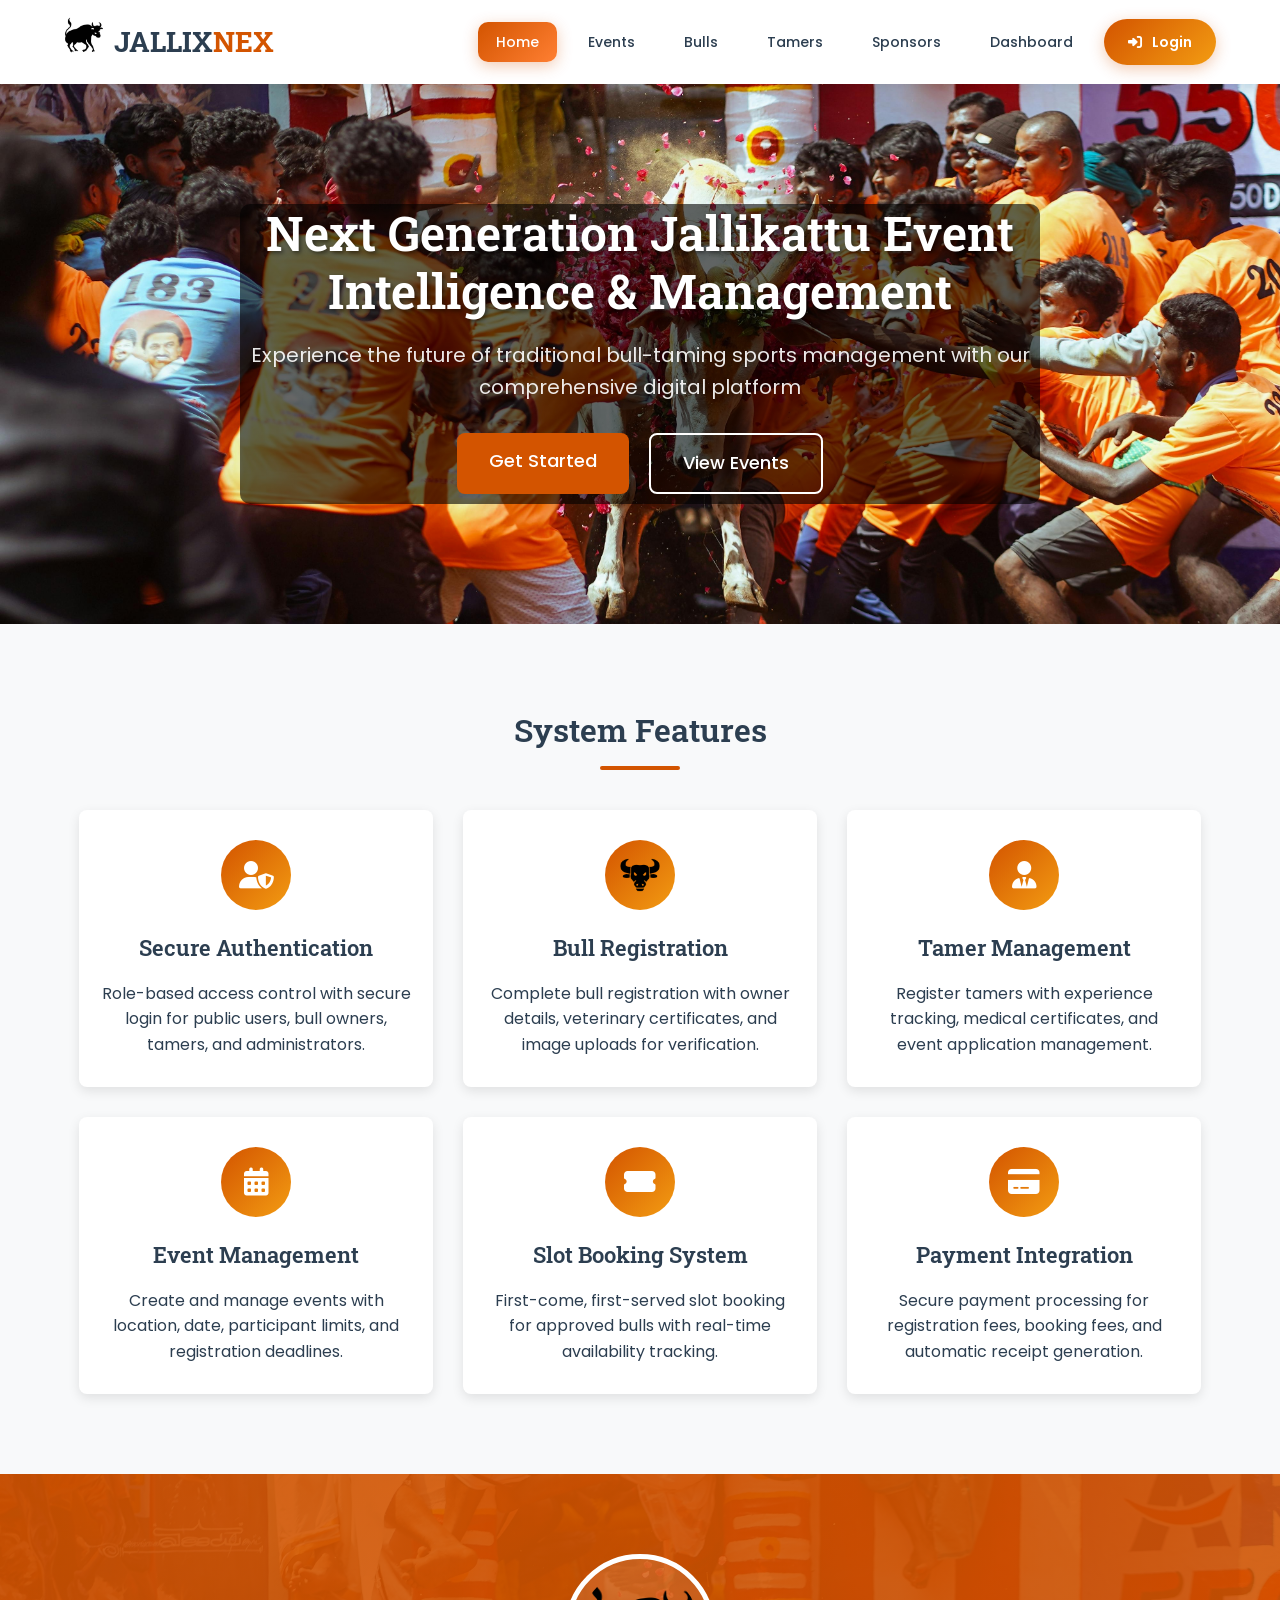
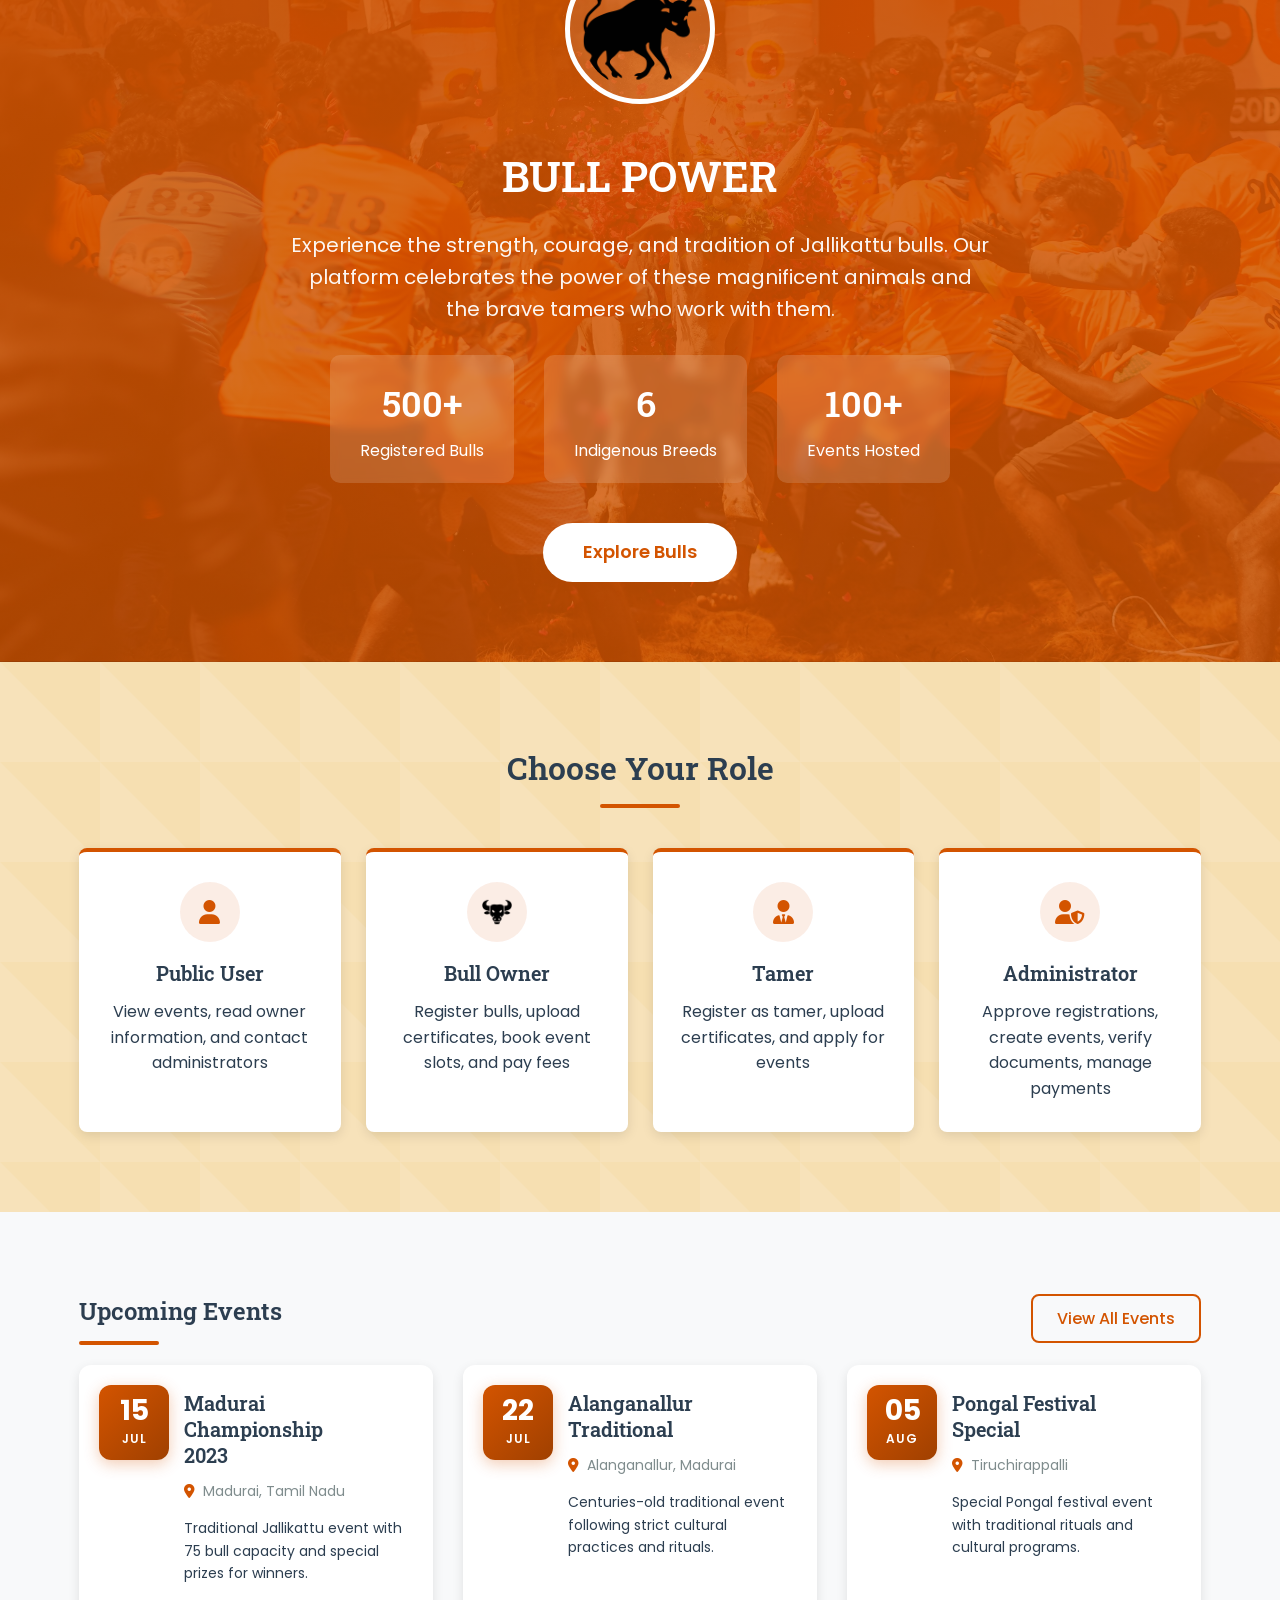
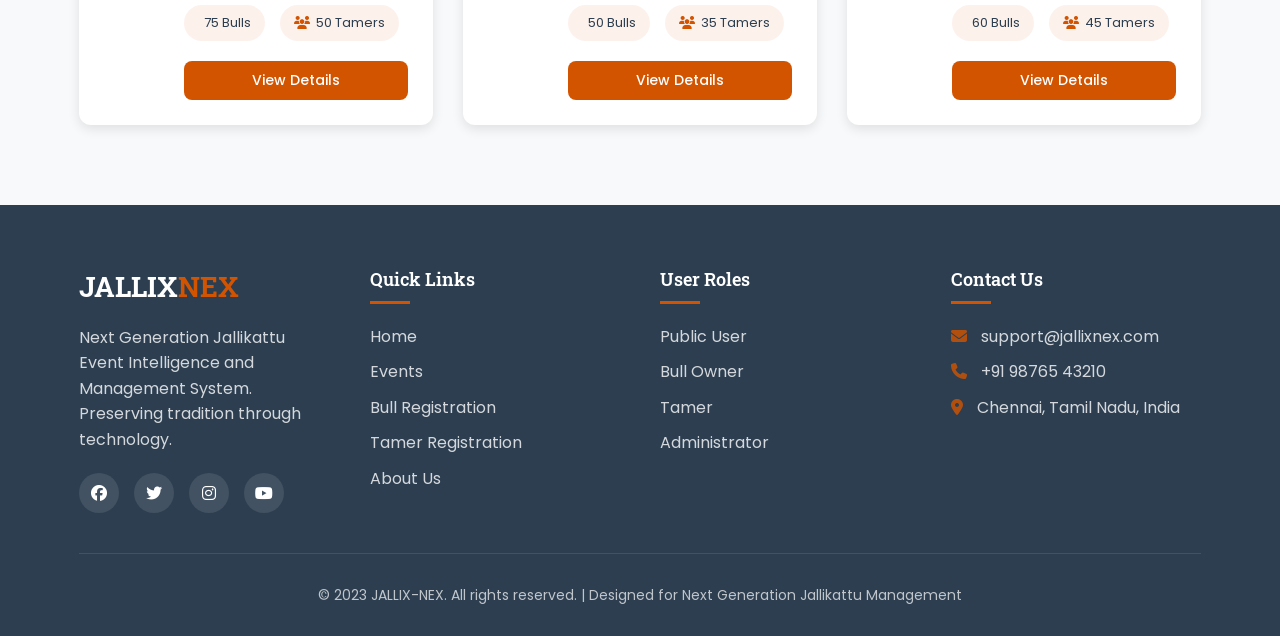
<file: index.html>
<!DOCTYPE html>
<html lang="en">
<head>
    <meta charset="UTF-8">
    <meta name="viewport" content="width=device-width, initial-scale=1.0">
    <title>JALLIX-NEX | Next Generation Jallikattu Management</title>
    <link rel="stylesheet" href="https://cdnjs.cloudflare.com/ajax/libs/font-awesome/6.4.0/css/all.min.css">
    <link href="https://fonts.googleapis.com/css2?family=Poppins:wght@300;400;500;600;700&family=Roboto+Slab:wght@400;500;700&display=swap" rel="stylesheet">
<link rel="stylesheet" href="css/style.css">
    <link rel="stylesheet" href="css/dashboard.css">
    <link rel="stylesheet" href="css/auth.css">
    <style>
        .event-content {
            padding: 25px 5px 25px 55px;
            flex: 1;
            display: flex;
            flex-direction: column;
            margin-left: 23px;
}

.events-grid .event-content {
    padding: 25px;
    flex: 1;
    display: flex;
    flex-direction: column;
    margin-left: 80px;
}

.events-grid .event-card .event-date {
    position: absolute;
    top: 20px;
    right: 20px;
    background: linear-gradient(135deg, var(--primary), var(--primary-dark));
    color: white;
    padding: 12px 18px;
    border-radius: 12px;
    text-align: center;
    font-weight: 600;
    z-index: 2;
    min-width: -13px;
    box-shadow: 0 4px 15px rgba(211, 84, 0, 0.3);
    width: 20px;
}

.hero-content {
    background:  linear-gradient(rgba(0,0,0,0.6), rgba(0,0,0,0.6));
    border-radius: 10px;
}

.hero-content {
    max-width: 800px;
    height: 300px;
    margin: 0 auto;
}
    </style>
</head>
<body class="home-page">
    <!-- Header -->
    <header class="header">
        <div class="container header-container">
            <div class="logo">
                <div class="logo-icon">
                    <img src="images/bullicon.png" alt="Bull Icon" style="width: 40px; height: 40px;">
                </div>
                <div class="logo-text">JALLIX<span>NEX</span></div>
            </div>
            
            <div class="mobile-menu-btn" id="mobileMenuBtn">
                <i class="fas fa-bars"></i>
            </div>
            
            <nav class="nav">
                <ul class="nav-links" id="navLinks">
                    <li><a href="index.html" class="nav-link active">Home</a></li>
                    <li><a href="events.html" class="nav-link">Events</a></li>
                    <li><a href="bulls.html" class="nav-link">Bulls</a></li>
                    <li><a href="tamers.html" class="nav-link">Tamers</a></li>
                    <li><a href="sponsors.html" class="nav-link">Sponsors</a></li>
                    <!-- <li><a href="participants.html" class="nav-link">Register</a></li> -->
                    <li><a href="dashboard.html" class="nav-link">Dashboard</a></li>
                    <li>
                        <a href="login.html" class="nav-login-btn">
                            <i class="fas fa-sign-in-alt"></i>
                            <span>Login</span>
                            <span class="btn-shine"></span>
                        </a>
                    </li>
                </ul>
            </nav>
        </div>
    </header>

    <!-- Hero Section with Bull Image Background -->
    <section class="hero-section" style="background-image: url('images/home.jpg');">
        <div class="container">
            <div class="hero-content">
                <h1 class="hero-title">Next Generation Jallikattu Event Intelligence & Management</h1>
                <p class="hero-subtitle">Experience the future of traditional bull-taming sports management with our comprehensive digital platform</p>
                <div class="hero-buttons">
                    <a href="participants.html" class="btn btn-primary btn-lg">Get Started</a>
                    <a href="events.html" class="btn btn-outline-light btn-lg">View Events</a>
                </div>
            </div>
        </div>
    </section>

    <!-- Features Section -->
    <section class="features-section bg-light">
        <div class="container">
            <h2 class="section-title text-center">System Features</h2>
            <div class="features-grid">
                <div class="feature-card">
                    <div class="feature-icon">
                        <i class="fas fa-user-shield"></i>
                    </div>
                    <h3>Secure Authentication</h3>
                    <p>Role-based access control with secure login for public users, bull owners, tamers, and administrators.</p>
                </div>
                
                <div class="feature-card">
                    <div class="feature-icon">
                        <img src="images/bull.png" alt="Bull" style="width: 40px; height: 40px;">
                    </div>
                    <h3>Bull Registration</h3>
                    <p>Complete bull registration with owner details, veterinary certificates, and image uploads for verification.</p>
                </div>
                
                <div class="feature-card">
                    <div class="feature-icon">
                        <i class="fas fa-user-tie"></i>
                    </div>
                    <h3>Tamer Management</h3>
                    <p>Register tamers with experience tracking, medical certificates, and event application management.</p>
                </div>
                
                <div class="feature-card">
                    <div class="feature-icon">
                        <i class="fas fa-calendar-alt"></i>
                    </div>
                    <h3>Event Management</h3>
                    <p>Create and manage events with location, date, participant limits, and registration deadlines.</p>
                </div>
                
                <div class="feature-card">
                    <div class="feature-icon">
                        <i class="fas fa-ticket-alt"></i>
                    </div>
                    <h3>Slot Booking System</h3>
                    <p>First-come, first-served slot booking for approved bulls with real-time availability tracking.</p>
                </div>
                
                <div class="feature-card">
                    <div class="feature-icon">
                        <i class="fas fa-credit-card"></i>
                    </div>
                    <h3>Payment Integration</h3>
                    <p>Secure payment processing for registration fees, booking fees, and automatic receipt generation.</p>
                </div>
            </div>
        </div>
    </section>

    <!-- Bull Power Section -->
    <section class="bull-power-section" style="background: linear-gradient(rgba(211, 84, 0, 0.9), rgba(211, 84, 0, 0.8)), url('images/home.jpg'); background-size: cover; background-position: center; padding: 80px 0; text-align: center; color: white;">
        <div class="container">
            <div class="bull-power-icon" style="margin-bottom: 30px;">
                <img src="images/bullicon.png" alt="Bull Power" style="width: 150px; height: 150px; border-radius: 50%; border: 5px solid white; padding: 10px; background: rgba(255,255,255,0.1);">
            </div>
            <h2 style="font-size: 42px; margin-bottom: 20px; font-family: 'Roboto Slab', serif;">BULL POWER</h2>
            <p style="font-size: 20px; max-width: 700px; margin: 0 auto 30px; opacity: 0.95;">Experience the strength, courage, and tradition of Jallikattu bulls. Our platform celebrates the power of these magnificent animals and the brave tamers who work with them.</p>
            <div style="display: flex; justify-content: center; gap: 30px; flex-wrap: wrap; margin-bottom: 40px;">
                <div style="background: rgba(255,255,255,0.15); padding: 20px 30px; border-radius: 10px; backdrop-filter: blur(5px);">
                    <h3 style="font-size: 36px; margin-bottom: 5px;">500+</h3>
                    <p>Registered Bulls</p>
                </div>
                <div style="background: rgba(255,255,255,0.15); padding: 20px 30px; border-radius: 10px; backdrop-filter: blur(5px);">
                    <h3 style="font-size: 36px; margin-bottom: 5px;">6</h3>
                    <p>Indigenous Breeds</p>
                </div>
                <div style="background: rgba(255,255,255,0.15); padding: 20px 30px; border-radius: 10px; backdrop-filter: blur(5px);">
                    <h3 style="font-size: 36px; margin-bottom: 5px;">100+</h3>
                    <p>Events Hosted</p>
                </div>
            </div>
            <a href="bulls.html" class="btn btn-lg" style="background: white; color: #d35400; padding: 15px 40px; font-weight: 600; border-radius: 50px;">Explore Bulls</a>
        </div>
    </section>

    <!-- User Roles Section -->
    <section class="roles-section">
        <div class="container">
            <h2 class="section-title text-center">Choose Your Role</h2>
            <div class="roles-grid">
                <a href="participants.html?role=public" class="role-card">
                    <div class="role-icon">
                        <i class="fas fa-user"></i>
                    </div>
                    <h3>Public User</h3>
                    <p>View events, read owner information, and contact administrators</p>
                </a>
                
                <a href="participants.html?role=owner" class="role-card">
                    <div class="role-icon">
                        <img src="images/bull.png" alt="Bull" style="width: 30px; height: 30px;">
                    </div>
                    <h3>Bull Owner</h3>
                    <p>Register bulls, upload certificates, book event slots, and pay fees</p>
                </a>
                
                <a href="participants.html?role=tamer" class="role-card">
                    <div class="role-icon">
                        <i class="fas fa-user-tie"></i>
                    </div>
                    <h3>Tamer</h3>
                    <p>Register as tamer, upload certificates, and apply for events</p>
                </a>
                
                <a href="login.html?role=admin" class="role-card">
                    <div class="role-icon">
                        <i class="fas fa-user-shield"></i>
                    </div>
                    <h3>Administrator</h3>
                    <p>Approve registrations, create events, verify documents, manage payments</p>
                </a>
            </div>
        </div>
    </section>

    <!-- Upcoming Events Preview -->
    <section class="events-preview bg-light">
        <div class="container">
            <div class="section-header">
                <h2 class="section-title">Upcoming Events</h2>
                <a href="events.html" class="btn btn-outline">View All Events</a>
            </div>
            <div class="events-grid">
                <div class="event-card">
                    <div class="event-date">
                        <span class="date-day">15</span>
                        <span class="date-month">JUL</span>
                    </div>
                    <div class="event-content">
                        <h3>Madurai Championship 2023</h3>
                        <p class="event-location"><i class="fas fa-map-marker-alt"></i> Madurai, Tamil Nadu</p>
                        <p class="event-desc">Traditional Jallikattu event with 75 bull capacity and special prizes for winners.</p>
                        <div class="event-meta">
                            <span><i class="fas fa-bull"></i> 75 Bulls</span>
                            <span><i class="fas fa-users"></i> 50 Tamers</span>
                        </div>
                        <a href="events.html" class="btn btn-primary btn-sm">View Details</a>
                    </div>
                </div>
                
                <div class="event-card">
                    <div class="event-date">
                        <span class="date-day">22</span>
                        <span class="date-month">JUL</span>
                    </div>
                    <div class="event-content">
                        <h3>Alanganallur Traditional</h3>
                        <p class="event-location"><i class="fas fa-map-marker-alt"></i> Alanganallur, Madurai</p>
                        <p class="event-desc">Centuries-old traditional event following strict cultural practices and rituals.</p>
                        <div class="event-meta">
                            <span><i class="fas fa-bull"></i> 50 Bulls</span>
                            <span><i class="fas fa-users"></i> 35 Tamers</span>
                        </div>
                        <a href="events.html" class="btn btn-primary btn-sm">View Details</a>
                    </div>
                </div>
                
                <div class="event-card">
                    <div class="event-date">
                        <span class="date-day">05</span>
                        <span class="date-month">AUG</span>
                    </div>
                    <div class="event-content">
                        <h3>Pongal Festival Special</h3>
                        <p class="event-location"><i class="fas fa-map-marker-alt"></i> Tiruchirappalli</p>
                        <p class="event-desc">Special Pongal festival event with traditional rituals and cultural programs.</p>
                        <div class="event-meta">
                            <span><i class="fas fa-bull"></i> 60 Bulls</span>
                            <span><i class="fas fa-users"></i> 45 Tamers</span>
                        </div>
                        <a href="events.html" class="btn btn-primary btn-sm">View Details</a>
                    </div>
                </div>
            </div>
        </div>
    </section>

    <!-- Footer -->
    <footer class="footer">
        <div class="container">
            <div class="footer-content">
                <div class="footer-about">
                    <div class="footer-logo">JALLIX<span>NEX</span></div>
                    <p>Next Generation Jallikattu Event Intelligence and Management System. Preserving tradition through technology.</p>
                    <div class="social-links">
                        <a href="#"><i class="fab fa-facebook"></i></a>
                        <a href="#"><i class="fab fa-twitter"></i></a>
                        <a href="#"><i class="fab fa-instagram"></i></a>
                        <a href="#"><i class="fab fa-youtube"></i></a>
                    </div>
                </div>
                
                <div class="footer-links">
                    <h4>Quick Links</h4>
                    <ul>
                        <li><a href="index.html">Home</a></li>
                        <li><a href="events.html">Events</a></li>
                        <li><a href="bulls.html">Bull Registration</a></li>
                        <li><a href="tamers.html">Tamer Registration</a></li>
                        <li><a href="about.html">About Us</a></li>
                    </ul>
                </div>
                
                <div class="footer-links">
                    <h4>User Roles</h4>
                    <ul>
                        <li><a href="participants.html?role=public">Public User</a></li>
                        <li><a href="participants.html?role=owner">Bull Owner</a></li>
                        <li><a href="participants.html?role=tamer">Tamer</a></li>
                        <li><a href="login.html?role=admin">Administrator</a></li>
                    </ul>
                </div>
                
                <div class="footer-contact">
                    <h4>Contact Us</h4>
                    <ul>
                        <li><i class="fas fa-envelope"></i> support@jallixnex.com</li>
                        <li><i class="fas fa-phone"></i> +91 98765 43210</li>
                        <li><i class="fas fa-map-marker-alt"></i> Chennai, Tamil Nadu, India</li>
                    </ul>
                </div>
            </div>
            
            <div class="footer-bottom">
                <p>&copy; 2023 JALLIX-NEX. All rights reserved. | Designed for Next Generation Jallikattu Management</p>
            </div>
        </div>
    </footer>

    <!-- <script src="js/main.js"></script> -->
</body>
</html>
</file>
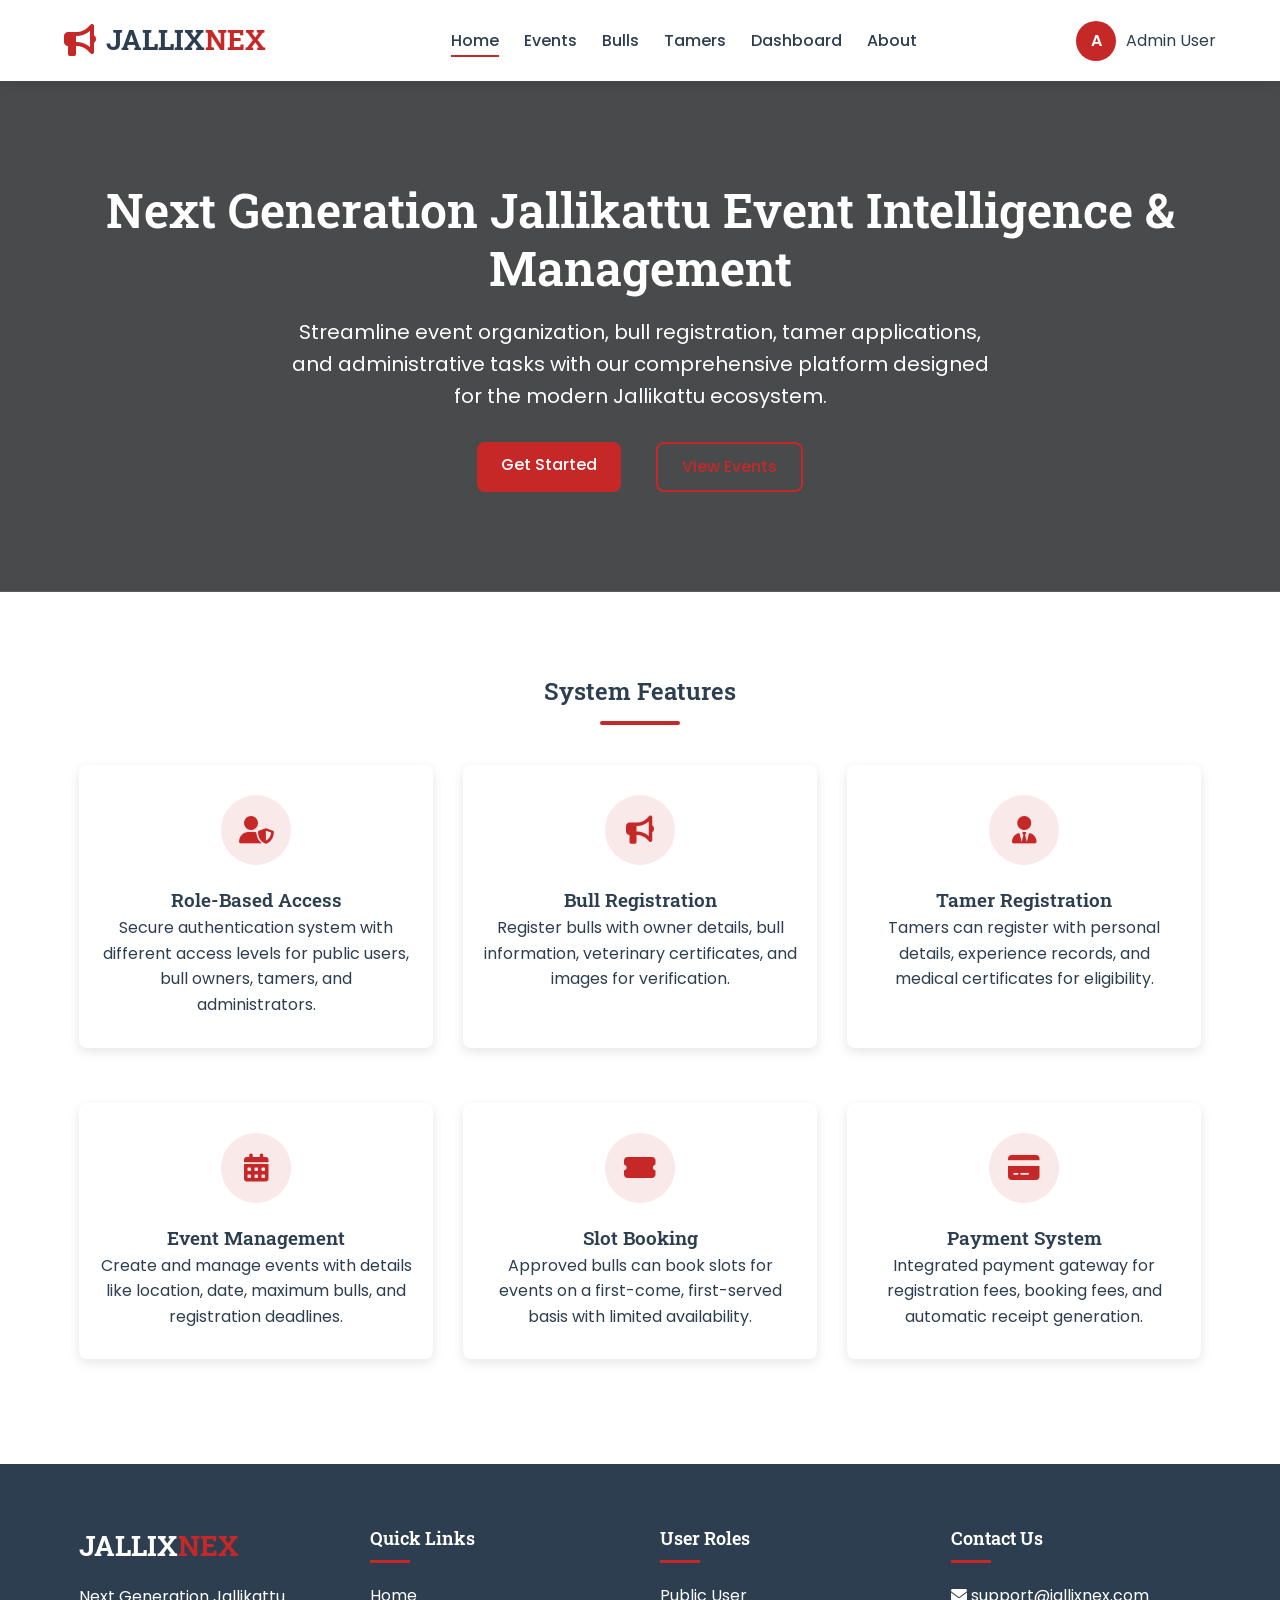
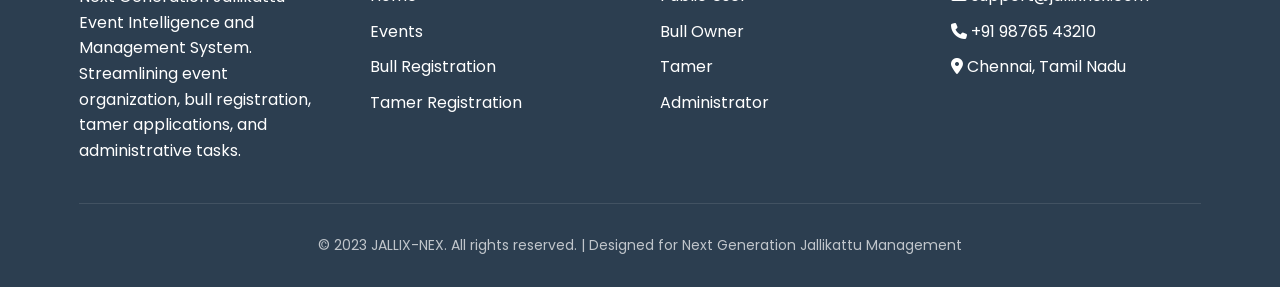
<file: Demo.html>
<!DOCTYPE html>
<html lang="en">
<head>
    <meta charset="UTF-8">
    <meta name="viewport" content="width=device-width, initial-scale=1.0">
    <title>JALLIX-NEX | Next Generation Jallikattu Management</title>
    <link rel="stylesheet" href="https://cdnjs.cloudflare.com/ajax/libs/font-awesome/6.4.0/css/all.min.css">
    <link href="https://fonts.googleapis.com/css2?family=Poppins:wght@300;400;500;600;700&family=Roboto+Slab:wght@400;500;700&display=swap" rel="stylesheet">
    <style>
        /* CSS Variables */
        :root {
            --primary: #c62828;
            --primary-dark: #8e0000;
            --primary-light: #ff5f52;
            --secondary: #f9a825;
            --secondary-dark: #c17900;
            --dark: #2c3e50;
            --light: #f8f9fa;
            --gray: #6c757d;
            --success: #28a745;
            --warning: #ffc107;
            --danger: #dc3545;
            --info: #17a2b8;
            --shadow: 0 4px 12px rgba(0, 0, 0, 0.1);
            --radius: 8px;
            --transition: all 0.3s ease;
        }
        
        /* Reset & Base Styles */
        * {
            margin: 0;
            padding: 0;
            box-sizing: border-box;
        }
        
        body {
            font-family: 'Poppins', sans-serif;
            color: var(--dark);
            background-color: #f5f7fa;
            line-height: 1.6;
        }
        
        h1, h2, h3, h4 {
            font-family: 'Roboto Slab', serif;
            font-weight: 600;
        }
        
        a {
            text-decoration: none;
            color: inherit;
        }
        
        ul {
            list-style: none;
        }
        
        .container {
            width: 90%;
            max-width: 1200px;
            margin: 0 auto;
            padding: 0 15px;
        }
        
        .btn {
            display: inline-block;
            padding: 10px 24px;
            border-radius: var(--radius);
            font-weight: 500;
            cursor: pointer;
            transition: var(--transition);
            border: none;
            font-size: 16px;
        }
        
        .btn-primary {
            background-color: var(--primary);
            color: white;
        }
        
        .btn-primary:hover {
            background-color: var(--primary-dark);
            transform: translateY(-2px);
            box-shadow: var(--shadow);
        }
        
        .btn-secondary {
            background-color: var(--secondary);
            color: var(--dark);
        }
        
        .btn-secondary:hover {
            background-color: var(--secondary-dark);
            transform: translateY(-2px);
            box-shadow: var(--shadow);
        }
        
        .btn-outline {
            background-color: transparent;
            border: 2px solid var(--primary);
            color: var(--primary);
        }
        
        .btn-outline:hover {
            background-color: var(--primary);
            color: white;
        }
        
        .section-title {
            text-align: center;
            margin-bottom: 40px;
            position: relative;
            padding-bottom: 15px;
        }
        
        .section-title::after {
            content: '';
            position: absolute;
            width: 80px;
            height: 4px;
            background-color: var(--primary);
            bottom: 0;
            left: 50%;
            transform: translateX(-50%);
            border-radius: 2px;
        }
        
        .card {
            background-color: white;
            border-radius: var(--radius);
            box-shadow: var(--shadow);
            padding: 25px;
            margin-bottom: 25px;
            transition: var(--transition);
        }
        
        .card:hover {
            transform: translateY(-5px);
            box-shadow: 0 8px 20px rgba(0, 0, 0, 0.15);
        }
        
        /* Header & Navigation */
        header {
            background-color: white;
            box-shadow: 0 2px 15px rgba(0, 0, 0, 0.1);
            position: sticky;
            top: 0;
            z-index: 1000;
        }
        
        .header-container {
            display: flex;
            justify-content: space-between;
            align-items: center;
            padding: 15px 0;
        }
        
        .logo {
            display: flex;
            align-items: center;
        }
        
        .logo-icon {
            color: var(--primary);
            font-size: 32px;
            margin-right: 10px;
        }
        
        .logo-text {
            font-family: 'Roboto Slab', serif;
            font-size: 28px;
            font-weight: 700;
            color: var(--dark);
        }
        
        .logo-text span {
            color: var(--primary);
        }
        
        .nav-links {
            display: flex;
        }
        
        .nav-links li {
            margin-left: 25px;
        }
        
        .nav-links a {
            font-weight: 500;
            padding: 5px 0;
            position: relative;
        }
        
        .nav-links a::after {
            content: '';
            position: absolute;
            width: 0;
            height: 2px;
            background-color: var(--primary);
            bottom: 0;
            left: 0;
            transition: var(--transition);
        }
        
        .nav-links a:hover::after,
        .nav-links a.active::after {
            width: 100%;
        }
        
        .user-profile {
            display: flex;
            align-items: center;
            cursor: pointer;
            position: relative;
        }
        
        .user-avatar {
            width: 40px;
            height: 40px;
            border-radius: 50%;
            background-color: var(--primary);
            color: white;
            display: flex;
            align-items: center;
            justify-content: center;
            font-weight: 600;
            margin-right: 10px;
        }
        
        .user-dropdown {
            position: absolute;
            top: 100%;
            right: 0;
            background-color: white;
            box-shadow: var(--shadow);
            border-radius: var(--radius);
            min-width: 200px;
            padding: 10px 0;
            display: none;
            z-index: 100;
        }
        
        .user-profile:hover .user-dropdown {
            display: block;
        }
        
        .user-dropdown li {
            padding: 10px 20px;
            transition: var(--transition);
        }
        
        .user-dropdown li:hover {
            background-color: rgba(198, 40, 40, 0.1);
        }
        
        .mobile-menu-btn {
            display: none;
            font-size: 24px;
            cursor: pointer;
        }
        
        /* Hero Section */
        .hero {
            background: linear-gradient(rgba(0, 0, 0, 0.7), rgba(0, 0, 0, 0.7)), url('https://images.unsplash.com/photo-1546182993-4d2c3a28b76f?ixlib=rb-4.0.3&ixid=M3wxMjA3fDB8MHxwaG90by1wYWdlfHx8fGVufDB8fHx8fA%3D%3D&auto=format&fit=crop&w=2070&q=80');
            background-size: cover;
            background-position: center;
            color: white;
            padding: 100px 0;
            text-align: center;
        }
        
        .hero h1 {
            font-size: 48px;
            margin-bottom: 20px;
            line-height: 1.2;
        }
        
        .hero p {
            font-size: 20px;
            max-width: 700px;
            margin: 0 auto 30px;
        }
        
        /* Features Section */
        .features {
            padding: 80px 0;
            background-color: white;
        }
        
        .features-grid {
            display: grid;
            grid-template-columns: repeat(auto-fit, minmax(280px, 1fr));
            gap: 30px;
        }
        
        .feature-card {
            text-align: center;
            padding: 30px 20px;
        }
        
        .feature-icon {
            width: 70px;
            height: 70px;
            background-color: rgba(198, 40, 40, 0.1);
            border-radius: 50%;
            display: flex;
            align-items: center;
            justify-content: center;
            margin: 0 auto 20px;
            color: var(--primary);
            font-size: 28px;
        }
        
        /* Dashboard */
        .dashboard {
            padding: 50px 0;
        }
        
        .dashboard-header {
            display: flex;
            justify-content: space-between;
            align-items: center;
            margin-bottom: 30px;
        }
        
        .stats-grid {
            display: grid;
            grid-template-columns: repeat(auto-fit, minmax(240px, 1fr));
            gap: 20px;
            margin-bottom: 40px;
        }
        
        .stat-card {
            text-align: center;
            padding: 25px;
        }
        
        .stat-number {
            font-size: 36px;
            font-weight: 700;
            color: var(--primary);
            margin-bottom: 5px;
        }
        
        .stat-label {
            font-size: 16px;
            color: var(--gray);
        }
        
        /* Forms */
        .form-container {
            max-width: 800px;
            margin: 40px auto;
            padding: 40px;
        }
        
        .form-title {
            margin-bottom: 30px;
            text-align: center;
            color: var(--dark);
        }
        
        .form-group {
            margin-bottom: 20px;
        }
        
        .form-group label {
            display: block;
            margin-bottom: 8px;
            font-weight: 500;
        }
        
        .form-control {
            width: 100%;
            padding: 12px 15px;
            border: 1px solid #ddd;
            border-radius: var(--radius);
            font-size: 16px;
            transition: var(--transition);
        }
        
        .form-control:focus {
            border-color: var(--primary);
            outline: none;
            box-shadow: 0 0 0 3px rgba(198, 40, 40, 0.2);
        }
        
        .form-row {
            display: flex;
            gap: 20px;
        }
        
        .form-row .form-group {
            flex: 1;
        }
        
        .file-upload {
            border: 2px dashed #ddd;
            border-radius: var(--radius);
            padding: 30px;
            text-align: center;
            cursor: pointer;
            transition: var(--transition);
        }
        
        .file-upload:hover {
            border-color: var(--primary);
        }
        
        .file-upload i {
            font-size: 40px;
            color: var(--gray);
            margin-bottom: 15px;
        }
        
        /* Tables */
        .table-container {
            overflow-x: auto;
            margin-bottom: 30px;
        }
        
        .data-table {
            width: 100%;
            border-collapse: collapse;
            background-color: white;
            box-shadow: var(--shadow);
            border-radius: var(--radius);
            overflow: hidden;
        }
        
        .data-table th {
            background-color: var(--primary);
            color: white;
            text-align: left;
            padding: 15px;
            font-weight: 600;
        }
        
        .data-table td {
            padding: 15px;
            border-bottom: 1px solid #eee;
        }
        
        .data-table tr:hover {
            background-color: rgba(0, 0, 0, 0.02);
        }
        
        .status-badge {
            display: inline-block;
            padding: 5px 12px;
            border-radius: 20px;
            font-size: 14px;
            font-weight: 500;
        }
        
        .status-pending {
            background-color: rgba(255, 193, 7, 0.2);
            color: var(--warning);
        }
        
        .status-approved {
            background-color: rgba(40, 167, 69, 0.2);
            color: var(--success);
        }
        
        .status-rejected {
            background-color: rgba(220, 53, 69, 0.2);
            color: var(--danger);
        }
        
        /* Event Cards */
        .events-grid {
            display: grid;
            grid-template-columns: repeat(auto-fill, minmax(350px, 1fr));
            gap: 25px;
        }
        
        .event-card {
            position: relative;
        }
        
        .event-date {
            position: absolute;
            top: 20px;
            left: 20px;
            background-color: var(--primary);
            color: white;
            padding: 10px 15px;
            border-radius: var(--radius);
            text-align: center;
            font-weight: 600;
        }
        
        .event-date .day {
            font-size: 24px;
            line-height: 1;
        }
        
        .event-date .month {
            font-size: 14px;
        }
        
        .event-info {
            margin-top: 15px;
        }
        
        .event-info h3 {
            margin-bottom: 10px;
            font-size: 20px;
        }
        
        .event-meta {
            display: flex;
            margin-bottom: 15px;
            color: var(--gray);
        }
        
        .event-meta span {
            margin-right: 15px;
            display: flex;
            align-items: center;
        }
        
        .event-meta i {
            margin-right: 5px;
        }
        
        /* Footer */
        footer {
            background-color: var(--dark);
            color: white;
            padding: 60px 0 30px;
        }
        
        .footer-content {
            display: grid;
            grid-template-columns: repeat(auto-fit, minmax(250px, 1fr));
            gap: 40px;
            margin-bottom: 40px;
        }
        
        .footer-logo {
            font-family: 'Roboto Slab', serif;
            font-size: 28px;
            font-weight: 700;
            margin-bottom: 15px;
        }
        
        .footer-logo span {
            color: var(--primary);
        }
        
        .footer-links h4 {
            margin-bottom: 20px;
            font-size: 18px;
            position: relative;
            padding-bottom: 10px;
        }
        
        .footer-links h4::after {
            content: '';
            position: absolute;
            width: 40px;
            height: 3px;
            background-color: var(--primary);
            bottom: 0;
            left: 0;
        }
        
        .footer-links li {
            margin-bottom: 10px;
        }
        
        .footer-links a:hover {
            color: var(--primary-light);
        }
        
        .copyright {
            text-align: center;
            padding-top: 30px;
            border-top: 1px solid rgba(255, 255, 255, 0.1);
            color: rgba(255, 255, 255, 0.7);
            font-size: 14px;
        }
        
        /* Page-specific styles */
        .page-header {
            background-color: var(--primary);
            color: white;
            padding: 60px 0;
            text-align: center;
        }
        
        .role-selector {
            display: flex;
            justify-content: center;
            flex-wrap: wrap;
            gap: 20px;
            margin-top: 30px;
        }
        
        .role-card {
            width: 180px;
            padding: 30px 20px;
            text-align: center;
            border-radius: var(--radius);
            cursor: pointer;
            transition: var(--transition);
            background-color: white;
            color: var(--dark);
        }
        
        .role-card:hover {
            transform: translateY(-10px);
            box-shadow: var(--shadow);
        }
        
        .role-card.active {
            background-color: var(--primary);
            color: white;
        }
        
        .role-icon {
            font-size: 40px;
            margin-bottom: 15px;
        }
        
        /* Responsive Design */
        @media (max-width: 992px) {
            .hero h1 {
                font-size: 40px;
            }
            
            .form-row {
                flex-direction: column;
                gap: 0;
            }
        }
        
        @media (max-width: 768px) {
            .mobile-menu-btn {
                display: block;
            }
            
            .nav-links {
                position: fixed;
                top: 80px;
                left: 0;
                width: 100%;
                background-color: white;
                flex-direction: column;
                padding: 20px;
                box-shadow: 0 10px 15px rgba(0, 0, 0, 0.1);
                transform: translateY(-100%);
                opacity: 0;
                transition: var(--transition);
                z-index: 999;
            }
            
            .nav-links.active {
                transform: translateY(0);
                opacity: 1;
            }
            
            .nav-links li {
                margin: 0 0 15px 0;
            }
            
            .hero h1 {
                font-size: 32px;
            }
            
            .hero p {
                font-size: 18px;
            }
            
            .form-container {
                padding: 25px;
            }
        }
        
        @media (max-width: 576px) {
            .hero {
                padding: 70px 0;
            }
            
            .stats-grid {
                grid-template-columns: 1fr;
            }
            
            .events-grid {
                grid-template-columns: 1fr;
            }
        }
        
        /* Utility Classes */
        .text-center {
            text-align: center;
        }
        
        .mt-20 {
            margin-top: 20px;
        }
        
        .mt-30 {
            margin-top: 30px;
        }
        
        .mb-20 {
            margin-bottom: 20px;
        }
        
        .mb-30 {
            margin-bottom: 30px;
        }
        
        .hidden {
            display: none !important;
        }
        
        .page {
            display: none;
        }
        
        .page.active {
            display: block;
        }
    </style>
</head>
<body>
    <!-- Header -->
    <header>
        <div class="container header-container">
            <div class="logo">
                <div class="logo-icon">
                    <i class="fas fa-bullhorn"></i>
                </div>
                <div class="logo-text">JALLIX<span>NEX</span></div>
            </div>
            
            <div class="mobile-menu-btn" id="mobileMenuBtn">
                <i class="fas fa-bars"></i>
            </div>
            
            <nav>
                <ul class="nav-links" id="navLinks">
                    <li><a href="#home" class="nav-link active" data-page="home">Home</a></li>
                    <li><a href="#events" class="nav-link" data-page="events">Events</a></li>
                    <li><a href="#bulls" class="nav-link" data-page="bulls">Bulls</a></li>
                    <li><a href="#tamers" class="nav-link" data-page="tamers">Tamers</a></li>
                    <li><a href="#dashboard" class="nav-link" data-page="dashboard">Dashboard</a></li>
                    <li><a href="#about" class="nav-link" data-page="about">About</a></li>
                </ul>
            </nav>
            
            <div class="user-profile">
                <div class="user-avatar">A</div>
                <span>Admin User</span>
                <ul class="user-dropdown">
                    <li><a href="#profile"><i class="fas fa-user-circle"></i> Profile</a></li>
                    <li><a href="#settings"><i class="fas fa-cog"></i> Settings</a></li>
                    <li><a href="#logout"><i class="fas fa-sign-out-alt"></i> Logout</a></li>
                </ul>
            </div>
        </div>
    </header>

    <!-- Home Page -->
    <section id="home" class="page active">
        <div class="hero">
            <div class="container">
                <h1>Next Generation Jallikattu Event Intelligence & Management</h1>
                <p>Streamline event organization, bull registration, tamer applications, and administrative tasks with our comprehensive platform designed for the modern Jallikattu ecosystem.</p>
                <div class="role-selector">
                    <a href="#register" class="btn btn-primary" style="margin-right: 15px;">Get Started</a>
                    <a href="#events" class="btn btn-outline">View Events</a>
                </div>
            </div>
        </div>
        
        <section class="features">
            <div class="container">
                <h2 class="section-title">System Features</h2>
                <div class="features-grid">
                    <div class="feature-card card">
                        <div class="feature-icon">
                            <i class="fas fa-user-shield"></i>
                        </div>
                        <h3>Role-Based Access</h3>
                        <p>Secure authentication system with different access levels for public users, bull owners, tamers, and administrators.</p>
                    </div>
                    
                    <div class="feature-card card">
                        <div class="feature-icon">
                            <i class="fas fa-bullhorn"></i>
                        </div>
                        <h3>Bull Registration</h3>
                        <p>Register bulls with owner details, bull information, veterinary certificates, and images for verification.</p>
                    </div>
                    
                    <div class="feature-card card">
                        <div class="feature-icon">
                            <i class="fas fa-user-tie"></i>
                        </div>
                        <h3>Tamer Registration</h3>
                        <p>Tamers can register with personal details, experience records, and medical certificates for eligibility.</p>
                    </div>
                    
                    <div class="feature-card card">
                        <div class="feature-icon">
                            <i class="fas fa-calendar-alt"></i>
                        </div>
                        <h3>Event Management</h3>
                        <p>Create and manage events with details like location, date, maximum bulls, and registration deadlines.</p>
                    </div>
                    
                    <div class="feature-card card">
                        <div class="feature-icon">
                            <i class="fas fa-ticket-alt"></i>
                        </div>
                        <h3>Slot Booking</h3>
                        <p>Approved bulls can book slots for events on a first-come, first-served basis with limited availability.</p>
                    </div>
                    
                    <div class="feature-card card">
                        <div class="feature-icon">
                            <i class="fas fa-credit-card"></i>
                        </div>
                        <h3>Payment System</h3>
                        <p>Integrated payment gateway for registration fees, booking fees, and automatic receipt generation.</p>
                    </div>
                </div>
            </div>
        </section>
    </section>

    <!-- Events Page -->
    <section id="events" class="page">
        <div class="page-header">
            <div class="container">
                <h2>Upcoming Jallikattu Events</h2>
                <p>Browse and apply for upcoming events in your region</p>
            </div>
        </div>
        
        <div class="dashboard">
            <div class="container">
                <div class="dashboard-header">
                    <h2>Events</h2>
                    <div>
                        <button class="btn btn-primary" id="createEventBtn"><i class="fas fa-plus"></i> Create New Event</button>
                    </div>
                </div>
                
                <div class="events-grid">
                    <div class="event-card card">
                        <div class="event-date">
                            <div class="day">15</div>
                            <div class="month">JUL</div>
                        </div>
                        <div class="event-info">
                            <h3>Madurai Jallikattu Championship 2023</h3>
                            <div class="event-meta">
                                <span><i class="fas fa-map-marker-alt"></i> Madurai, Tamil Nadu</span>
                                <span><i class="fas fa-bull"></i> Max: 75 Bulls</span>
                            </div>
                            <p>The biggest Jallikattu event in the region with participation from top bulls and tamers across the state.</p>
                            <div class="event-meta">
                                <span><i class="fas fa-calendar"></i> Deadline: 10 Jul 2023</span>
                                <span class="status-badge status-approved">Open</span>
                            </div>
                            <button class="btn btn-primary mt-20">View Details</button>
                        </div>
                    </div>
                    
                    <div class="event-card card">
                        <div class="event-date">
                            <div class="day">22</div>
                            <div class="month">JUL</div>
                        </div>
                        <div class="event-info">
                            <h3>Alanganallur Traditional Jallikattu</h3>
                            <div class="event-meta">
                                <span><i class="fas fa-map-marker-alt"></i> Alanganallur, Madurai</span>
                                <span><i class="fas fa-bull"></i> Max: 50 Bulls</span>
                            </div>
                            <p>Traditional event following centuries-old practices with strict adherence to cultural norms.</p>
                            <div class="event-meta">
                                <span><i class="fas fa-calendar"></i> Deadline: 18 Jul 2023</span>
                                <span class="status-badge status-approved">Open</span>
                            </div>
                            <button class="btn btn-primary mt-20">View Details</button>
                        </div>
                    </div>
                    
                    <div class="event-card card">
                        <div class="event-date">
                            <div class="day">05</div>
                            <div class="month">AUG</div>
                        </div>
                        <div class="event-info">
                            <h3>Pongal Special Jallikattu Festival</h3>
                            <div class="event-meta">
                                <span><i class="fas fa-map-marker-alt"></i> Tiruchirappalli</span>
                                <span><i class="fas fa-bull"></i> Max: 60 Bulls</span>
                            </div>
                            <p>Special event celebrating Pongal festival with traditional rituals and ceremonies.</p>
                            <div class="event-meta">
                                <span><i class="fas fa-calendar"></i> Deadline: 30 Jul 2023</span>
                                <span class="status-badge status-pending">Upcoming</span>
                            </div>
                            <button class="btn btn-primary mt-20">View Details</button>
                        </div>
                    </div>
                </div>
            </div>
        </div>
    </section>

    <!-- Bulls Page -->
    <section id="bulls" class="page">
        <div class="page-header">
            <div class="container">
                <h2>Bull Registration & Management</h2>
                <p>Register your bulls, upload certificates, and manage bookings</p>
            </div>
        </div>
        
        <div class="dashboard">
            <div class="container">
                <div class="dashboard-header">
                    <h2>Registered Bulls</h2>
                    <div>
                        <button class="btn btn-primary" id="registerBullBtn"><i class="fas fa-plus"></i> Register New Bull</button>
                    </div>
                </div>
                
                <div class="table-container">
                    <table class="data-table">
                        <thead>
                            <tr>
                                <th>Bull Name</th>
                                <th>Owner</th>
                                <th>Breed</th>
                                <th>Age</th>
                                <th>Certification</th>
                                <th>Status</th>
                                <th>Actions</th>
                            </tr>
                        </thead>
                        <tbody>
                            <tr>
                                <td>Vira</td>
                                <td>Raja Kumar</td>
                                <td>Kangayam</td>
                                <td>4 years</td>
                                <td><span class="status-badge status-approved">Verified</span></td>
                                <td><span class="status-badge status-approved">Active</span></td>
                                <td>
                                    <button class="btn btn-secondary" style="padding: 5px 10px; font-size: 14px;">View</button>
                                    <button class="btn btn-outline" style="padding: 5px 10px; font-size: 14px;">Edit</button>
                                </td>
                            </tr>
                            <tr>
                                <td>Simha</td>
                                <td>Muthu Vel</td>
                                <td>Pulikulam</td>
                                <td>5 years</td>
                                <td><span class="status-badge status-approved">Verified</span></td>
                                <td><span class="status-badge status-approved">Active</span></td>
                                <td>
                                    <button class="btn btn-secondary" style="padding: 5px 10px; font-size: 14px;">View</button>
                                    <button class="btn btn-outline" style="padding: 5px 10px; font-size: 14px;">Edit</button>
                                </td>
                            </tr>
                            <tr>
                                <td>Rana</td>
                                <td>Karthik Subramanian</td>
                                <td>Bargur</td>
                                <td>3.5 years</td>
                                <td><span class="status-badge status-pending">Pending</span></td>
                                <td><span class="status-badge status-pending">In Review</span></td>
                                <td>
                                    <button class="btn btn-secondary" style="padding: 5px 10px; font-size: 14px;">View</button>
                                    <button class="btn btn-outline" style="padding: 5px 10px; font-size: 14px;">Edit</button>
                                </td>
                            </tr>
                            <tr>
                                <td>Bheema</td>
                                <td>Siva Prakash</td>
                                <td>Umblachery</td>
                                <td>6 years</td>
                                <td><span class="status-badge status-approved">Verified</span></td>
                                <td><span class="status-badge status-approved">Active</span></td>
                                <td>
                                    <button class="btn btn-secondary" style="padding: 5px 10px; font-size: 14px;">View</button>
                                    <button class="btn btn-outline" style="padding: 5px 10px; font-size: 14px;">Edit</button>
                                </td>
                            </tr>
                        </tbody>
                    </table>
                </div>
                
                <!-- Bull Registration Form (Hidden by default) -->
                <div id="bullRegistrationForm" class="form-container card hidden">
                    <h2 class="form-title">Register New Bull</h2>
                    <form id="bullForm">
                        <div class="form-row">
                            <div class="form-group">
                                <label for="bullName">Bull Name *</label>
                                <input type="text" id="bullName" class="form-control" required>
                            </div>
                            <div class="form-group">
                                <label for="bullBreed">Breed *</label>
                                <select id="bullBreed" class="form-control" required>
                                    <option value="">Select Breed</option>
                                    <option value="kangayam">Kangayam</option>
                                    <option value="pulikulam">Pulikulam</option>
                                    <option value="bargur">Bargur</option>
                                    <option value="umblachery">Umblachery</option>
                                    <option value="other">Other</option>
                                </select>
                            </div>
                        </div>
                        
                        <div class="form-row">
                            <div class="form-group">
                                <label for="bullAge">Age (years) *</label>
                                <input type="number" id="bullAge" class="form-control" min="1" max="15" required>
                            </div>
                            <div class="form-group">
                                <label for="bullColor">Color/Markings</label>
                                <input type="text" id="bullColor" class="form-control">
                            </div>
                        </div>
                        
                        <div class="form-group">
                            <label for="ownerName">Owner Name *</label>
                            <input type="text" id="ownerName" class="form-control" required>
                        </div>
                        
                        <div class="form-row">
                            <div class="form-group">
                                <label for="ownerPhone">Owner Phone *</label>
                                <input type="tel" id="ownerPhone" class="form-control" required>
                            </div>
                            <div class="form-group">
                                <label for="ownerEmail">Owner Email *</label>
                                <input type="email" id="ownerEmail" class="form-control" required>
                            </div>
                        </div>
                        
                        <div class="form-group">
                            <label>Veterinary Fitness Certificate *</label>
                            <div class="file-upload">
                                <i class="fas fa-file-upload"></i>
                                <p>Click to upload certificate (PDF, JPG, PNG)</p>
                                <input type="file" id="vetCertificate" style="display: none;">
                            </div>
                        </div>
                        
                        <div class="form-group">
                            <label>Bull Image *</label>
                            <div class="file-upload">
                                <i class="fas fa-camera"></i>
                                <p>Click to upload bull image (JPG, PNG)</p>
                                <input type="file" id="bullImage" style="display: none;">
                            </div>
                        </div>
                        
                        <div class="text-center mt-30">
                            <button type="submit" class="btn btn-primary" style="padding: 12px 40px;">Register Bull</button>
                            <button type="button" class="btn btn-outline" id="cancelBullForm" style="margin-left: 15px;">Cancel</button>
                        </div>
                    </form>
                </div>
            </div>
        </div>
    </section>

    <!-- Tamers Page -->
    <section id="tamers" class="page">
        <div class="page-header">
            <div class="container">
                <h2>Tamer Registration & Management</h2>
                <p>Register as a tamer, upload certificates, and apply for events</p>
            </div>
        </div>
        
        <div class="dashboard">
            <div class="container">
                <div class="dashboard-header">
                    <h2>Registered Tamers</h2>
                    <div>
                        <button class="btn btn-primary" id="registerTamerBtn"><i class="fas fa-plus"></i> Register New Tamer</button>
                    </div>
                </div>
                
                <div class="stats-grid">
                    <div class="stat-card card">
                        <div class="stat-number">127</div>
                        <div class="stat-label">Total Tamers</div>
                    </div>
                    <div class="stat-card card">
                        <div class="stat-number">89</div>
                        <div class="stat-label">Active Tamers</div>
                    </div>
                    <div class="stat-card card">
                        <div class="stat-number">23</div>
                        <div class="stat-label">Pending Approvals</div>
                    </div>
                    <div class="stat-card card">
                        <div class="stat-number">15</div>
                        <div class="stat-label">Applications This Month</div>
                    </div>
                </div>
                
                <div class="table-container">
                    <table class="data-table">
                        <thead>
                            <tr>
                                <th>Tamer Name</th>
                                <th>Experience</th>
                                <th>Location</th>
                                <th>Medical Certificate</th>
                                <th>Status</th>
                                <th>Actions</th>
                            </tr>
                        </thead>
                        <tbody>
                            <tr>
                                <td>Kumaravel Murugan</td>
                                <td>8 years</td>
                                <td>Madurai</td>
                                <td><span class="status-badge status-approved">Valid</span></td>
                                <td><span class="status-badge status-approved">Approved</span></td>
                                <td>
                                    <button class="btn btn-secondary" style="padding: 5px 10px; font-size: 14px;">View</button>
                                    <button class="btn btn-outline" style="padding: 5px 10px; font-size: 14px;">Verify</button>
                                </td>
                            </tr>
                            <tr>
                                <td>Arunachalam Siva</td>
                                <td>5 years</td>
                                <td>Trichy</td>
                                <td><span class="status-badge status-approved">Valid</span></td>
                                <td><span class="status-badge status-approved">Approved</span></td>
                                <td>
                                    <button class="btn btn-secondary" style="padding: 5px 10px; font-size: 14px;">View</button>
                                    <button class="btn btn-outline" style="padding: 5px 10px; font-size: 14px;">Verify</button>
                                </td>
                            </tr>
                            <tr>
                                <td>Mohan Raj</td>
                                <td>2 years</td>
                                <td>Coimbatore</td>
                                <td><span class="status-badge status-pending">Expiring Soon</span></td>
                                <td><span class="status-badge status-pending">Under Review</span></td>
                                <td>
                                    <button class="btn btn-secondary" style="padding: 5px 10px; font-size: 14px;">View</button>
                                    <button class="btn btn-outline" style="padding: 5px 10px; font-size: 14px;">Verify</button>
                                </td>
                            </tr>
                            <tr>
                                <td>Prakash Venkatesh</td>
                                <td>12 years</td>
                                <td>Salem</td>
                                <td><span class="status-badge status-approved">Valid</span></td>
                                <td><span class="status-badge status-approved">Approved</span></td>
                                <td>
                                    <button class="btn btn-secondary" style="padding: 5px 10px; font-size: 14px;">View</button>
                                    <button class="btn btn-outline" style="padding: 5px 10px; font-size: 14px;">Verify</button>
                                </td>
                            </tr>
                        </tbody>
                    </table>
                </div>
            </div>
        </div>
    </section>

    <!-- Dashboard Page -->
    <section id="dashboard" class="page">
        <div class="page-header">
            <div class="container">
                <h2>Admin Dashboard</h2>
                <p>Comprehensive overview and management tools for administrators</p>
            </div>
        </div>
        
        <div class="dashboard">
            <div class="container">
                <div class="stats-grid">
                    <div class="stat-card card">
                        <div class="stat-number">14</div>
                        <div class="stat-label">Upcoming Events</div>
                    </div>
                    <div class="stat-card card">
                        <div class="stat-number">236</div>
                        <div class="stat-label">Registered Bulls</div>
                    </div>
                    <div class="stat-card card">
                        <div class="stat-number">127</div>
                        <div class="stat-label">Registered Tamers</div>
                    </div>
                    <div class="stat-card card">
                        <div class="stat-number">₹2,84,500</div>
                        <div class="stat-label">Total Revenue</div>
                    </div>
                </div>
                
                <div class="dashboard-header">
                    <h2>Pending Approvals</h2>
                </div>
                
                <div class="table-container">
                    <table class="data-table">
                        <thead>
                            <tr>
                                <th>Type</th>
                                <th>Name</th>
                                <th>Submitted On</th>
                                <th>Details</th>
                                <th>Status</th>
                                <th>Actions</th>
                            </tr>
                        </thead>
                        <tbody>
                            <tr>
                                <td><i class="fas fa-bull"></i> Bull Registration</td>
                                <td>Rana (Bargur Breed)</td>
                                <td>25 Jun 2023</td>
                                <td>Age: 3.5 years, Owner: Karthik Subramanian</td>
                                <td><span class="status-badge status-pending">Pending</span></td>
                                <td>
                                    <button class="btn btn-secondary" style="padding: 5px 10px; font-size: 14px;">Review</button>
                                </td>
                            </tr>
                            <tr>
                                <td><i class="fas fa-user-tie"></i> Tamer Registration</td>
                                <td>Mohan Raj</td>
                                <td>24 Jun 2023</td>
                                <td>Experience: 2 years, Location: Coimbatore</td>
                                <td><span class="status-badge status-pending">Pending</span></td>
                                <td>
                                    <button class="btn btn-secondary" style="padding: 5px 10px; font-size: 14px;">Review</button>
                                </td>
                            </tr>
                            <tr>
                                <td><i class="fas fa-ticket-alt"></i> Event Slot Booking</td>
                                <td>Madurai Championship Slot #45</td>
                                <td>23 Jun 2023</td>
                                <td>Bull: Vira, Owner: Raja Kumar</td>
                                <td><span class="status-badge status-pending">Pending</span></td>
                                <td>
                                    <button class="btn btn-secondary" style="padding: 5px 10px; font-size: 14px;">Review</button>
                                </td>
                            </tr>
                            <tr>
                                <td><i class="fas fa-file-certificate"></i> Certificate Renewal</td>
                                <td>Veterinary Certificate - Simha</td>
                                <td>22 Jun 2023</td>
                                <td>Bull: Simha, Expires: 30 Jun 2023</td>
                                <td><span class="status-badge status-pending">Pending</span></td>
                                <td>
                                    <button class="btn btn-secondary" style="padding: 5px 10px; font-size: 14px;">Review</button>
                                </td>
                            </tr>
                        </tbody>
                    </table>
                </div>
                
                <div class="dashboard-header mt-30">
                    <h2>Recent Payments</h2>
                </div>
                
                <div class="table-container">
                    <table class="data-table">
                        <thead>
                            <tr>
                                <th>Payment ID</th>
                                <th>User</th>
                                <th>Description</th>
                                <th>Amount</th>
                                <th>Date</th>
                                <th>Status</th>
                            </tr>
                        </thead>
                        <tbody>
                            <tr>
                                <td>PMT-7832</td>
                                <td>Raja Kumar</td>
                                <td>Bull Registration Fee - Vira</td>
                                <td>₹2,500</td>
                                <td>28 Jun 2023</td>
                                <td><span class="status-badge status-approved">Completed</span></td>
                            </tr>
                            <tr>
                                <td>PMT-7831</td>
                                <td>Muthu Vel</td>
                                <td>Event Slot Booking - Alanganallur</td>
                                <td>₹5,000</td>
                                <td>27 Jun 2023</td>
                                <td><span class="status-badge status-approved">Completed</span></td>
                            </tr>
                            <tr>
                                <td>PMT-7830</td>
                                <td>Karthik Subramanian</td>
                                <td>Bull Registration Fee - Rana</td>
                                <td>₹2,500</td>
                                <td>25 Jun 2023</td>
                                <td><span class="status-badge status-pending">Processing</span></td>
                            </tr>
                            <tr>
                                <td>PMT-7829</td>
                                <td>Arunachalam Siva</td>
                                <td>Tamer Registration Renewal</td>
                                <td>₹1,000</td>
                                <td>24 Jun 2023</td>
                                <td><span class="status-badge status-approved">Completed</span></td>
                            </tr>
                        </tbody>
                    </table>
                </div>
            </div>
        </div>
    </section>

    <!-- About Page -->
    <section id="about" class="page">
        <div class="page-header">
            <div class="container">
                <h2>About JALLIX-NEX</h2>
                <p>Revolutionizing Jallikattu event management through technology</p>
            </div>
        </div>
        
        <div class="dashboard">
            <div class="container">
                <div class="card">
                    <h2 class="mb-20">Our Mission</h2>
                    <p>JALLIX-NEX aims to modernize and streamline the organization, registration, and management of Jallikattu events while preserving the cultural significance and traditional values of this ancient sport. Our platform brings transparency, efficiency, and accessibility to all stakeholders involved.</p>
                </div>
                
                <div class="card mt-20">
                    <h2 class="mb-20">Key Features</h2>
                    <div class="features-grid">
                        <div class="feature-card">
                            <h3><i class="fas fa-shield-alt"></i> Secure Authentication</h3>
                            <p>Role-based access control with secure login for all user types.</p>
                        </div>
                        <div class="feature-card">
                            <h3><i class="fas fa-bullhorn"></i> Bull Management</h3>
                            <p>Complete registration and certificate management for bulls.</p>
                        </div>
                        <div class="feature-card">
                            <h3><i class="fas fa-user-tie"></i> Tamer Portal</h3>
                            <p>Registration, certification, and event application for tamers.</p>
                        </div>
                        <div class="feature-card">
                            <h3><i class="fas fa-calendar-check"></i> Event Coordination</h3>
                            <p>End-to-end event creation, management, and slot booking.</p>
                        </div>
                    </div>
                </div>
                
                <div class="card mt-20">
                    <h2 class="mb-20">Contact Information</h2>
                    <div class="form-row">
                        <div class="form-group">
                            <h3><i class="fas fa-envelope"></i> Email</h3>
                            <p>admin@jallixnex.com</p>
                        </div>
                        <div class="form-group">
                            <h3><i class="fas fa-phone"></i> Phone</h3>
                            <p>+91 98765 43210</p>
                        </div>
                        <div class="form-group">
                            <h3><i class="fas fa-map-marker-alt"></i> Address</h3>
                            <p>Chennai, Tamil Nadu, India</p>
                        </div>
                    </div>
                </div>
            </div>
        </div>
    </section>

    <!-- Footer -->
    <footer>
        <div class="container">
            <div class="footer-content">
                <div class="footer-about">
                    <div class="footer-logo">JALLIX<span>NEX</span></div>
                    <p>Next Generation Jallikattu Event Intelligence and Management System. Streamlining event organization, bull registration, tamer applications, and administrative tasks.</p>
                </div>
                
                <div class="footer-links">
                    <h4>Quick Links</h4>
                    <ul>
                        <li><a href="#home">Home</a></li>
                        <li><a href="#events">Events</a></li>
                        <li><a href="#bulls">Bull Registration</a></li>
                        <li><a href="#tamers">Tamer Registration</a></li>
                    </ul>
                </div>
                
                <div class="footer-links">
                    <h4>User Roles</h4>
                    <ul>
                        <li><a href="#public">Public User</a></li>
                        <li><a href="#owner">Bull Owner</a></li>
                        <li><a href="#tamer">Tamer</a></li>
                        <li><a href="#admin">Administrator</a></li>
                    </ul>
                </div>
                
                <div class="footer-links">
                    <h4>Contact Us</h4>
                    <ul>
                        <li><i class="fas fa-envelope"></i> support@jallixnex.com</li>
                        <li><i class="fas fa-phone"></i> +91 98765 43210</li>
                        <li><i class="fas fa-map-marker-alt"></i> Chennai, Tamil Nadu</li>
                    </ul>
                </div>
            </div>
            
            <div class="copyright">
                <p>&copy; 2023 JALLIX-NEX. All rights reserved. | Designed for Next Generation Jallikattu Management</p>
            </div>
        </div>
    </footer>

    <script>
        // DOM Elements
        const mobileMenuBtn = document.getElementById('mobileMenuBtn');
        const navLinks = document.getElementById('navLinks');
        const navLinksItems = document.querySelectorAll('.nav-link');
        const pages = document.querySelectorAll('.page');
        const registerBullBtn = document.getElementById('registerBullBtn');
        const bullRegistrationForm = document.getElementById('bullRegistrationForm');
        const cancelBullForm = document.getElementById('cancelBullForm');
        const bullForm = document.getElementById('bullForm');
        const createEventBtn = document.getElementById('createEventBtn');
        const registerTamerBtn = document.getElementById('registerTamerBtn');
        const fileUploads = document.querySelectorAll('.file-upload');
        
        // Toggle mobile menu
        mobileMenuBtn.addEventListener('click', () => {
            navLinks.classList.toggle('active');
            mobileMenuBtn.querySelector('i').classList.toggle('fa-bars');
            mobileMenuBtn.querySelector('i').classList.toggle('fa-times');
        });
        
        // Navigation between pages
        navLinksItems.forEach(link => {
            link.addEventListener('click', (e) => {
                e.preventDefault();
                
                // Get target page
                const targetPage = link.getAttribute('data-page');
                
                // Update active nav link
                navLinksItems.forEach(item => item.classList.remove('active'));
                link.classList.add('active');
                
                // Show target page
                pages.forEach(page => {
                    page.classList.remove('active');
                    if (page.id === targetPage) {
                        page.classList.add('active');
                    }
                });
                
                // Close mobile menu if open
                if (navLinks.classList.contains('active')) {
                    navLinks.classList.remove('active');
                    mobileMenuBtn.querySelector('i').classList.remove('fa-times');
                    mobileMenuBtn.querySelector('i').classList.add('fa-bars');
                }
            });
        });
        
        // Show bull registration form
        if (registerBullBtn) {
            registerBullBtn.addEventListener('click', () => {
                bullRegistrationForm.classList.remove('hidden');
                window.scrollTo({
                    top: bullRegistrationForm.offsetTop - 100,
                    behavior: 'smooth'
                });
            });
        }
        
        // Hide bull registration form
        if (cancelBullForm) {
            cancelBullForm.addEventListener('click', () => {
                bullRegistrationForm.classList.add('hidden');
            });
        }
        
        // Handle bull form submission
        if (bullForm) {
            bullForm.addEventListener('submit', (e) => {
                e.preventDefault();
                
                // Get form data
                const bullName = document.getElementById('bullName').value;
                const bullBreed = document.getElementById('bullBreed').value;
                
                // Show success message
                alert(`Bull "${bullName}" (${bullBreed}) has been registered successfully! The application is now pending approval.`);
                
                // Reset form and hide
                bullForm.reset();
                bullRegistrationForm.classList.add('hidden');
            });
        }
        
        // Handle create event button
        if (createEventBtn) {
            createEventBtn.addEventListener('click', () => {
                alert('Event creation form would open here with fields for event name, location, date, max bulls, registration deadline, etc.');
            });
        }
        
        // Handle tamer registration button
        if (registerTamerBtn) {
            registerTamerBtn.addEventListener('click', () => {
                alert('Tamer registration form would open here with fields for personal details, experience, medical certificate upload, etc.');
            });
        }
        
        // File upload interactions
        fileUploads.forEach(upload => {
            upload.addEventListener('click', () => {
                const fileInput = upload.querySelector('input[type="file"]');
                fileInput.click();
            });
        });
        
        // Simulate login/register functionality
        const simulateLogin = () => {
            // This would normally connect to a backend
            console.log('Login/Register system would connect to Flask backend with password hashing');
        };
        
        // Simulate role-based access
        const checkUserRole = () => {
            // This would check user role from session/token
            const userRole = 'admin'; // Can be 'public', 'owner', 'tamer', 'admin'
            console.log(`Current user role: ${userRole}`);
            return userRole;
        };
        
        // Initialize the application
        document.addEventListener('DOMContentLoaded', () => {
            simulateLogin();
            checkUserRole();
            
            // Set up file upload change events
            document.querySelectorAll('input[type="file"]').forEach(input => {
                input.addEventListener('change', function() {
                    const fileName = this.files[0] ? this.files[0].name : 'No file chosen';
                    const uploadArea = this.closest('.file-upload');
                    const icon = uploadArea.querySelector('i');
                    const text = uploadArea.querySelector('p');
                    
                    if (this.files[0]) {
                        icon.className = 'fas fa-file-check';
                        icon.style.color = 'var(--success)';
                        text.textContent = fileName;
                        uploadArea.style.borderColor = 'var(--success)';
                    }
                });
            });
        });
    </script>
</body>
</html>
</file>
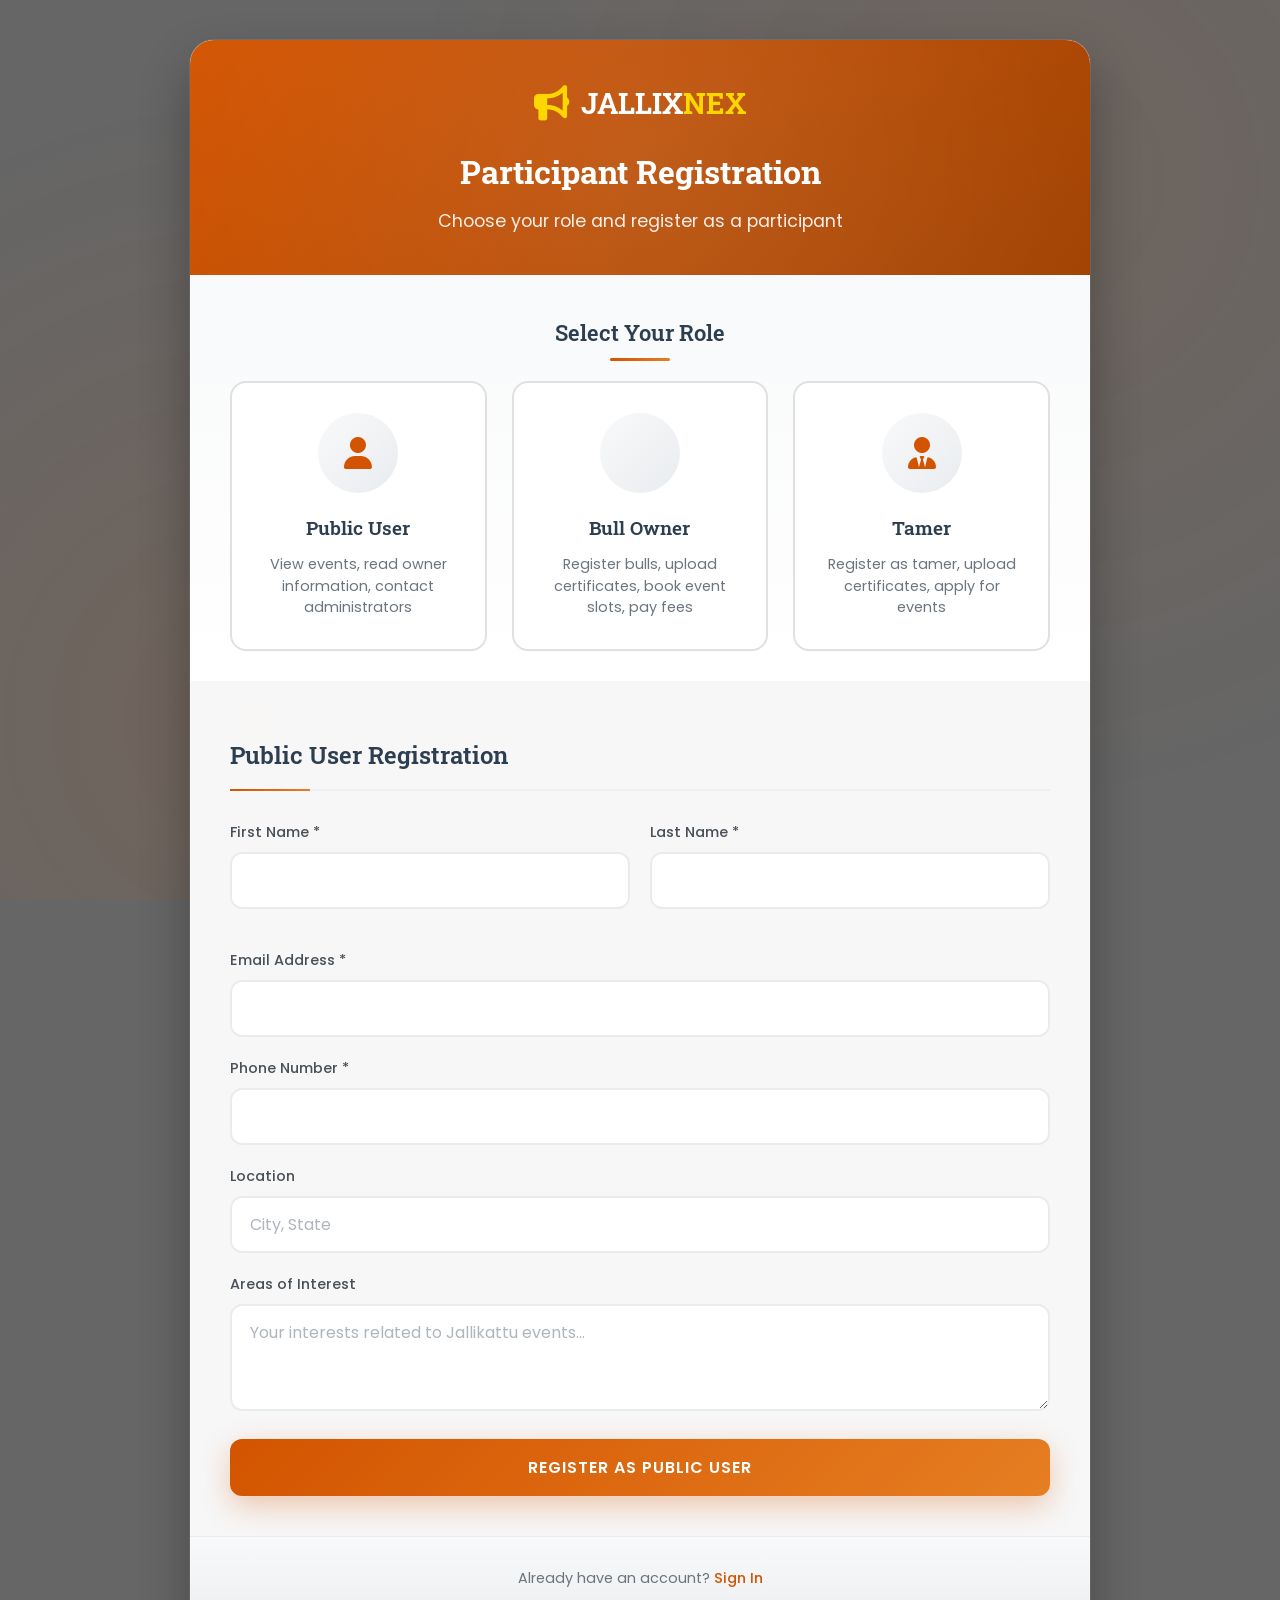
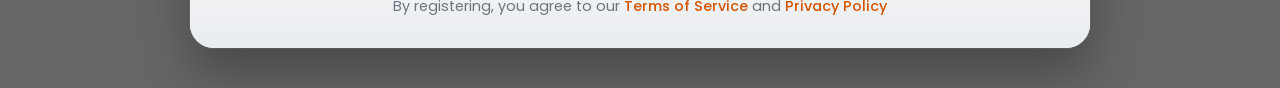
<file: participants.html>
<!DOCTYPE html>
<html lang="en">
<head>
    <meta charset="UTF-8">
    <meta name="viewport" content="width=device-width, initial-scale=1.0">
    <title>Participant Registration | JALLIX-NEX</title>
    <link rel="stylesheet" href="https://cdnjs.cloudflare.com/ajax/libs/font-awesome/6.4.0/css/all.min.css">
    <link href="https://fonts.googleapis.com/css2?family=Poppins:wght@300;400;500;600;700&family=Roboto+Slab:wght@400;500;700&display=swap" rel="stylesheet">
    <link rel="stylesheet" href="css/style.css">
    <link rel="stylesheet" href="css/auth.css">
    <link rel="stylesheet" href="css/participants.css">
</head>
<body class="registration-page" style="background-image: linear-gradient(rgba(0,0,0,0.6), rgba(0,0,0,0.6)), url('https://images.unsplash.com/photo-1586975323491-6d3e56d3f3d4?ixlib=rb-4.0.3&auto=format&fit=crop&w=2070&q=80');">
    <div class="registration-container">
        <div class="registration-card">
            <div class="registration-header">
                <a href="index.html" class="registration-logo">
                    <i class="fas fa-bullhorn"></i>
                    <span>JALLIX<span>NEX</span></span>
                </a>
                <h2>Participant Registration</h2>
                <p>Choose your role and register as a participant</p>
            </div>
            
            <!-- Role Selection -->
            <div class="role-selection">
                <h3>Select Your Role</h3>
                <div class="role-options">
                    <div class="role-option" data-role="public">
                        <div class="role-icon">
                            <i class="fas fa-user"></i>
                        </div>
                        <h4>Public User</h4>
                        <p>View events, read owner information, contact administrators</p>
                    </div>
                    
                    <div class="role-option" data-role="owner">
                        <div class="role-icon">
                            <i class="fas fa-bull"></i>
                        </div>
                        <h4>Bull Owner</h4>
                        <p>Register bulls, upload certificates, book event slots, pay fees</p>
                    </div>
                    
                    <div class="role-option" data-role="tamer">
                        <div class="role-icon">
                            <i class="fas fa-user-tie"></i>
                        </div>
                        <h4>Tamer</h4>
                        <p>Register as tamer, upload certificates, apply for events</p>
                    </div>
                </div>
            </div>
            
            <!-- Registration Forms -->
            <div class="registration-forms">
                <!-- Public User Form -->
                <form id="publicForm" class="registration-form active">
                    <h3>Public User Registration</h3>
                    <div class="form-row">
                        <div class="form-group">
                            <label for="pubFirstName">First Name *</label>
                            <input type="text" id="pubFirstName" class="form-control" required>
                        </div>
                        <div class="form-group">
                            <label for="pubLastName">Last Name *</label>
                            <input type="text" id="pubLastName" class="form-control" required>
                        </div>
                    </div>
                    
                    <div class="form-group">
                        <label for="pubEmail">Email Address *</label>
                        <input type="email" id="pubEmail" class="form-control" required>
                    </div>
                    
                    <div class="form-group">
                        <label for="pubPhone">Phone Number *</label>
                        <input type="tel" id="pubPhone" class="form-control" required>
                    </div>
                    
                    <div class="form-group">
                        <label for="pubLocation">Location</label>
                        <input type="text" id="pubLocation" class="form-control" placeholder="City, State">
                    </div>
                    
                    <div class="form-group">
                        <label for="pubInterests">Areas of Interest</label>
                        <textarea id="pubInterests" class="form-control" rows="3" placeholder="Your interests related to Jallikattu events..."></textarea>
                    </div>
                    
                    <button type="submit" class="btn btn-primary btn-block">Register as Public User</button>
                </form>
                
                <!-- Bull Owner Form -->
                <form id="ownerForm" class="registration-form">
                    <h3>Bull Owner Registration</h3>
                    
                    <div class="form-section">
                        <h4>Owner Information</h4>
                        <div class="form-row">
                            <div class="form-group">
                                <label for="ownerFirstName">First Name *</label>
                                <input type="text" id="ownerFirstName" class="form-control" required>
                            </div>
                            <div class="form-group">
                                <label for="ownerLastName">Last Name *</label>
                                <input type="text" id="ownerLastName" class="form-control" required>
                            </div>
                        </div>
                        
                        <div class="form-group">
                            <label for="ownerEmail">Email Address *</label>
                            <input type="email" id="ownerEmail" class="form-control" required>
                        </div>
                        
                        <div class="form-row">
                            <div class="form-group">
                                <label for="ownerPhone">Phone Number *</label>
                                <input type="tel" id="ownerPhone" class="form-control" required>
                            </div>
                            <div class="form-group">
                                <label for="ownerAadhaar">Aadhaar Number *</label>
                                <input type="text" id="ownerAadhaar" class="form-control" required>
                            </div>
                        </div>
                        
                        <div class="form-group">
                            <label for="ownerAddress">Address *</label>
                            <textarea id="ownerAddress" class="form-control" rows="3" required></textarea>
                        </div>
                    </div>
                    
                    <div class="form-section">
                        <h4>Bull Information</h4>
                        <div class="form-group">
                            <label for="bullName">Bull Name *</label>
                            <input type="text" id="bullName" class="form-control" required>
                        </div>
                        
                        <div class="form-row">
                            <div class="form-group">
                                <label for="bullBreed">Breed *</label>
                                <select id="bullBreed" class="form-control" required>
                                    <option value="">Select Breed</option>
                                    <option value="kangayam">Kangayam</option>
                                    <option value="pulikulam">Pulikulam</option>
                                    <option value="bargur">Bargur</option>
                                    <option value="umblachery">Umblachery</option>
                                    <option value="other">Other Indigenous Breed</option>
                                </select>
                            </div>
                            <div class="form-group">
                                <label for="bullAge">Age (years) *</label>
                                <input type="number" id="bullAge" class="form-control" min="1" max="15" required>
                            </div>
                        </div>
                        
                        <div class="form-row">
                            <div class="form-group">
                                <label for="bullColor">Color/Markings</label>
                                <input type="text" id="bullColor" class="form-control">
                            </div>
                            <div class="form-group">
                                <label for="bullWeight">Weight (approx. kg)</label>
                                <input type="number" id="bullWeight" class="form-control" min="100" max="1000">
                            </div>
                        </div>
                        
                        <div class="form-group">
                            <label for="bullHistory">Previous Event Participation</label>
                            <textarea id="bullHistory" class="form-control" rows="3" placeholder="List any previous events participated in"></textarea>
                        </div>
                    </div>
                    
                    <div class="form-section">
                        <h4>Upload Documents</h4>
                        <div class="form-group">
                            <label>Owner ID Proof (Aadhaar, Driving License, etc.) *</label>
                            <div class="file-upload">
                                <i class="fas fa-id-card"></i>
                                <p>Click to upload ID proof (PDF, JPG, PNG)</p>
                                <input type="file" id="ownerIdProof" class="hidden" accept=".pdf,.jpg,.jpeg,.png">
                            </div>
                        </div>
                        
                        <div class="form-group">
                            <label>Veterinary Fitness Certificate *</label>
                            <div class="file-upload">
                                <i class="fas fa-file-medical"></i>
                                <p>Click to upload certificate (PDF, JPG, PNG)</p>
                                <input type="file" id="vetCertificate" class="hidden" accept=".pdf,.jpg,.jpeg,.png">
                            </div>
                        </div>
                        
                        <div class="form-group">
                            <label>Bull Images (Multiple allowed)</label>
                            <div class="file-upload">
                                <i class="fas fa-images"></i>
                                <p>Click to upload bull images (JPG, PNG)</p>
                                <input type="file" id="bullImages" class="hidden" accept=".jpg,.jpeg,.png" multiple>
                            </div>
                        </div>
                    </div>
                    
                    <div class="form-section">
                        <h4>Payment Information</h4>
                        <div class="form-group">
                            <p>Registration Fee: <strong>₹2,500</strong> (per bull)</p>
                            <p>This includes initial registration and certificate verification.</p>
                        </div>
                        
                        <div class="form-group">
                            <label for="paymentMethod">Select Payment Method</label>
                            <select id="paymentMethod" class="form-control">
                                <option value="">Select Method</option>
                                <option value="online">Online Payment</option>
                                <option value="bank">Bank Transfer</option>
                                <option value="upi">UPI Payment</option>
                            </select>
                        </div>
                    </div>
                    
                    <div class="form-group">
                        <label class="checkbox">
                            <input type="checkbox" required>
                            <span>I agree to the terms and conditions and confirm that all information provided is accurate.</span>
                        </label>
                    </div>
                    
                    <button type="submit" class="btn btn-primary btn-block">Submit Registration (₹2,500)</button>
                </form>
                
                <!-- Tamer Form -->
                <form id="tamerForm" class="registration-form">
                    <h3>Tamer Registration</h3>
                    
                    <div class="form-section">
                        <h4>Personal Information</h4>
                        <div class="form-row">
                            <div class="form-group">
                                <label for="tamerFirstName">First Name *</label>
                                <input type="text" id="tamerFirstName" class="form-control" required>
                            </div>
                            <div class="form-group">
                                <label for="tamerLastName">Last Name *</label>
                                <input type="text" id="tamerLastName" class="form-control" required>
                            </div>
                        </div>
                        
                        <div class="form-group">
                            <label for="tamerEmail">Email Address *</label>
                            <input type="email" id="tamerEmail" class="form-control" required>
                        </div>
                        
                        <div class="form-row">
                            <div class="form-group">
                                <label for="tamerPhone">Phone Number *</label>
                                <input type="tel" id="tamerPhone" class="form-control" required>
                            </div>
                            <div class="form-group">
                                <label for="tamerAge">Age *</label>
                                <input type="number" id="tamerAge" class="form-control" min="18" max="60" required>
                            </div>
                        </div>
                        
                        <div class="form-row">
                            <div class="form-group">
                                <label for="tamerHeight">Height (cm)</label>
                                <input type="number" id="tamerHeight" class="form-control" min="140" max="200">
                            </div>
                            <div class="form-group">
                                <label for="tamerWeight">Weight (kg)</label>
                                <input type="number" id="tamerWeight" class="form-control" min="40" max="120">
                            </div>
                        </div>
                        
                        <div class="form-group">
                            <label for="tamerAddress">Address *</label>
                            <textarea id="tamerAddress" class="form-control" rows="3" required></textarea>
                        </div>
                    </div>
                    
                    <div class="form-section">
                        <h4>Experience & Skills</h4>
                        <div class="form-group">
                            <label for="tamerExperience">Years of Experience *</label>
                            <select id="tamerExperience" class="form-control" required>
                                <option value="">Select Experience</option>
                                <option value="0-1">0-1 year (Beginner)</option>
                                <option value="1-3">1-3 years (Intermediate)</option>
                                <option value="3-5">3-5 years (Experienced)</option>
                                <option value="5+">5+ years (Expert)</option>
                            </select>
                        </div>
                        
                        <div class="form-group">
                            <label for="tamerEvents">Previous Events Participated</label>
                            <textarea id="tamerEvents" class="form-control" rows="3" placeholder="List events you've participated in with dates"></textarea>
                        </div>
                        
                        <div class="form-group">
                            <label for="tamerAchievements">Achievements/Awards</label>
                            <textarea id="tamerAchievements" class="form-control" rows="3" placeholder="Any awards or recognitions received"></textarea>
                        </div>
                    </div>
                    
                    <div class="form-section">
                        <h4>Upload Documents</h4>
                        <div class="form-group">
                            <label>Identity Proof *</label>
                            <div class="file-upload">
                                <i class="fas fa-id-card"></i>
                                <p>Click to upload ID proof (PDF, JPG, PNG)</p>
                                <input type="file" id="tamerIdProof" class="hidden" accept=".pdf,.jpg,.jpeg,.png">
                            </div>
                        </div>
                        
                        <div class="form-group">
                            <label>Medical Fitness Certificate *</label>
                            <div class="file-upload">
                                <i class="fas fa-file-medical"></i>
                                <p>Click to upload medical certificate (PDF, JPG, PNG)</p>
                                <input type="file" id="medicalCertificate" class="hidden" accept=".pdf,.jpg,.jpeg,.png">
                            </div>
                        </div>
                        
                        <div class="form-group">
                            <label>Passport Size Photo *</label>
                            <div class="file-upload">
                                <i class="fas fa-user-circle"></i>
                                <p>Click to upload photo (JPG, PNG)</p>
                                <input type="file" id="tamerPhoto" class="hidden" accept=".jpg,.jpeg,.png">
                            </div>
                        </div>
                    </div>
                    
                    <div class="form-section">
                        <h4>Payment Information</h4>
                        <div class="form-group">
                            <p>Registration Fee: <strong>₹1,000</strong></p>
                            <p>This includes registration and medical certificate verification.</p>
                        </div>
                    </div>
                    
                    <div class="form-group">
                        <label class="checkbox">
                            <input type="checkbox" required>
                            <span>I understand the risks involved in Jallikattu and agree to participate at my own risk.</span>
                        </label>
                    </div>
                    
                    <div class="form-group">
                        <label class="checkbox">
                            <input type="checkbox" required>
                            <span>I agree to follow all safety guidelines and rules during events.</span>
                        </label>
                    </div>
                    
                    <button type="submit" class="btn btn-primary btn-block">Submit Registration (₹1,000)</button>
                </form>
            </div>
            
            <div class="registration-footer">
                <p>Already have an account? <a href="login.html">Sign In</a></p>
                <p>By registering, you agree to our <a href="#">Terms of Service</a> and <a href="#">Privacy Policy</a></p>
            </div>
        </div>
    </div>

    <script src="js/main.js"></script>
    <script>
        // Role selection for participant registration
        document.addEventListener('DOMContentLoaded', function() {
            const roleOptions = document.querySelectorAll('.role-option');
            const registrationForms = document.querySelectorAll('.registration-form');
            
            roleOptions.forEach(option => {
                option.addEventListener('click', function() {
                    const selectedRole = this.dataset.role;
                    
                    // Update active role option
                    roleOptions.forEach(opt => opt.classList.remove('active'));
                    this.classList.add('active');
                    
                    // Show corresponding registration form
                    registrationForms.forEach(form => {
                        form.classList.remove('active');
                        if (form.id === `${selectedRole}Form`) {
                            form.classList.add('active');
                        }
                    });
                    
                    // Store selected role
                    localStorage.setItem('selectedRole', selectedRole);
                });
            });
            
            // Check for role parameter in URL
            const urlParams = new URLSearchParams(window.location.search);
            const roleParam = urlParams.get('role');
            if (roleParam) {
                const targetOption = document.querySelector(`.role-option[data-role="${roleParam}"]`);
                if (targetOption) {
                    targetOption.click();
                }
            }
            
            // Handle form submissions
            const forms = document.querySelectorAll('.registration-form');
            forms.forEach(form => {
                form.addEventListener('submit', function(e) {
                    e.preventDefault();
                    
                    // Basic validation
                    const requiredInputs = this.querySelectorAll('input[required], select[required], textarea[required]');
                    let isValid = true;
                    
                    requiredInputs.forEach(input => {
                        if (!input.value.trim()) {
                            input.style.borderColor = 'var(--danger)';
                            isValid = false;
                        } else {
                            input.style.borderColor = '#ddd';
                        }
                    });
                    
                    if (isValid) {
                        // Show success message with role-specific details
                        const role = this.id.replace('Form', '');
                        let roleName = '';
                        let fee = '';
                        
                        switch(role) {
                            case 'public':
                                roleName = 'Public User';
                                fee = 'Free';
                                break;
                            case 'owner':
                                roleName = 'Bull Owner';
                                fee = '₹2,500';
                                break;
                            case 'tamer':
                                roleName = 'Tamer';
                                fee = '₹1,000';
                                break;
                        }
                        
                        alert(`Thank you for registering as a ${roleName}!\n\nYour registration has been submitted for review. You will receive a confirmation email once approved.\n\nRegistration Fee: ${fee}\n\nYour application ID: ${generateId('APP')}`);
                        
                        // Reset form
                        this.reset();
                        
                        // Reset file upload displays
                        const fileUploads = this.querySelectorAll('.file-upload');
                        fileUploads.forEach(upload => {
                            const icon = upload.querySelector('i');
                            const text = upload.querySelector('p');
                            const input = upload.querySelector('input');
                            
                            if (input.id.includes('IdProof') || input.id.includes('Certificate')) {
                                icon.className = 'fas fa-id-card';
                            } else if (input.id.includes('Images')) {
                                icon.className = 'fas fa-images';
                            } else if (input.id.includes('Photo')) {
                                icon.className = 'fas fa-user-circle';
                            } else {
                                icon.className = 'fas fa-file-upload';
                            }
                            
                            icon.style.color = '';
                            text.textContent = 'Click to upload file';
                            upload.style.borderColor = '#ddd';
                        });
                    } else {
                        alert('Please fill in all required fields marked with *.');
                    }
                });
            });
            
            // File upload handling
            const fileUploads = document.querySelectorAll('.file-upload');
            fileUploads.forEach(upload => {
                upload.addEventListener('click', function() {
                    const fileInput = this.querySelector('input[type="file"]');
                    if (fileInput) {
                        fileInput.click();
                    }
                });
                
                const fileInput = upload.querySelector('input[type="file"]');
                if (fileInput) {
                    fileInput.addEventListener('change', function() {
                        const fileName = this.files[0] ? this.files[0].name : 'No file chosen';
                        const uploadArea = this.closest('.file-upload');
                        const icon = uploadArea.querySelector('i');
                        const text = uploadArea.querySelector('p');
                        
                        if (this.files[0]) {
                            icon.className = 'fas fa-file-check';
                            icon.style.color = 'var(--success)';
                            text.textContent = fileName;
                            uploadArea.style.borderColor = 'var(--success)';
                        }
                    });
                }
            });
        });
        
        // Generate application ID
        function generateId(prefix = '') {
            return prefix + Math.random().toString(36).substr(2, 9).toUpperCase();
        }
    </script>
</body>
</html>
</file>
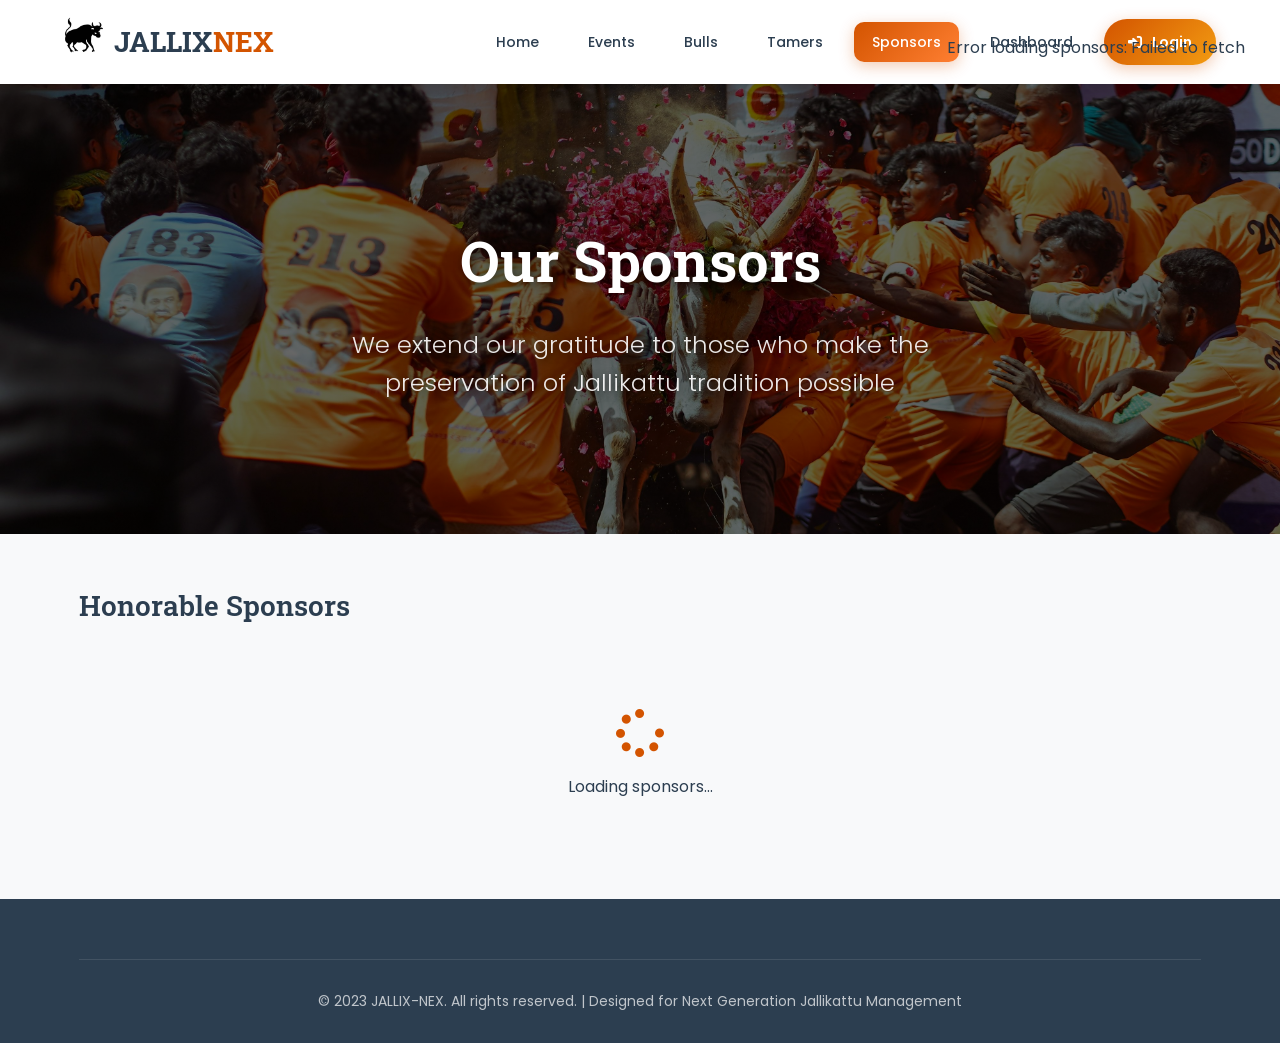
<file: sponsors.html>
<!DOCTYPE html>
<html lang="en">
<head>
    <meta charset="UTF-8">
    <meta name="viewport" content="width=device-width, initial-scale=1.0">
    <title>Sponsors | JALLIX-NEX</title>
    <link rel="stylesheet" href="https://cdnjs.cloudflare.com/ajax/libs/font-awesome/6.4.0/css/all.min.css">
    <link href="https://fonts.googleapis.com/css2?family=Poppins:wght@300;400;500;600;700&family=Roboto+Slab:wght@400;500;700&display=swap" rel="stylesheet">
    <link rel="stylesheet" href="css/style.css">
    <link rel="stylesheet" href="css/dashboard.css">
    <style>
        .page-header {
            min-height: 400px;
            height: 50vh;
            display: flex;
            align-items: center;
            background: linear-gradient(rgba(0,0,0,0.6), rgba(0,0,0,0.6)), url('images/home.jpg');
            background-size: cover;
            background-position: center;
            color: white;
            text-align: center;
        }
        
        .page-header h1 {
            font-size: 3.5rem;
            font-weight: 700;
            margin-bottom: 20px;
            text-shadow: 2px 2px 10px rgba(0,0,0,0.5);
            width: 100%;
        }
        
        .page-header p {
            font-size: 1.5rem;
            font-weight: 300;
            max-width: 600px;
            margin: 0 auto;
            text-shadow: 2px 2px 10px rgba(0,0,0,0.5);
        }

        .sponsors-grid {
            display: grid;
            grid-template-columns: repeat(auto-fill, minmax(300px, 1fr));
            gap: 30px;
            margin-top: 30px;
        }

        .sponsor-card {
            background: white;
            border-radius: 12px;
            box-shadow: 0 5px 20px rgba(0,0,0,0.05);
            padding: 30px;
            text-align: center;
            transition: transform 0.3s ease;
            position: relative;
            overflow: hidden;
            border-top: 5px solid var(--primary);
        }

        .sponsor-card:hover {
            transform: translateY(-5px);
            box-shadow: 0 10px 25px rgba(0,0,0,0.1);
        }

        .sponsor-amount {
            position: absolute;
            top: 15px;
            right: 15px;
            background: rgba(211, 84, 0, 0.1);
            color: var(--primary);
            padding: 5px 12px;
            border-radius: 20px;
            font-weight: 600;
            font-size: 0.9rem;
        }

        .sponsor-icon {
            font-size: 3rem;
            color: var(--primary);
            margin-bottom: 20px;
        }

        .sponsor-name {
            font-size: 1.5rem;
            font-weight: 600;
            color: var(--dark);
            margin-bottom: 5px;
        }

        .sponsor-designation {
            font-size: 1rem;
            color: #7f8c8d;
            margin-bottom: 15px;
            font-style: italic;
        }

        .sponsor-desc {
            font-size: 0.95rem;
            color: #555;
            line-height: 1.6;
            border-top: 1px solid #eee;
            padding-top: 15px;
        }
        
        .admin-controls {
            margin-top: 15px;
            display: none; /* Shown only for admins */
        }
    </style>
</head>
<body class="sponsors-page">
    <!-- Header -->
    <header class="header">
        <div class="container header-container">
            <div class="logo">
                <div class="logo-icon">
                    <img src="images/bullicon.png" alt="Bull Icon" style="width: 40px; height: 40px;">
                </div>
                <div class="logo-text">JALLIX<span>NEX</span></div>
            </div>
            
            <div class="mobile-menu-btn" id="mobileMenuBtn">
                <i class="fas fa-bars"></i>
            </div>
            
            <nav class="nav">
                <ul class="nav-links" id="navLinks">
                    <li><a href="index.html" class="nav-link">Home</a></li>
                    <li><a href="events.html" class="nav-link">Events</a></li>
                    <li><a href="bulls.html" class="nav-link">Bulls</a></li>
                    <li><a href="tamers.html" class="nav-link">Tamers</a></li>
                    <li><a href="sponsors.html" class="nav-link active">Sponsors</a></li>
                    <li><a href="dashboard.html" class="nav-link">Dashboard</a></li>
                    <li>
                        <a href="login.html" class="nav-login-btn">
                            <i class="fas fa-sign-in-alt"></i>
                            <span>Login</span>
                            <span class="btn-shine"></span>
                        </a>
                    </li>
                </ul>
            </nav>
        </div>
    </header>

    <!-- Page Header -->
    <section class="page-header">
        <div class="container text-center">
            <h1>Our Sponsors</h1>
            <p>We extend our gratitude to those who make the preservation of Jallikattu tradition possible</p>
        </div>
    </section>

    <section class="dashboard">
        <div class="container">
            <div class="section-header">
                <h2>Honorable Sponsors</h2>
                <div class="header-actions" id="adminActions" style="display: none;">
                    <button class="btn btn-primary" id="createSponsorBtn">
                        <i class="fas fa-plus"></i> Add Sponsor
                    </button>
                </div>
            </div>

            <!-- Sponsors Grid -->
            <div class="sponsors-grid" id="sponsorsContainer">
                <div style="text-align: center; width: 100%; grid-column: 1 / -1; padding: 50px;">
                    <i class="fas fa-spinner fa-spin fa-3x" style="color: var(--primary);"></i>
                    <p style="margin-top: 15px;">Loading sponsors...</p>
                </div>
            </div>

            <!-- Sponsor Creation Form -->
            <div class="form-container card mb-30" id="sponsorCreationForm" style="display: none; margin-top: 40px;">
                <h3 class="form-title">Add New Sponsor</h3>
                <form id="sponsorForm">
                    <div class="form-section">
                        <h4>Sponsor Details</h4>
                        <div class="form-row">
                            <div class="form-group">
                                <label for="sponsorName">Name / Organization *</label>
                                <input type="text" id="sponsorName" class="form-control" required>
                            </div>
                            <div class="form-group">
                                <label for="sponsorAmount">Contribution Amount (₹) *</label>
                                <input type="number" id="sponsorAmount" class="form-control" required min="1">
                            </div>
                        </div>

                        <div class="form-row">
                            <div class="form-group">
                                <label for="sponsorDesignation">Designation / Title</label>
                                <input type="text" id="sponsorDesignation" class="form-control" placeholder="e.g. Gold Sponsor, Local Leader">
                            </div>
                        </div>

                        <div class="form-group">
                            <label for="sponsorDescription">Description</label>
                            <textarea id="sponsorDescription" class="form-control" rows="3" placeholder="Brief note of gratitude or description of contribution"></textarea>
                        </div>
                    </div>

                    <div class="form-actions">
                        <button type="submit" class="btn btn-primary">Save Sponsor</button>
                        <button type="button" class="btn btn-outline" id="cancelSponsorForm">Cancel</button>
                    </div>
                </form>
            </div>
        </div>
    </section>

    <!-- Footer -->
    <footer class="footer">
        <div class="container">
            <div class="footer-bottom">
                <p>&copy; 2023 JALLIX-NEX. All rights reserved. | Designed for Next Generation Jallikattu Management</p>
            </div>
        </div>
    </footer>

    <script src="js/api-config.js"></script>
    <script src="js/main.js"></script>
    <script src="js/sponsors.js"></script>
</body>
</html>
</file>
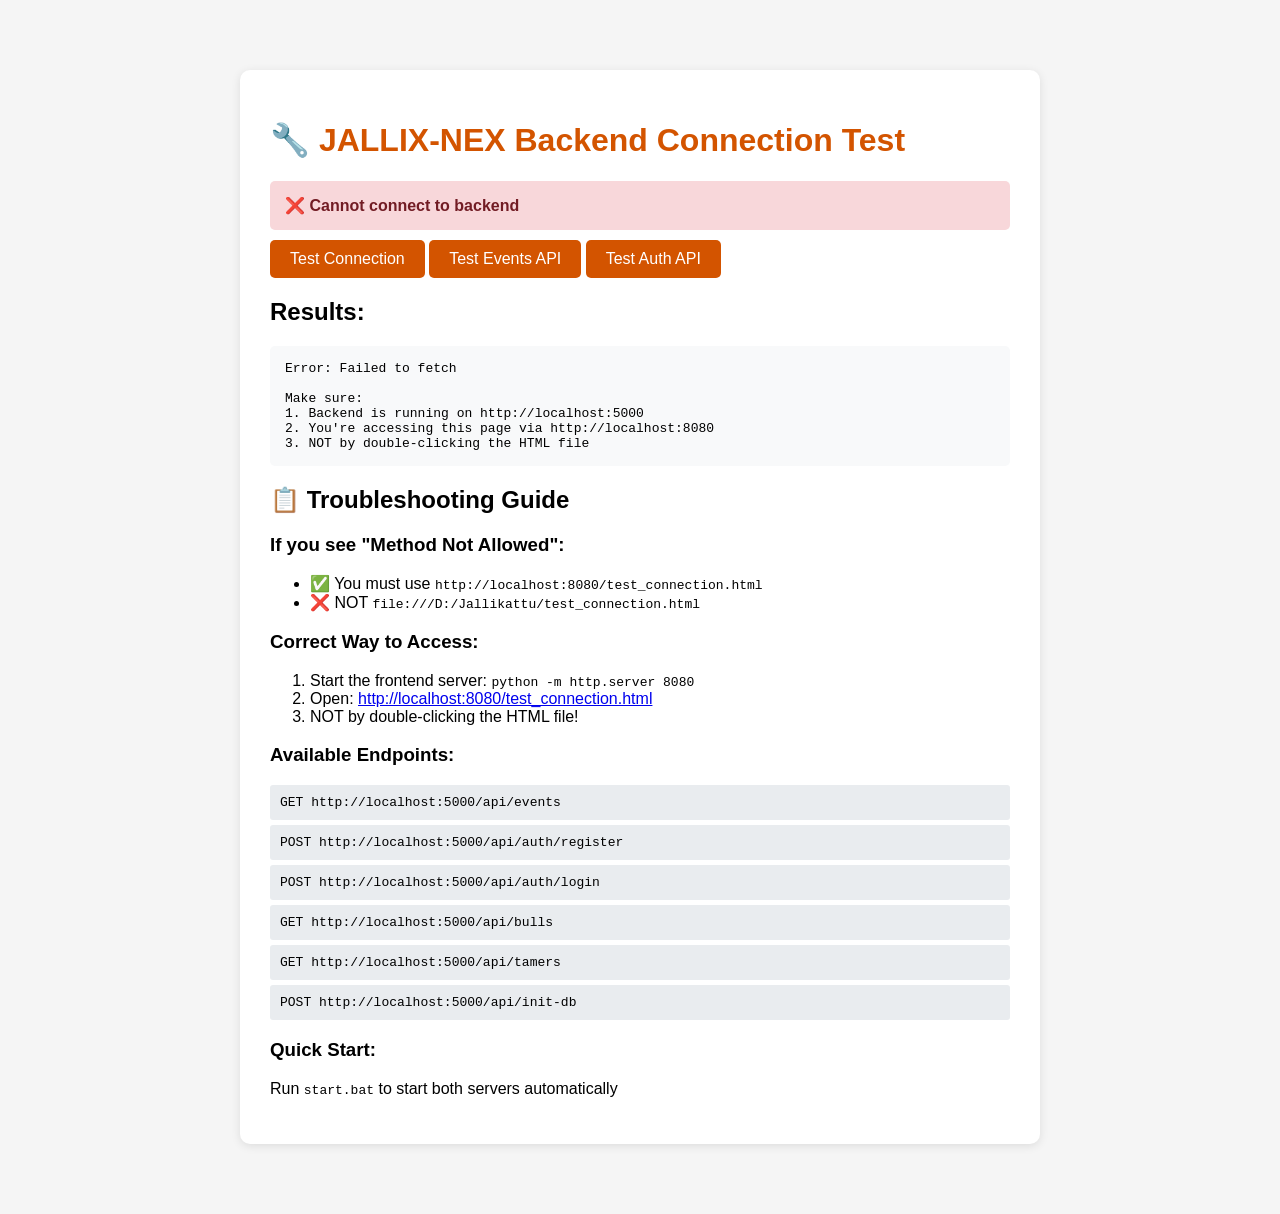
<file: test_connection.html>
<!DOCTYPE html>
<html lang="en">
<head>
    <meta charset="UTF-8">
    <meta name="viewport" content="width=device-width, initial-scale=1.0">
    <title>Backend Connection Test | JALLIX-NEX</title>
    <style>
        body {
            font-family: Arial, sans-serif;
            max-width: 800px;
            margin: 50px auto;
            padding: 20px;
            background: #f5f5f5;
        }
        .container {
            background: white;
            padding: 30px;
            border-radius: 10px;
            box-shadow: 0 2px 10px rgba(0,0,0,0.1);
        }
        h1 { color: #d35400; }
        .status {
            padding: 15px;
            margin: 10px 0;
            border-radius: 5px;
            font-weight: bold;
        }
        .success { background: #d4edda; color: #155724; }
        .error { background: #f8d7da; color: #721c24; }
        .warning { background: #fff3cd; color: #856404; }
        .info { background: #d1ecf1; color: #0c5460; }
        pre {
            background: #f8f9fa;
            padding: 15px;
            border-radius: 5px;
            overflow-x: auto;
        }
        button {
            background: #d35400;
            color: white;
            border: none;
            padding: 10px 20px;
            border-radius: 5px;
            cursor: pointer;
            font-size: 16px;
        }
        button:hover { background: #e67e22; }
        .endpoint {
            background: #e9ecef;
            padding: 10px;
            margin: 5px 0;
            border-radius: 3px;
            font-family: monospace;
        }
    </style>
</head>
<body>
    <div class="container">
        <h1>🔧 JALLIX-NEX Backend Connection Test</h1>
        
        <div id="status" class="status info">
            Click "Test Connection" to check if the backend is accessible
        </div>

        <button onclick="testConnection()">Test Connection</button>
        <button onclick="testEvents()">Test Events API</button>
        <button onclick="testAuth()">Test Auth API</button>

        <h2>Results:</h2>
        <pre id="results">No tests run yet...</pre>

        <h2>📋 Troubleshooting Guide</h2>
        
        <h3>If you see "Method Not Allowed":</h3>
        <ul>
            <li>✅ You must use <code>http://localhost:8080/test_connection.html</code></li>
            <li>❌ NOT <code>file:///D:/Jallikattu/test_connection.html</code></li>
        </ul>

        <h3>Correct Way to Access:</h3>
        <ol>
            <li>Start the frontend server: <code>python -m http.server 8080</code></li>
            <li>Open: <a href="http://localhost:8080/test_connection.html">http://localhost:8080/test_connection.html</a></li>
            <li>NOT by double-clicking the HTML file!</li>
        </ol>

        <h3>Available Endpoints:</h3>
        <div class="endpoint">GET  http://localhost:5000/api/events</div>
        <div class="endpoint">POST http://localhost:5000/api/auth/register</div>
        <div class="endpoint">POST http://localhost:5000/api/auth/login</div>
        <div class="endpoint">GET  http://localhost:5000/api/bulls</div>
        <div class="endpoint">GET  http://localhost:5000/api/tamers</div>
        <div class="endpoint">POST http://localhost:5000/api/init-db</div>

        <h3>Quick Start:</h3>
        <p>Run <code>start.bat</code> to start both servers automatically</p>
    </div>

    <script>
        const API_BASE_URL = 'http://localhost:5000/api';
        const resultsDiv = document.getElementById('results');
        const statusDiv = document.getElementById('status');

        async function testConnection() {
            statusDiv.className = 'status warning';
            statusDiv.textContent = 'Testing connection...';
            resultsDiv.textContent = 'Testing...';

            try {
                const response = await fetch(`${API_BASE_URL}/events`, {
                    method: 'GET',
                    headers: {
                        'Accept': 'application/json'
                    }
                });
                
                const data = await response.json();
                
                if (response.ok) {
                    statusDiv.className = 'status success';
                    statusDiv.textContent = '✅ Backend is running and accessible!';
                    resultsDiv.textContent = JSON.stringify(data, null, 2);
                } else {
                    statusDiv.className = 'status error';
                    statusDiv.textContent = `❌ Error: ${response.status} ${response.statusText}`;
                    resultsDiv.textContent = JSON.stringify(data, null, 2);
                }
            } catch (error) {
                statusDiv.className = 'status error';
                statusDiv.textContent = '❌ Cannot connect to backend';
                resultsDiv.textContent = `Error: ${error.message}\n\nMake sure:\n1. Backend is running on http://localhost:5000\n2. You're accessing this page via http://localhost:8080\n3. NOT by double-clicking the HTML file`;
            }
        }

        async function testEvents() {
            statusDiv.className = 'status warning';
            statusDiv.textContent = 'Testing events endpoint...';
            
            try {
                const response = await fetch(`${API_BASE_URL}/events`);
                const data = await response.json();
                
                statusDiv.className = 'status success';
                statusDiv.textContent = `✅ Events API working! Found ${data.total} events`;
                resultsDiv.textContent = JSON.stringify(data, null, 2);
            } catch (error) {
                statusDiv.className = 'status error';
                statusDiv.textContent = '❌ Events API failed';
                resultsDiv.textContent = error.message;
            }
        }

        async function testAuth() {
            statusDiv.className = 'status warning';
            statusDiv.textContent = 'Testing auth endpoint...';
            
            try {
                // Test registration with dummy data
                const testData = {
                    name: 'Test User',
                    email: 'test' + Date.now() + '@example.com',
                    password: 'testpassword123',
                    role: 'public'
                };
                
                const response = await fetch(`${API_BASE_URL}/auth/register`, {
                    method: 'POST',
                    headers: {
                        'Content-Type': 'application/json'
                    },
                    body: JSON.stringify(testData)
                });
                
                const data = await response.json();
                
                if (response.ok) {
                    statusDiv.className = 'status success';
                    statusDiv.textContent = '✅ Auth API working! User registered';
                } else {
                    statusDiv.className = 'status warning';
                    statusDiv.textContent = `⚠️ Auth returned: ${data.message || response.statusText}`;
                }
                resultsDiv.textContent = JSON.stringify(data, null, 2);
            } catch (error) {
                statusDiv.className = 'status error';
                statusDiv.textContent = '❌ Auth API failed';
                resultsDiv.textContent = error.message;
            }
        }

        // Auto-test on load
        window.onload = testConnection;
    </script>
</body>
</html>
</file>
<file: css/style.css>
/* CSS Variables */
:root {
    --primary: #d35400;
    --primary-dark: #a04000;
    --primary-light: #ff7f32;
    --secondary: #f39c12;
    --secondary-dark: #c87f0a;
    --sand: #f7dc6f;
    --sand-light: #fcf3cf;
    --earth: #8b4513;
    --earth-light: #a0522d;
    --green: #27ae60;
    --green-light: #2ecc71;
    --dark: #2c3e50;
    --light: #f8f9fa;
    --gray: #7f8c8d;
    --gray-light: #ecf0f1;
    --success: #28a745;
    --warning: #f39c12;
    --danger: #e74c3c;
    --info: #3498db;
    --shadow: 0 4px 12px rgba(0, 0, 0, 0.1);
    --shadow-lg: 0 8px 25px rgba(0, 0, 0, 0.15);
    --radius: 8px;
    --radius-sm: 4px;
    --transition: all 0.3s ease;
}

/* Reset & Base Styles */
* {
    margin: 0;
    padding: 0;
    box-sizing: border-box;
}

body {
    font-family: 'Poppins', sans-serif;
    color: var(--dark);
    background-color: var(--light);
    line-height: 1.6;
}

h1, h2, h3, h4 {
    font-family: 'Roboto Slab', serif;
    font-weight: 600;
}

a {
    text-decoration: none;
    color: inherit;
}

ul {
    list-style: none;
}

.container {
    width: 90%;
    max-width: 1200px;
    margin: 0 auto;
    padding: 0 15px;
}

/* Typography */
.text-center { text-align: center; }
.text-right { text-align: right; }
.text-left { text-align: left; }

/* Spacing */
.mt-20 { margin-top: 20px; }
.mt-30 { margin-top: 30px; }
.mt-50 { margin-top: 50px; }
.mb-20 { margin-bottom: 20px; }
.mb-30 { margin-bottom: 30px; }
.mb-50 { margin-bottom: 50px; }
.p-20 { padding: 20px; }
.p-30 { padding: 30px; }

/* Buttons */
.btn {
    display: inline-block;
    padding: 10px 24px;
    border-radius: var(--radius);
    font-weight: 500;
    cursor: pointer;
    transition: var(--transition);
    border: none;
    font-size: 16px;
    text-align: center;
}

.btn-primary {
    background-color: var(--primary);
    color: white;
}

.btn-primary:hover {
    background-color: var(--primary-dark);
    transform: translateY(-2px);
    box-shadow: var(--shadow);
}

.btn-secondary {
    background-color: var(--secondary);
    color: var(--dark);
}

.btn-secondary:hover {
    background-color: var(--secondary-dark);
    transform: translateY(-2px);
    box-shadow: var(--shadow);
}

.btn-outline {
    background-color: transparent;
    border: 2px solid var(--primary);
    color: var(--primary);
}

.btn-outline:hover {
    background-color: var(--primary);
    color: white;
}

.btn-outline-light {
    background-color: transparent;
    border: 2px solid white;
    color: white;
}

.btn-outline-light:hover {
    background-color: white;
    color: var(--primary);
}

.btn-sm {
    padding: 8px 16px;
    font-size: 14px;
}

.btn-lg {
    padding: 14px 32px;
    font-size: 18px;
}

/* Cards */
.card {
    background-color: white;
    border-radius: var(--radius);
    box-shadow: var(--shadow);
    padding: 25px;
    margin-bottom: 25px;
    transition: var(--transition);
}

.card:hover {
    transform: translateY(-5px);
    box-shadow: var(--shadow-lg);
}

/* Section Titles */
.section-title {
    position: relative;
    padding-bottom: 15px;
    margin-bottom: 40px;
    font-size: 32px;
    color: var(--dark);
}

.section-title::after {
    content: '';
    position: absolute;
    width: 80px;
    height: 4px;
    background-color: var(--primary);
    bottom: 0;
    left: 0;
    border-radius: 2px;
}

.section-title.text-center::after {
    left: 50%;
    transform: translateX(-50%);
}

/* Header */
.header {
    background-color: white;
    box-shadow: 0 2px 15px rgba(0, 0, 0, 0.1);
    position: sticky;
    top: 0;
    z-index: 1000;
}

.header-container {
    display: flex;
    justify-content: space-between;
    align-items: center;
    padding: 15px 0;
}

.logo {
    display: flex;
    align-items: center;
}

.logo-icon {
    color: var(--primary);
    font-size: 32px;
    margin-right: 10px;
}

.logo-text {
    font-family: 'Roboto Slab', serif;
    font-size: 28px;
    font-weight: 700;
    color: var(--dark);
}

.logo-text span {
    color: var(--primary);
}

/* Enhanced Navigation Styles matching bulls.html */
.nav-links {
    display: flex;
    align-items: center;
    gap: 5px;
}

.nav-links li {
    margin-left: 8px;
}

/* Enhanced Nav Link Styles */
.nav-link {
    position: relative;
    padding: 10px 18px;
    font-weight: 500;
    font-size: 14px;
    color: var(--dark);
    border-radius: 10px;
    transition: all 0.3s ease;
    overflow: hidden;
}

.nav-link::before {
    content: '';
    position: absolute;
    top: 0;
    left: 0;
    width: 100%;
    height: 100%;
    background: linear-gradient(135deg, var(--primary), var(--secondary));
    opacity: 0;
    transition: opacity 0.3s ease;
    border-radius: 10px;
}

.nav-link:hover {
    color: white;
    transform: translateY(-2px);
}

.nav-link:hover::before {
    opacity: 1;
}

.nav-link span {
    position: relative;
    z-index: 1;
}

.nav-link::after {
    display: none;
}

.nav-link.active {
    background: linear-gradient(135deg, var(--primary), var(--primary-light));
    color: white;
    box-shadow: 0 4px 15px rgba(211, 84, 0, 0.3);
}

/* Creative Login Button Styles */
.nav-links .nav-login-btn {
    position: relative;
    display: inline-flex;
    align-items: center;
    gap: 10px;
    padding: 12px 24px;
    background: linear-gradient(135deg, var(--primary), var(--secondary));
    color: white !important;
    font-weight: 600;
    font-size: 14px;
    border-radius: 50px;
    border: none;
    cursor: pointer;
    overflow: hidden;
    transition: all 0.4s ease;
    box-shadow: 0 4px 15px rgba(211, 84, 0, 0.3);
    text-decoration: none;
}

.nav-login-btn::before {
    content: '';
    position: absolute;
    top: 0;
    left: -100%;
    width: 100%;
    height: 100%;
    background: linear-gradient(90deg, transparent, rgba(255,255,255,0.3), transparent);
    transition: left 0.5s ease;
}

.nav-login-btn::after {
    display: none;
}

.nav-login-btn i {
    position: relative;
    z-index: 1;
    font-size: 14px;
    transition: transform 0.3s ease;
}

.nav-login-btn span {
    position: relative;
    z-index: 1;
}

.nav-login-btn .btn-shine {
    position: absolute;
    top: 50%;
    left: 50%;
    transform: translate(-50%, -50%);
    width: 20px;
    height: 20px;
    background: rgba(255,255,255,0.4);
    border-radius: 50%;
    filter: blur(5px);
    opacity: 0;
    transition: opacity 0.3s ease;
}

.nav-login-btn:hover {
    transform: translateY(-3px);
    box-shadow: 0 8px 25px rgba(211, 84, 0, 0.5);
    color: white;
}

.nav-login-btn:hover::before {
    left: 100%;
}

.nav-login-btn:hover i {
    transform: scale(1.2);
}

.nav-login-btn:hover .btn-shine {
    opacity: 1;
    animation: shine 1s infinite;
}

@keyframes shine {
    0%, 100% {
        transform: translate(-50%, -50%) scale(1);
        opacity: 0;
    }
    50% {
        transform: translate(-50%, -50%) scale(2);
        opacity: 1;
    }
}

.mobile-menu-btn {
    display: none;
    font-size: 24px;
    cursor: pointer;
    color: var(--dark);
}

/* Hero Section */
.hero-section {
    background-size: cover;
    background-position: center;
    background-repeat: no-repeat;
    color: white;
    padding: 120px 0;
    text-align: center;
    position: relative;
}

.hero-content {
    max-width: 800px;
    margin: 0 auto;
}

.hero-title {
    font-size: 48px;
    margin-bottom: 20px;
    line-height: 1.2;
    text-shadow: 2px 2px 4px rgba(0,0,0,0.5);
}

.hero-subtitle {
    font-size: 20px;
    margin-bottom: 30px;
    opacity: 0.9;
}

.hero-buttons {
    display: flex;
    justify-content: center;
    gap: 20px;
    flex-wrap: wrap;
}

/* Features Section */
.features-section {
    padding: 80px 0;
}

.features-grid {
    display: grid;
    grid-template-columns: repeat(auto-fit, minmax(280px, 1fr));
    gap: 30px;
}

.feature-card {
    text-align: center;
    padding: 30px 20px;
    background-color: white;
    border-radius: var(--radius);
    box-shadow: var(--shadow);
    transition: var(--transition);
}

.feature-card:hover {
    transform: translateY(-10px);
}

.feature-icon {
    width: 70px;
    height: 70px;
    background: linear-gradient(135deg, var(--primary), var(--secondary));
    border-radius: 50%;
    display: flex;
    align-items: center;
    justify-content: center;
    margin: 0 auto 20px;
    color: white;
    font-size: 28px;
}

.feature-card h3 {
    margin-bottom: 15px;
    font-size: 22px;
}

/* Roles Section */
.roles-section {
    padding: 80px 0;
    background-color: var(--sand-light);
    background-image: url('data:image/svg+xml;utf8,<svg xmlns="http://www.w3.org/2000/svg" width="100" height="100" viewBox="0 0 100 100"><rect fill="%23d35400" opacity="0.1" width="100" height="100"/><path d="M0,0 L100,0 L100,100 Z" fill="%23f39c12" opacity="0.05"/></svg>');
}

.roles-grid {
    display: grid;
    grid-template-columns: repeat(auto-fit, minmax(250px, 1fr));
    gap: 25px;
}

.role-card {
    background-color: white;
    border-radius: var(--radius);
    padding: 30px 20px;
    text-align: center;
    box-shadow: var(--shadow);
    transition: var(--transition);
    border-top: 4px solid var(--primary);
}

.role-card:hover {
    transform: translateY(-10px);
    box-shadow: var(--shadow-lg);
}

.role-icon {
    width: 60px;
    height: 60px;
    background-color: rgba(211, 84, 0, 0.1);
    border-radius: 50%;
    display: flex;
    align-items: center;
    justify-content: center;
    margin: 0 auto 15px;
    color: var(--primary);
    font-size: 24px;
}

.role-card h3 {
    margin-bottom: 10px;
    font-size: 20px;
}

/* Events Preview */
.events-preview {
    padding: 80px 0;
}

.section-header {
    display: flex;
    justify-content: space-between;
    align-items: center;
    margin-bottom: 40px;
    flex-wrap: wrap;
    gap: 15px;
}

.section-header .section-title {
    margin-bottom: 0;
}

.events-grid {
    display: grid;
    grid-template-columns: repeat(auto-fit, minmax(320px, 1fr));
    gap: 30px;
}

.event-card {
    background-color: white;
    border-radius: var(--radius);
    overflow: hidden;
    box-shadow: var(--shadow);
    transition: var(--transition);
    position: relative;
    display: flex;
    flex-direction: column;
    padding-left: 20px;
    border-left: 5px solid var(--primary);
}

.event-card:hover {
    transform: translateY(-5px);
    box-shadow: var(--shadow-lg);
}

.event-date {
    position: absolute;
    top: 20px;
    left: 20px;
    background-color: var(--primary);
    color: white;
    padding: 12px 18px;
    border-radius: var(--radius);
    text-align: center;
    font-weight: 600;
    z-index: 1;
    min-width: 65px;
    box-shadow: 0 4px 8px rgba(211, 84, 0, 0.3);
}

.date-day {
    display: block;
    font-size: 26px;
    line-height: 1;
    font-weight: 700;
}

.date-month {
    display: block;
    font-size: 13px;
    text-transform: uppercase;
    margin-top: 4px;
}

.event-content {
    padding: 25px 20px 25px 55px;
    flex: 1;
    display: flex;
    flex-direction: column;
}

.event-content h3 {
    margin-bottom: 12px;
    font-size: 22px;
    color: var(--dark);
    font-weight: 600;
    line-height: 1.3;
}

.event-location {
    color: var(--gray);
    margin-bottom: 12px;
    font-size: 14px;
    display: flex;
    align-items: center;
}

.event-location i {
    margin-right: 8px;
    color: var(--primary);
}

.event-desc {
    margin-bottom: 18px;
    font-size: 15px;
    color: var(--dark);
    flex: 1;
    line-height: 1.6;
}

.event-meta {
    display: flex;
    justify-content: flex-start;
    margin-bottom: 18px;
    font-size: 14px;
    color: var(--gray);
    flex-wrap: wrap;
    gap: 20px;
}

.event-meta i {
    margin-right: 8px;
    color: var(--primary);
}

.event-meta span {
    display: inline-flex;
    align-items: center;
    background-color: rgba(211, 84, 0, 0.08);
    padding: 6px 12px;
    border-radius: 20px;
}

/* Footer */
.footer {
    background-color: var(--dark);
    color: white;
    padding: 60px 0 30px;
}

.footer-content {
    display: grid;
    grid-template-columns: repeat(auto-fit, minmax(250px, 1fr));
    gap: 40px;
    margin-bottom: 40px;
}

.footer-logo {
    font-family: 'Roboto Slab', serif;
    font-size: 28px;
    font-weight: 700;
    margin-bottom: 15px;
}

.footer-logo span {
    color: var(--primary);
}

.footer-about p {
    margin-bottom: 20px;
    opacity: 0.8;
}

.social-links {
    display: flex;
    gap: 15px;
}

.social-links a {
    width: 40px;
    height: 40px;
    background-color: rgba(255, 255, 255, 0.1);
    border-radius: 50%;
    display: flex;
    align-items: center;
    justify-content: center;
    transition: var(--transition);
}

.social-links a:hover {
    background-color: var(--primary);
    transform: translateY(-3px);
}

.footer-links h4,
.footer-contact h4 {
    margin-bottom: 20px;
    font-size: 18px;
    position: relative;
    padding-bottom: 10px;
}

.footer-links h4::after,
.footer-contact h4::after {
    content: '';
    position: absolute;
    width: 40px;
    height: 3px;
    background-color: var(--primary);
    bottom: 0;
    left: 0;
}

.footer-links li,
.footer-contact li {
    margin-bottom: 10px;
    opacity: 0.8;
    transition: var(--transition);
}

.footer-links a:hover,
.footer-contact a:hover {
    color: var(--primary-light);
    opacity: 1;
}

.footer-contact li i {
    margin-right: 10px;
    color: var(--primary);
}

.footer-bottom {
    text-align: center;
    padding-top: 30px;
    border-top: 1px solid rgba(255, 255, 255, 0.1);
    color: rgba(255, 255, 255, 0.7);
    font-size: 14px;
}

/* Backgrounds */
.bg-light {
    background-color: var(--light);
}

.bg-sand {
    background-color: var(--sand-light);
}

/* Status Badges */
.status-badge {
    display: inline-block;
    padding: 5px 12px;
    border-radius: 20px;
    font-size: 14px;
    font-weight: 500;
}

.status-pending {
    background-color: rgba(243, 156, 18, 0.2);
    color: var(--warning);
}

.status-approved {
    background-color: rgba(39, 174, 96, 0.2);
    color: var(--green);
}

.status-rejected {
    background-color: rgba(231, 76, 60, 0.2);
    color: var(--danger);
}

/* Responsive Design */
@media (max-width: 992px) {
    .hero-title {
        font-size: 40px;
    }
    
    .section-title {
        font-size: 28px;
    }
}

@media (max-width: 768px) {
    .mobile-menu-btn {
        display: block;
    }
    
    .nav {
        position: fixed;
        top: 80px;
        left: 0;
        width: 100%;
        background-color: white;
        padding: 20px;
        box-shadow: 0 10px 15px rgba(0, 0, 0, 0.1);
        transform: translateY(-100%);
        opacity: 0;
        transition: var(--transition);
        z-index: 999;
    }
    
    .nav.active {
        transform: translateY(0);
        opacity: 1;
    }
    
    .nav-links {
        flex-direction: column;
        align-items: flex-start;
    }
    
    .nav-links li {
        margin: 0 0 15px 0;
        width: 100%;
    }
    
    .nav-links a {
        display: block;
        padding: 10px 0;
    }
    
    .hero-title {
        font-size: 32px;
    }
    
    .hero-subtitle {
        font-size: 18px;
    }
    
    .section-header {
        flex-direction: column;
        align-items: flex-start;
        gap: 15px;
    }
    
    .hero-buttons {
        flex-direction: column;
        align-items: center;
    }
    
    .hero-buttons .btn {
        width: 100%;
        max-width: 250px;
    }
}

@media (max-width: 576px) {
    .hero-section {
        padding: 80px 0;
    }
    
    .features-section,
    .roles-section,
    .events-preview {
        padding: 60px 0;
    }
    
    .events-grid,
    .features-grid,
    .roles-grid {
        grid-template-columns: 1fr;
    }
    
    .footer-content {
        grid-template-columns: 1fr;
        gap: 30px;
    }
}

/* ================================
   MODAL STYLES
   ================================ */

/* Modal Overlay */
.modal {
    display: none;
    position: fixed;
    top: 0;
    left: 0;
    width: 100%;
    height: 100%;
    z-index: 2000;
    opacity: 0;
    visibility: hidden;
    transition: opacity 0.3s ease, visibility 0.3s ease;
}

.modal.active {
    display: flex;
    align-items: center;
    justify-content: center;
    opacity: 1;
    visibility: visible;
}

.modal-overlay {
    position: absolute;
    top: 0;
    left: 0;
    width: 100%;
    height: 100%;
    background: linear-gradient(135deg, rgba(44, 62, 80, 0.8), rgba(0, 0, 0, 0.7));
    backdrop-filter: blur(5px);
    -webkit-backdrop-filter: blur(5px);
}

/* Modal Content */
.modal-content {
    position: relative;
    background: white;
    border-radius: 16px;
    width: 90%;
    max-width: 700px;
    max-height: 90vh;
    overflow-y: auto;
    box-shadow: 0 25px 50px rgba(0, 0, 0, 0.3);
    transform: scale(0.9) translateY(20px);
    transition: transform 0.3s ease;
    margin: 20px;
}

.modal.active .modal-content {
    transform: scale(1) translateY(0);
}

/* Modal Header */
.modal-header {
    display: flex;
    justify-content: space-between;
    align-items: center;
    padding: 24px 30px;
    border-bottom: 1px solid var(--gray-light);
    background: linear-gradient(135deg, var(--primary), var(--primary-light));
    border-radius: 16px 16px 0 0;
}

.modal-header h3 {
    color: white;
    font-size: 24px;
    font-weight: 600;
    margin: 0;
    font-family: 'Roboto Slab', serif;
}

.modal-close {
    background: rgba(255, 255, 255, 0.2);
    border: none;
    color: white;
    font-size: 28px;
    width: 40px;
    height: 40px;
    border-radius: 50%;
    cursor: pointer;
    display: flex;
    align-items: center;
    justify-content: center;
    transition: all 0.3s ease;
    line-height: 1;
}

.modal-close:hover {
    background: rgba(255, 255, 255, 0.3);
    transform: rotate(90deg);
}

/* Modal Body */
.modal-body {
    padding: 30px;
}

/* Form Styles */
.form-row {
    display: grid;
    grid-template-columns: 1fr 1fr;
    gap: 20px;
    margin-bottom: 20px;
}

.form-group {
    margin-bottom: 24px;
}

.form-group label {
    display: block;
    margin-bottom: 8px;
    font-weight: 500;
    color: var(--dark);
    font-size: 14px;
    transition: color 0.3s ease;
}

.form-group input:focus + label,
.form-group select:focus + label,
.form-group textarea:focus + label {
    color: var(--primary);
}

/* Form Controls */
.form-control {
    width: 100%;
    padding: 14px 16px;
    border: 2px solid var(--gray-light);
    border-radius: 10px;
    font-size: 15px;
    font-family: 'Poppins', sans-serif;
    color: var(--dark);
    background-color: #fafafa;
    transition: all 0.3s ease;
}

.form-control:hover {
    border-color: #ddd;
}

.form-control:focus {
    outline: none;
    border-color: var(--primary);
    background-color: white;
    box-shadow: 0 0 0 4px rgba(211, 84, 0, 0.1);
}

.form-control::placeholder {
    color: #aaa;
}

textarea.form-control {
    resize: vertical;
    min-height: 100px;
}

/* Select Styling */
select.form-control {
    cursor: pointer;
    appearance: none;
    background-image: url("data:image/svg+xml,%3Csvg xmlns='http://www.w3.org/2000/svg' width='12' height='12' viewBox='0 0 12 12'%3E%3Cpath fill='%238b4513' d='M6 8L1 3h10z'/%3E%3C/svg%3E");
    background-repeat: no-repeat;
    background-position: right 16px center;
    padding-right: 40px;
}

/* File Upload */
.file-upload {
    border: 2px dashed var(--primary);
    border-radius: 12px;
    padding: 40px 20px;
    text-align: center;
    cursor: pointer;
    transition: all 0.3s ease;
    background: linear-gradient(135deg, rgba(211, 84, 0, 0.03), rgba(243, 156, 18, 0.05));
}

.file-upload:hover {
    border-color: var(--primary-dark);
    background: linear-gradient(135deg, rgba(211, 84, 0, 0.08), rgba(243, 156, 18, 0.1));
    transform: translateY(-2px);
}

.file-upload i {
    font-size: 48px;
    color: var(--primary);
    margin-bottom: 15px;
}

.file-upload p {
    color: var(--gray);
    font-size: 14px;
    margin: 0;
}

.file-upload input[type="file"] {
    display: none;
}

/* Checkbox Styling */
.checkbox {
    display: flex;
    align-items: center;
    cursor: pointer;
    padding: 12px 16px;
    background: #fafafa;
    border-radius: 10px;
    transition: all 0.3s ease;
    margin-bottom: 12px;
}

.checkbox:hover {
    background: rgba(211, 84, 0, 0.05);
}

.checkbox input[type="checkbox"] {
    display: none;
}

.checkbox span {
    position: relative;
    font-size: 14px;
    color: var(--dark);
}

.checkbox input[type="checkbox"] + span::before {
    content: '';
    position: absolute;
    left: -30px;
    top: 50%;
    transform: translateY(-50%);
    width: 22px;
    height: 22px;
    border: 2px solid var(--gray-light);
    border-radius: 6px;
    background: white;
    transition: all 0.3s ease;
}

.checkbox input[type="checkbox"]:checked + span::before {
    background: var(--primary);
    border-color: var(--primary);
}

.checkbox input[type="checkbox"] + span::after {
    content: '\f00c';
    font-family: 'Font Awesome 6 Free';
    font-weight: 900;
    position: absolute;
    left: -30px;
    top: 50%;
    transform: translateY(-50%) scale(0);
    width: 22px;
    height: 22px;
    display: flex;
    align-items: center;
    justify-content: center;
    color: white;
    font-size: 12px;
    transition: transform 0.2s ease;
}

.checkbox input[type="checkbox"]:checked + span::after {
    transform: translateY(-50%) scale(1);
}

.checkbox:has(input:checked) {
    background: rgba(211, 84, 0, 0.1);
}

/* Form Actions */
.form-actions {
    display: flex;
    gap: 15px;
    justify-content: flex-end;
    margin-top: 30px;
    padding-top: 20px;
    border-top: 1px solid var(--gray-light);
}

.form-actions .btn {
    padding: 14px 28px;
    font-size: 15px;
    font-weight: 500;
    border-radius: 10px;
    transition: all 0.3s ease;
}

.form-actions .btn-primary {
    background: linear-gradient(135deg, var(--primary), var(--primary-dark));
    box-shadow: 0 4px 15px rgba(211, 84, 0, 0.3);
}

.form-actions .btn-primary:hover {
    transform: translateY(-2px);
    box-shadow: 0 6px 20px rgba(211, 84, 0, 0.4);
}

.form-actions .btn-outline {
    border: 2px solid var(--gray);
    color: var(--gray);
    background: transparent;
}

.form-actions .btn-outline:hover {
    border-color: var(--dark);
    color: var(--dark);
    background: transparent;
}

/* Number Input Styling */
input[type="number"].form-control {
    -moz-appearance: textfield;
}

input[type="number"].form-control::-webkit-outer-spin-button,
input[type="number"].form-control::-webkit-inner-spin-button {
    -webkit-appearance: none;
    margin: 0;
}

/* Date/Time Input Styling */
input[type="date"].form-control,
input[type="time"].form-control {
    cursor: pointer;
}

/* Required Field Indicator */
.form-group label.required::after {
    content: ' *';
    color: var(--danger);
}

/* Focus Visible for Accessibility */
.form-control:focus-visible,
.file-upload:focus-visible,
.checkbox:focus-visible {
    outline: 2px solid var(--primary);
    outline-offset: 2px;
}

/* Responsive Modal */
@media (max-width: 768px) {
    .modal-content {
        width: 95%;
        margin: 10px;
        max-height: 95vh;
    }
    
    .modal-header {
        padding: 20px;
    }
    
    .modal-header h3 {
        font-size: 20px;
    }
    
    .modal-body {
        padding: 20px;
    }
    
    .form-row {
        grid-template-columns: 1fr;
        gap: 0;
    }
    
    .form-actions {
        flex-direction: column;
        gap: 10px;
    }
    
    .form-actions .btn {
        width: 100%;
    }
}

/* Page Header */
.page-header {
    background-size: cover;
    background-position: center;
    background-repeat: no-repeat;
    color: white;
    padding: 80px 0;
    text-align: center;
    position: relative;
}

.page-header h1 {
    font-size: 42px;
    margin-bottom: 15px;
    font-family: 'Roboto Slab', serif;
    text-shadow: 2px 2px 4px rgba(0,0,0,0.5);
}

.page-header p {
    font-size: 18px;
    opacity: 0.9;
}

/* Dashboard Section */
.dashboard {
    padding: 50px 0;
}

.dashboard .container {
    width: 90%;
    max-width: 1400px;
}

.dashboard .section-header {
    display: flex;
    justify-content: space-between;
    align-items: center;
    margin-bottom: 30px;
    flex-wrap: wrap;
    gap: 15px;
}

.dashboard .section-header h2 {
    font-size: 28px;
    color: var(--dark);
    font-family: 'Roboto Slab', serif;
    margin: 0;
}

.dashboard .header-actions {
    display: flex;
    gap: 12px;
    flex-wrap: wrap;
}

/* Stats Grid */
.stats-grid {
    display: grid;
    grid-template-columns: repeat(auto-fit, minmax(240px, 1fr));
    gap: 25px;
    margin-bottom: 40px;
}

.stats-grid .stat-card {
    background: white;
    border-radius: 12px;
    padding: 25px;
    display: flex;
    align-items: center;
    gap: 20px;
    box-shadow: var(--shadow);
    transition: all 0.3s ease;
    position: relative;
    overflow: hidden;
}

.stats-grid .stat-card::before {
    content: '';
    position: absolute;
    top: 0;
    left: 0;
    width: 4px;
    height: 100%;
    background: linear-gradient(180deg, var(--primary), var(--secondary));
}

.stats-grid .stat-card:hover {
    transform: translateY(-5px);
    box-shadow: var(--shadow-lg);
}

.stats-grid .stat-icon {
    width: 60px;
    height: 60px;
    border-radius: 12px;
    background: linear-gradient(135deg, var(--primary), var(--secondary));
    display: flex;
    align-items: center;
    justify-content: center;
    color: white;
    font-size: 24px;
    flex-shrink: 0;
}

.stats-grid .stat-info h3 {
    font-size: 32px;
    font-weight: 700;
    color: var(--dark);
    margin-bottom: 5px;
    font-family: 'Roboto Slab', serif;
}

.stats-grid .stat-info p {
    color: var(--gray);
    font-size: 14px;
    margin: 0;
}

/* Events Grid */
.events-grid {
    display: grid;
    grid-template-columns: repeat(auto-fill, minmax(350px, 1fr));
    gap: 30px;
}

.events-grid .event-card {
    background: white;
    border-radius: 12px;
    overflow: hidden;
    box-shadow: var(--shadow);
    transition: all 0.3s ease;
    position: relative;
    border: none;
    padding: 0;
    display: flex;
    flex-direction: column;
}

.events-grid .event-card:hover {
    transform: translateY(-8px);
    box-shadow: 0 15px 40px rgba(0, 0, 0, 0.15);
}

.events-grid .event-card .event-date {
    position: absolute;
    top: 20px;
    right: 20px;
    background: linear-gradient(135deg, var(--primary), var(--primary-dark));
    color: white;
    padding: 12px 18px;
    border-radius: 12px;
    text-align: center;
    font-weight: 600;
    z-index: 2;
    min-width: 70px;
    box-shadow: 0 4px 15px rgba(211, 84, 0, 0.3);
}

.events-grid .event-card .event-date .date-day {
    display: block;
    font-size: 28px;
    line-height: 1;
    font-weight: 700;
}

.events-grid .event-card .event-date .date-month {
    display: block;
    font-size: 12px;
    text-transform: uppercase;
    margin-top: 4px;
    letter-spacing: 1px;
}

.events-grid .event-image {
    height: 180px;
    background: linear-gradient(135deg, var(--primary-light), var(--secondary));
    display: flex;
    align-items: center;
    justify-content: center;
    color: white;
    font-size: 48px;
}

.events-grid .event-content {
    padding: 25px;
    flex: 1;
    display: flex;
    flex-direction: column;
}

.events-grid .event-content h3 {
    font-size: 20px;
    margin-bottom: 12px;
    color: var(--dark);
    font-family: 'Roboto Slab', serif;
    padding-right: 80px;
}

.events-grid .event-location {
    color: var(--gray);
    margin-bottom: 15px;
    font-size: 14px;
    display: flex;
    align-items: center;
}

.events-grid .event-location i {
    margin-right: 8px;
    color: var(--primary);
}

.events-grid .event-desc {
    margin-bottom: 20px;
    font-size: 14px;
    color: var(--dark);
    flex: 1;
    line-height: 1.6;
}

.events-grid .event-meta {
    display: flex;
    flex-wrap: wrap;
    gap: 15px;
    margin-bottom: 20px;
}

.events-grid .event-meta span {
    display: inline-flex;
    align-items: center;
    background: rgba(211, 84, 0, 0.08);
    padding: 8px 14px;
    border-radius: 20px;
    font-size: 13px;
    color: var(--dark);
}

.events-grid .event-meta i {
    margin-right: 6px;
    color: var(--primary);
}

.events-grid .event-actions {
    display: flex;
    gap: 10px;
    padding-top: 20px;
    border-top: 1px solid var(--gray-light);
}

.events-grid .event-actions .btn {
    flex: 1;
    padding: 10px;
    font-size: 14px;
    text-align: center;
}

/* Utility Classes */
.mb-30 {
    margin-bottom: 30px;
}

.mt-30 {
    margin-top: 30px;
}

/* Responsive adjustments for dashboard */
@media (max-width: 992px) {
    .dashboard .container {
        width: 95%;
    }
    
    .events-grid {
        grid-template-columns: repeat(auto-fill, minmax(300px, 1fr));
    }
}

@media (max-width: 768px) {
    .page-header {
        padding: 60px 0;
    }
    
    .page-header h1 {
        font-size: 32px;
    }
    
    .dashboard {
        padding: 30px 0;
    }
    
    .dashboard .section-header {
        flex-direction: column;
        align-items: flex-start;
    }
    
    .dashboard .header-actions {
        width: 100%;
    }
    
    .stats-grid {
        grid-template-columns: 1fr 1fr;
    }
    
    .events-grid {
        grid-template-columns: 1fr;
    }
}

@media (max-width: 576px) {
    .stats-grid {
        grid-template-columns: 1fr;
    }
}
</file>
<file: css/dashboard.css>
/* Dashboard Styles */
.dashboard-page {
    display: flex;
    min-height: 100vh;
    background-color: var(--light);
}

/* Sidebar */
.sidebar {
    width: 250px;
    background-color: white;
    box-shadow: 2px 0 15px rgba(0, 0, 0, 0.1);
    display: flex;
    flex-direction: column;
    z-index: 100;
    transition: var(--transition);
}

.sidebar-header {
    padding: 20px;
    border-bottom: 1px solid var(--gray-light);
    display: flex;
    justify-content: space-between;
    align-items: center;
}

.sidebar-logo {
    display: flex;
    align-items: center;
    font-size: 18px;
    color: var(--dark);
}

.sidebar-logo i {
    color: var(--primary);
    font-size: 24px;
    margin-right: 10px;
}

.sidebar-logo span {
    font-family: 'Roboto Slab', serif;
    font-weight: 700;
}

.sidebar-logo span span {
    color: var(--primary);
}

.sidebar-toggle {
    background: none;
    border: none;
    color: var(--gray);
    font-size: 20px;
    cursor: pointer;
    display: none;
}

.sidebar-profile {
    padding: 20px;
    border-bottom: 1px solid var(--gray-light);
    text-align: center;
}

.profile-avatar {
    width: 80px;
    height: 80px;
    border-radius: 50%;
    overflow: hidden;
    margin: 0 auto 15px;
    border: 3px solid var(--primary);
}

.profile-avatar img {
    width: 100%;
    height: 100%;
    object-fit: cover;
}

.profile-info h4 {
    margin-bottom: 5px;
    font-size: 18px;
}

.profile-role {
    color: var(--primary);
    font-size: 14px;
    font-weight: 500;
}

.sidebar-nav {
    flex: 1;
    padding: 20px 0;
    overflow-y: auto;
}

.nav-menu {
    padding: 0;
}

.nav-item {
    margin-bottom: 5px;
}

.nav-item a {
    display: flex;
    align-items: center;
    padding: 12px 20px;
    color: var(--dark);
    transition: var(--transition);
}

.nav-item a:hover {
    background-color: rgba(211, 84, 0, 0.1);
    color: var(--primary);
}

.nav-item.active a {
    background-color: rgba(211, 84, 0, 0.1);
    color: var(--primary);
    border-left: 4px solid var(--primary);
}

.nav-item i {
    width: 24px;
    height: 24px;
    margin-right: 12px;
    font-size: 20px;
    display: flex;
    align-items: center;
    justify-content: center;
}

.nav-item img.nav-icon {
    width: 24px;
    height: 24px;
    margin-right: 12px;
    object-fit: contain;
    display: inline-block;
    vertical-align: middle;
}

.sidebar-footer {
    padding: 20px;
    border-top: 1px solid var(--gray-light);
    display: flex;
    flex-direction: column;
    gap: 10px;
}

/* Beautiful Nav Enhancements */
.nav-item {
    margin-bottom: 4px;
    position: relative;
}

.nav-item a {
    display: flex;
    align-items: center;
    padding: 14px 20px;
    color: var(--dark);
    transition: var(--transition);
    border-radius: 0 25px 25px 0;
    margin-right: 15px;
    font-weight: 500;
}

.nav-item a:hover {
    background: linear-gradient(90deg, rgba(211, 84, 0, 0.15), transparent);
    color: var(--primary);
    transform: translateX(5px);
}

.nav-item.active a {
    background: linear-gradient(90deg, var(--primary), var(--primary-light));
    color: white;
    box-shadow: 0 4px 15px rgba(211, 84, 0, 0.3);
    transform: translateX(0);
}

.nav-item.active i {
    color: white;
}

.nav-item.active img.nav-icon {
    filter: brightness(0) invert(1);
}

.nav-item span {
    position: relative;
    z-index: 1;
}

/* Hover effect with icon highlight */
.nav-item:hover i {
    transform: scale(1.1);
    transition: transform 0.2s ease;
}

.nav-item:hover img.nav-icon {
    transform: scale(1.1);
    transition: transform 0.2s ease;
}

/* Main Content */
.main-content {
    flex: 1;
    padding: 20px;
    overflow-y: auto;
}

.main-header {
    background-color: white;
    border-radius: var(--radius);
    padding: 20px;
    margin-bottom: 30px;
    box-shadow: var(--shadow);
}

.header-actions {
    display: flex;
    justify-content: space-between;
    align-items: center;
    margin-bottom: 10px;
}

.header-actions h1 {
    font-size: 28px;
    color: var(--dark);
}

.header-right {
    display: flex;
    align-items: center;
    gap: 15px;
}

.notifications {
    position: relative;
}

.notification-btn {
    width: 40px;
    height: 40px;
    border-radius: 50%;
    background: none;
    border: none;
    background-color: var(--gray-light);
    color: var(--dark);
    font-size: 18px;
    cursor: pointer;
    position: relative;
    transition: var(--transition);
}

.notification-btn:hover {
    background-color: #e8e8e8;
}

.notification-count {
    position: absolute;
    top: -5px;
    right: -5px;
    background-color: var(--danger);
    color: white;
    font-size: 12px;
    width: 20px;
    height: 20px;
    border-radius: 50%;
    display: flex;
    align-items: center;
    justify-content: center;
}

.header-breadcrumb {
    color: var(--gray);
    font-size: 14px;
}

.header-breadcrumb a {
    color: var(--primary);
}

.header-breadcrumb a:hover {
    text-decoration: underline;
}

/* Stats Section */
.stats-section {
    margin-bottom: 30px;
}

.stats-grid {
    display: grid;
    grid-template-columns: repeat(auto-fit, minmax(240px, 1fr));
    gap: 20px;
}

.stat-card {
    background-color: white;
    border-radius: var(--radius);
    padding: 20px;
    box-shadow: var(--shadow);
    display: flex;
    align-items: center;
    transition: var(--transition);
}

.stat-card:hover {
    transform: translateY(-5px);
    box-shadow: var(--shadow-lg);
}

.stat-icon {
    width: 60px;
    height: 60px;
    border-radius: 12px;
    background: linear-gradient(135deg, var(--primary), var(--secondary));
    display: flex;
    align-items: center;
    justify-content: center;
    margin-right: 15px;
    color: white;
    font-size: 24px;
}

.stat-info h3 {
    font-size: 28px;
    margin-bottom: 5px;
    color: var(--dark);
}

.stat-info p {
    color: var(--gray);
    font-size: 14px;
}

.stat-trend {
    margin-left: auto;
    font-size: 12px;
    font-weight: 500;
    padding: 4px 8px;
    border-radius: 12px;
}

.stat-trend.up {
    background-color: rgba(39, 174, 96, 0.1);
    color: var(--green);
}

.stat-trend.down {
    background-color: rgba(231, 76, 60, 0.1);
    color: var(--danger);
}

.stat-trend i {
    margin-right: 3px;
}

/* Tables */
.table-container {
    background-color: white;
    border-radius: var(--radius);
    overflow: hidden;
    box-shadow: var(--shadow);
}

.data-table {
    width: 100%;
    border-collapse: collapse;
}

.data-table th {
    background-color: var(--primary);
    color: white;
    text-align: left;
    padding: 15px;
    font-weight: 600;
}

.data-table td {
    padding: 15px;
    border-bottom: 1px solid var(--gray-light);
}

.data-table tr:hover {
    background-color: rgba(0, 0, 0, 0.02);
}

.type-badge {
    display: inline-flex;
    align-items: center;
    padding: 5px 10px;
    border-radius: 20px;
    font-size: 12px;
    font-weight: 500;
}

.type-badge.bull {
    background-color: rgba(211, 84, 0, 0.1);
    color: var(--primary);
}

.type-badge.tamer {
    background-color: rgba(52, 152, 219, 0.1);
    color: var(--info);
}

.type-badge.payment {
    background-color: rgba(46, 204, 113, 0.1);
    color: var(--green-light);
}

.type-badge i {
    margin-right: 5px;
}

.btn-action {
    width: 32px;
    height: 32px;
    border-radius: 50%;
    border: none;
    cursor: pointer;
    margin-right: 5px;
    transition: var(--transition);
}

.btn-action.approve {
    background-color: rgba(39, 174, 96, 0.1);
    color: var(--green);
}

.btn-action.approve:hover {
    background-color: var(--green);
    color: white;
}

.btn-action.reject {
    background-color: rgba(231, 76, 60, 0.1);
    color: var(--danger);
}

.btn-action.reject:hover {
    background-color: var(--danger);
    color: white;
}

.btn-action.view {
    background-color: rgba(52, 152, 219, 0.1);
    color: var(--info);
}

.btn-action.view:hover {
    background-color: var(--info);
    color: white;
}

/* Activities Timeline */
.activities-section {
    background-color: white;
    border-radius: var(--radius);
    padding: 20px;
    box-shadow: var(--shadow);
}

.activities-timeline {
    position: relative;
    padding-left: 30px;
}

.activities-timeline::before {
    content: '';
    position: absolute;
    left: 15px;
    top: 0;
    bottom: 0;
    width: 2px;
    background-color: var(--gray-light);
}

.activity-item {
    display: flex;
    margin-bottom: 20px;
    position: relative;
}

.activity-icon {
    width: 30px;
    height: 30px;
    border-radius: 50%;
    display: flex;
    align-items: center;
    justify-content: center;
    position: absolute;
    left: -30px;
    top: 0;
    color: white;
}

.activity-icon.success {
    background-color: var(--green);
}

.activity-icon.info {
    background-color: var(--info);
}

.activity-icon.warning {
    background-color: var(--warning);
}

.activity-icon.primary {
    background-color: var(--primary);
}

.activity-content {
    flex: 1;
    padding-left: 20px;
}

.activity-content h4 {
    margin-bottom: 5px;
    font-size: 16px;
}

.activity-content p {
    color: var(--gray);
    font-size: 14px;
    margin-bottom: 5px;
}

.activity-time {
    font-size: 12px;
    color: var(--gray);
}

/* Section Header */
.section-header {
    display: flex;
    justify-content: space-between;
    align-items: center;
    margin-bottom: 20px;
}

.section-header h2 {
    font-size: 24px;
    color: var(--dark);
}

/* Responsive */
@media (max-width: 992px) {
    .sidebar {
        position: fixed;
        left: -250px;
        top: 0;
        bottom: 0;
    }
    
    .sidebar.active {
        left: 0;
    }
    
    .sidebar-toggle {
        display: block;
    }
    
    .main-content {
        margin-left: 0;
        padding: 15px;
    }
}

@media (max-width: 768px) {
    .stats-grid {
        grid-template-columns: 1fr;
    }
    
    .header-actions {
        flex-direction: column;
        align-items: flex-start;
        gap: 15px;
    }
    
    .header-right {
        width: 100%;
        justify-content: space-between;
    }
    
    .data-table {
        display: block;
        overflow-x: auto;
    }
}
</file>
<file: css/auth.css>
/* ========================================
   MODERN AUTH PAGE STYLES
   ======================================== */

/* Hide Scrollbar - Keep functionality but hide visual scrollbar */
.auth-card {
    -ms-overflow-style: none;  /* IE and Edge */
    scrollbar-width: none;  /* Firefox */
}

.auth-card::-webkit-scrollbar {
    display: none;  /* Chrome, Safari and Opera */
}

/* Home Shortcut Button */
.home-shortcut {
    position: fixed;
    top: 20px;
    right: 20px;
    display: flex;
    align-items: center;
    gap: 10px;
    padding: 12px 20px;
    background: linear-gradient(135deg, rgba(211, 84, 0, 0.9), rgba(243, 156, 18, 0.85));
    color: white;
    border-radius: 50px;
    font-family: 'Poppins', sans-serif;
    font-weight: 600;
    font-size: 14px;
    text-decoration: none;
    box-shadow: 0 8px 25px rgba(211, 84, 0, 0.4);
    z-index: 1000;
    transition: all 0.4s ease;
    backdrop-filter: blur(10px);
    -webkit-backdrop-filter: blur(10px);
    border: 1px solid rgba(255, 255, 255, 0.2);
    animation: slideInRight 0.5s ease;
}

@keyframes slideInRight {
    from {
        opacity: 0;
        transform: translateX(50px);
    }
    to {
        opacity: 1;
        transform: translateX(0);
    }
}

.home-shortcut i {
    font-size: 18px;
    transition: transform 0.3s ease;
}

.home-shortcut span {
    position: relative;
    z-index: 1;
}

.home-shortcut::before {
    content: '';
    position: absolute;
    top: 0;
    left: 0;
    width: 100%;
    height: 100%;
    border-radius: 50px;
    background: linear-gradient(135deg, rgba(255,255,255,0.1), transparent);
    opacity: 0;
    transition: opacity 0.3s ease;
}

.home-shortcut:hover {
    transform: translateY(-3px) scale(1.02);
    box-shadow: 0 12px 35px rgba(211, 84, 0, 0.5);
    color: white;
}

.home-shortcut:hover::before {
    opacity: 1;
}

.home-shortcut:hover i {
    transform: scale(1.2);
}

/* Authentication Page Base */
.auth-page {
    min-height: 100vh;
    display: flex;
    align-items: center;
    justify-content: center;
    padding: 20px;
    position: relative;
    overflow: hidden;
}

/* Background Video Styles */
.auth-video-bg {
    position: fixed;
    right: 0;
    bottom: 0;
    min-width: 100%;
    min-height: 100%;
    width: auto;
    height: auto;
    z-index: -3;
    object-fit: cover;
}

.auth-video-overlay {
    position: fixed;
    top: 0;
    left: 0;
    width: 100%;
    height: 100%;
    background: linear-gradient(135deg, rgba(0, 0, 0, 0.75), rgba(0, 0, 0, 0.85));
    z-index: -2;
}

/* Floating Shapes Animation */
.floating-shapes {
    position: fixed;
    top: 0;
    left: 0;
    width: 100%;
    height: 100%;
    z-index: -1;
    pointer-events: none;
    overflow: hidden;
}

.shape {
    position: absolute;
    border-radius: 50%;
    opacity: 0.1;
    animation: float 20s infinite ease-in-out;
}

.shape-1 {
    width: 300px;
    height: 300px;
    background: var(--primary);
    top: -100px;
    left: -100px;
    animation-delay: 0s;
}

.shape-2 {
    width: 200px;
    height: 200px;
    background: var(--secondary);
    bottom: -50px;
    right: -50px;
    animation-delay: -5s;
}

.shape-3 {
    width: 150px;
    height: 150px;
    background: var(--primary-light);
    top: 50%;
    right: 20%;
    animation-delay: -10s;
}

@keyframes float {
    0%, 100% {
        transform: translate(0, 0) rotate(0deg);
    }
    25% {
        transform: translate(20px, 30px) rotate(5deg);
    }
    50% {
        transform: translate(-10px, 20px) rotate(-5deg);
    }
    75% {
        transform: translate(15px, -15px) rotate(3deg);
    }
}

/* Auth Container */
.auth-container {
    width: 100%;
    max-width: 900px;
    display: flex;
    gap: 30px;
    align-items: stretch;
    margin: 0 auto;
    padding: 20px;
}

/* Glassmorphism Auth Card */
.auth-card {
    flex: 1;
    background: rgba(255, 255, 255, 0.12);
    backdrop-filter: blur(20px);
    -webkit-backdrop-filter: blur(20px);
    border-radius: 24px;
    border: 1px solid rgba(255, 255, 255, 0.2);
    box-shadow: 0 25px 50px rgba(0, 0, 0, 0.3);
    overflow: hidden;
    animation: slideUp 0.6s ease;
    max-height: 90vh;
    overflow-y: auto;
}

@keyframes slideUp {
    from {
        opacity: 0;
        transform: translateY(30px);
    }
    to {
        opacity: 1;
        transform: translateY(0);
    }
}

/* Custom Scrollbar - Removed, using hidden scrollbar instead */

/* Auth Header */
.auth-header {
    padding: 35px 35px 25px;
    text-align: center;
    background: linear-gradient(135deg, rgba(211, 84, 0, 0.95), rgba(243, 156, 18, 0.9));
    color: white;
    position: relative;
    overflow: hidden;
}

.auth-header::before {
    content: '';
    position: absolute;
    top: -50%;
    left: -50%;
    width: 200%;
    height: 200%;
    background: radial-gradient(circle, rgba(255,255,255,0.1) 0%, transparent 60%);
    animation: shimmer 3s infinite;
}

@keyframes shimmer {
    0%, 100% {
        transform: translate(0, 0);
    }
    50% {
        transform: translate(20%, 20%);
    }
}

.auth-logo {
    display: inline-flex;
    align-items: center;
    justify-content: center;
    gap: 12px;
    margin-bottom: 20px;
    position: relative;
    z-index: 1;
}

.logo-icon-wrapper {
    width: 55px;
    height: 55px;
    background: rgba(255, 255, 255, 0.2);
    border-radius: 16px;
    display: flex;
    align-items: center;
    justify-content: center;
    backdrop-filter: blur(10px);
    animation: pulse 2s infinite;
}

@keyframes pulse {
    0%, 100% {
        box-shadow: 0 0 0 0 rgba(255, 255, 255, 0.4);
    }
    50% {
        box-shadow: 0 0 0 15px rgba(255, 255, 255, 0);
    }
}

.logo-icon-wrapper i {
    font-size: 28px;
    color: white;
}

.logo-text-wrapper {
    display: flex;
    flex-direction: column;
    align-items: flex-start;
}

.brand-name {
    font-family: 'Roboto Slab', serif;
    font-size: 28px;
    font-weight: 700;
    letter-spacing: 1px;
}

.brand-tagline {
    font-size: 12px;
    font-weight: 500;
    letter-spacing: 3px;
    opacity: 0.9;
    margin-left: 2px;
}

.welcome-text {
    position: relative;
    z-index: 1;
}

.welcome-text h2 {
    margin-bottom: 8px;
    font-size: 28px;
    font-weight: 700;
    text-shadow: 2px 2px 4px rgba(0,0,0,0.2);
}

.welcome-text p {
    opacity: 0.95;
    font-size: 15px;
}

/* Tab Navigation */
.auth-tabs {
    display: flex;
    background: rgba(255, 255, 255, 0.05);
    border-bottom: 1px solid rgba(255, 255, 255, 0.1);
}

.tab-btn {
    flex: 1;
    padding: 18px 20px;
    background: none;
    border: none;
    font-size: 15px;
    font-weight: 600;
    cursor: pointer;
    transition: all 0.4s ease;
    color: rgba(255, 255, 255, 0.7);
    display: flex;
    align-items: center;
    justify-content: center;
    gap: 10px;
    position: relative;
    overflow: hidden;
}

.tab-btn i {
    font-size: 18px;
    transition: transform 0.3s ease;
}

.tab-btn:hover {
    color: white;
    background: rgba(255, 255, 255, 0.05);
}

.tab-btn:hover i {
    transform: translateY(-2px);
}

.tab-btn.active {
    color: white;
    background: rgba(255, 255, 255, 0.1);
}

.tab-btn .tab-indicator {
    position: absolute;
    bottom: 0;
    left: 50%;
    transform: translateX(-50%);
    width: 0;
    height: 3px;
    background: linear-gradient(90deg, var(--primary), var(--secondary));
    border-radius: 3px 3px 0 0;
    transition: width 0.3s ease;
}

.tab-btn.active .tab-indicator {
    width: 60px;
}

/* Forms */
.auth-form {
    padding: 30px 35px;
    display: none;
    animation: fadeIn 0.4s ease;
}

@keyframes fadeIn {
    from {
        opacity: 0;
        transform: translateX(-20px);
    }
    to {
        opacity: 1;
        transform: translateX(0);
    }
}

.auth-form.active {
    display: block;
}

.form-wrapper {
    max-width: 100%;
}

/* Input Groups with Floating Labels */
.input-group {
    position: relative;
    margin-bottom: 22px;
}

.input-group .form-control {
    width: 100%;
    padding: 16px 16px 16px 50px;
    border: 2px solid rgba(255, 255, 255, 0.15);
    border-radius: 12px;
    font-size: 15px;
    font-family: 'Poppins', sans-serif;
    color: white;
    background: rgba(255, 255, 255, 0.08);
    transition: all 0.3s ease;
}

.input-group .form-control:hover {
    border-color: rgba(255, 255, 255, 0.25);
    background: rgba(255, 255, 255, 0.1);
}

.input-group .form-control:focus {
    outline: none;
    border-color: var(--primary);
    background: rgba(255, 255, 255, 0.12);
    box-shadow: 0 0 0 4px rgba(211, 84, 0, 0.2);
}

.input-group .form-control::placeholder {
    color: transparent;
}

.input-group label {
    position: absolute;
    left: 50px;
    top: 50%;
    transform: translateY(-50%);
    font-size: 14px;
    color: rgba(255, 255, 255, 0.6);
    pointer-events: none;
    transition: all 0.3s ease;
    font-weight: 500;
}

.input-group .form-control:focus ~ label,
.input-group .form-control:not(:placeholder-shown) ~ label {
    top: 0;
    left: 12px;
    font-size: 12px;
    color: var(--primary);
    background: linear-gradient(135deg, var(--primary), var(--secondary));
    -webkit-background-clip: text;
    -webkit-text-fill-color: transparent;
    background-clip: text;
    padding: 0 6px;
}

.input-group .input-icon {
    position: absolute;
    left: 18px;
    top: 50%;
    transform: translateY(-50%);
    color: rgba(255, 255, 255, 0.5);
    font-size: 16px;
    transition: all 0.3s ease;
}

.input-group .form-control:focus ~ .input-icon {
    color: var(--primary);
}

.password-toggle {
    position: absolute;
    right: 14px;
    top: 50%;
    transform: translateY(-50%);
    background: none;
    border: none;
    color: rgba(255, 255, 255, 0.5);
    cursor: pointer;
    padding: 6px;
    transition: all 0.3s ease;
    font-size: 14px;
}

.password-toggle:hover {
    color: white;
    transform: translateY(-50%) scale(1.1);
}

.form-hint {
    display: block;
    margin-top: 6px;
    font-size: 11px;
    color: rgba(255, 255, 255, 0.5);
    margin-left: 4px;
}

/* Form Row */
.form-row {
    display: flex;
    gap: 15px;
}

.form-row .input-group {
    flex: 1;
}

/* Custom Checkbox */
.checkbox-wrapper {
    display: flex;
    align-items: center;
    cursor: pointer;
    padding: 10px 0;
}

.checkbox-wrapper input {
    display: none;
}

.checkbox-wrapper .checkmark {
    width: 22px;
    height: 22px;
    border: 2px solid rgba(255, 255, 255, 0.3);
    border-radius: 6px;
    margin-right: 12px;
    position: relative;
    transition: all 0.3s ease;
    background: rgba(255, 255, 255, 0.05);
}

.checkbox-wrapper .checkmark::after {
    content: '\f00c';
    font-family: 'Font Awesome 6 Free';
    font-weight: 900;
    position: absolute;
    top: 50%;
    left: 50%;
    transform: translate(-50%, -50%) scale(0);
    color: white;
    font-size: 12px;
    transition: transform 0.2s ease;
}

.checkbox-wrapper input:checked ~ .checkmark {
    background: linear-gradient(135deg, var(--primary), var(--secondary));
    border-color: transparent;
}

.checkbox-wrapper input:checked ~ .checkmark::after {
    transform: translate(-50%, -50%) scale(1);
}

.checkbox-wrapper:hover .checkmark {
    border-color: var(--primary);
}

.checkmark-label {
    font-size: 14px;
    color: rgba(255, 255, 255, 0.85);
    transition: color 0.3s ease;
}

.checkbox-wrapper:hover .checkmark-label {
    color: white;
}

/* Form Options */
.form-options {
    display: flex;
    justify-content: space-between;
    align-items: center;
    margin-bottom: 25px;
    flex-wrap: wrap;
    gap: 10px;
}

.forgot-password {
    color: var(--primary-light);
    font-size: 14px;
    font-weight: 500;
    transition: all 0.3s ease;
    display: flex;
    align-items: center;
    gap: 6px;
}

.forgot-password:hover {
    color: var(--sand);
    transform: translateX(5px);
}

/* Buttons */
.btn-block {
    width: 100%;
    padding: 16px;
    font-size: 16px;
    font-weight: 600;
    border-radius: 12px;
}

.btn-login {
    background: linear-gradient(135deg, var(--primary), var(--primary-dark));
    color: white;
    border: none;
    cursor: pointer;
    display: flex;
    align-items: center;
    justify-content: center;
    gap: 12px;
    transition: all 0.4s ease;
    position: relative;
    overflow: hidden;
    box-shadow: 0 8px 25px rgba(211, 84, 0, 0.4);
}

.btn-login::before {
    content: '';
    position: absolute;
    top: 0;
    left: -100%;
    width: 100%;
    height: 100%;
    background: linear-gradient(90deg, transparent, rgba(255,255,255,0.2), transparent);
    transition: left 0.5s ease;
}

.btn-login:hover {
    transform: translateY(-3px);
    box-shadow: 0 12px 35px rgba(211, 84, 0, 0.5);
}

.btn-login:hover::before {
    left: 100%;
}

.btn-login:active {
    transform: translateY(-1px);
}

.btn-login span {
    position: relative;
    z-index: 1;
}

.btn-login i {
    position: relative;
    z-index: 1;
    transition: transform 0.3s ease;
}

.btn-login:hover i {
    transform: translateX(5px);
}

/* Auth Footer */
.auth-footer {
    margin-top: 25px;
    padding-top: 20px;
    border-top: 1px solid rgba(255, 255, 255, 0.1);
    text-align: center;
}

.auth-footer p {
    font-size: 14px;
    color: rgba(255, 255, 255, 0.7);
    margin: 0;
}

.auth-footer a {
    color: var(--primary-light);
    font-weight: 600;
    transition: all 0.3s ease;
    position: relative;
}

.auth-footer a::after {
    content: '';
    position: absolute;
    bottom: -2px;
    left: 0;
    width: 0;
    height: 2px;
    background: var(--sand);
    transition: width 0.3s ease;
}

.auth-footer a:hover::after {
    width: 100%;
}

.auth-footer a:hover {
    color: var(--sand);
}

/* Role Selection */
.role-selection {
    margin-bottom: 25px;
}

.role-label {
    display: block;
    font-size: 14px;
    color: rgba(255, 255, 255, 0.8);
    font-weight: 500;
    margin-bottom: 15px;
}

.role-buttons {
    display: grid;
    grid-template-columns: repeat(2, 1fr);
    gap: 12px;
}

.role-btn {
    display: flex;
    flex-direction: column;
    align-items: center;
    padding: 18px 15px;
    background: rgba(255, 255, 255, 0.08);
    border: 2px solid rgba(255, 255, 255, 0.15);
    border-radius: 14px;
    cursor: pointer;
    transition: all 0.4s ease;
    position: relative;
    overflow: hidden;
}

.role-btn::before {
    content: '';
    position: absolute;
    top: 0;
    left: 0;
    width: 100%;
    height: 100%;
    background: linear-gradient(135deg, var(--primary), var(--secondary));
    opacity: 0;
    transition: opacity 0.3s ease;
}

.role-btn:hover {
    background: rgba(255, 255, 255, 0.12);
    border-color: rgba(255, 255, 255, 0.3);
    transform: translateY(-3px);
}

.role-btn:hover::before {
    opacity: 0.1;
}

.role-btn.active {
    border-color: var(--primary);
    background: rgba(211, 84, 0, 0.2);
    box-shadow: 0 0 20px rgba(211, 84, 0, 0.3);
}

.role-btn.active::before {
    opacity: 0.15;
}

.role-btn .role-icon {
    width: 48px;
    height: 48px;
    background: linear-gradient(135deg, var(--primary), var(--secondary));
    border-radius: 12px;
    display: flex;
    align-items: center;
    justify-content: center;
    margin-bottom: 10px;
    position: relative;
    z-index: 1;
    transition: transform 0.3s ease;
}

.role-btn:hover .role-icon {
    transform: scale(1.1) rotate(5deg);
}

.role-btn .role-icon i {
    font-size: 20px;
    color: white;
}

.role-btn span {
    font-size: 13px;
    font-weight: 500;
    color: rgba(255, 255, 255, 0.9);
    position: relative;
    z-index: 1;
}

/* Terms Checkbox */
.terms-wrapper {
    margin-bottom: 25px;
}

.terms-wrapper .checkbox-wrapper .checkmark-label {
    font-size: 13px;
}

.terms-wrapper .checkbox-wrapper .checkmark-label a {
    color: var(--primary-light);
    font-weight: 600;
}

.terms-wrapper .checkbox-wrapper .checkmark-label a:hover {
    color: var(--sand);
}

/* Info Card */
.auth-info-card {
    width: 280px;
    background: linear-gradient(135deg, rgba(211, 84, 0, 0.9), rgba(243, 156, 18, 0.85));
    backdrop-filter: blur(20px);
    -webkit-backdrop-filter: blur(20px);
    border-radius: 24px;
    border: 1px solid rgba(255, 255, 255, 0.2);
    box-shadow: 0 25px 50px rgba(0, 0, 0, 0.3);
    padding: 35px;
    display: flex;
    align-items: center;
    animation: slideUp 0.6s ease 0.2s both;
}

.info-content {
    color: white;
}

.info-content h3 {
    font-size: 26px;
    font-weight: 700;
    margin-bottom: 15px;
    font-family: 'Roboto Slab', serif;
}

.info-content > p {
    font-size: 14px;
    line-height: 1.7;
    opacity: 0.95;
    margin-bottom: 25px;
}

.info-features {
    display: flex;
    flex-direction: column;
    gap: 15px;
}

.feature-item {
    display: flex;
    align-items: center;
    gap: 12px;
    font-size: 14px;
    font-weight: 500;
}

.feature-item i {
    font-size: 18px;
    color: var(--sand);
    text-shadow: 0 2px 4px rgba(0,0,0,0.2);
}

/* Password Reset Modal */
.modal {
    display: none;
    position: fixed;
    top: 0;
    left: 0;
    width: 100%;
    height: 100%;
    z-index: 2000;
    opacity: 0;
    visibility: hidden;
    transition: opacity 0.3s ease, visibility 0.3s ease;
}

.modal.active {
    display: flex;
    align-items: center;
    justify-content: center;
    opacity: 1;
    visibility: visible;
}

.modal-overlay {
    position: absolute;
    top: 0;
    left: 0;
    width: 100%;
    height: 100%;
    background: rgba(0, 0, 0, 0.7);
    backdrop-filter: blur(5px);
}

.modal-content {
    position: relative;
    background: rgba(255, 255, 255, 0.12);
    backdrop-filter: blur(20px);
    -webkit-backdrop-filter: blur(20px);
    border-radius: 20px;
    width: 90%;
    max-width: 450px;
    border: 1px solid rgba(255, 255, 255, 0.2);
    box-shadow: 0 25px 50px rgba(0, 0, 0, 0.4);
    transform: scale(0.9) translateY(20px);
    transition: transform 0.3s ease;
    margin: 20px;
}

.modal.active .modal-content {
    transform: scale(1) translateY(0);
}

.modal-header {
    display: flex;
    justify-content: space-between;
    align-items: center;
    padding: 24px 28px;
    border-bottom: 1px solid rgba(255, 255, 255, 0.1);
    background: linear-gradient(135deg, var(--primary), var(--primary-light));
    border-radius: 20px 20px 0 0;
}

.modal-header h3 {
    color: white;
    font-size: 22px;
    margin: 0;
    font-family: 'Roboto Slab', serif;
    display: flex;
    align-items: center;
    gap: 10px;
}

.modal-close {
    background: rgba(255, 255, 255, 0.2);
    border: none;
    color: white;
    font-size: 28px;
    width: 38px;
    height: 38px;
    border-radius: 50%;
    cursor: pointer;
    display: flex;
    align-items: center;
    justify-content: center;
    transition: all 0.3s ease;
    line-height: 1;
}

.modal-close:hover {
    background: rgba(255, 255, 255, 0.3);
    transform: rotate(90deg) scale(1.1);
}

.modal-body {
    padding: 30px;
}

.reset-description {
    color: rgba(255, 255, 255, 0.8);
    font-size: 14px;
    margin-bottom: 25px;
    line-height: 1.6;
}

/* Responsive Design */
@media (max-width: 992px) {
    .auth-container {
        flex-direction: column;
        max-width: 500px;
    }
    
    .auth-info-card {
        width: 100%;
        order: -1;
    }
}

@media (max-width: 576px) {
    .auth-page {
        padding: 15px;
    }
    
    .auth-header,
    .auth-form {
        padding: 25px 20px;
    }
    
    .welcome-text h2 {
        font-size: 24px;
    }
    
    .auth-tabs {
        flex-direction: row;
    }
    
    .tab-btn {
        padding: 14px 10px;
        font-size: 13px;
    }
    
    .tab-btn i {
        display: none;
    }
    
    .form-row {
        flex-direction: column;
        gap: 0;
    }
    
    .role-buttons {
        grid-template-columns: 1fr 1fr;
    }
    
    .auth-card {
        border-radius: 20px;
    }
    
    .info-content h3 {
        font-size: 22px;
    }
    
    .info-features {
        flex-direction: row;
        flex-wrap: wrap;
    }
    
    .feature-item {
        width: calc(50% - 10px);
    }
}

@media (max-width: 400px) {
    .role-buttons {
        grid-template-columns: 1fr;
    }
    
    .feature-item {
        width: 100%;
    }
    
    .logo-icon-wrapper {
        width: 45px;
        height: 45px;
    }
    
    .logo-icon-wrapper i {
        font-size: 22px;
    }
    
    .brand-name {
        font-size: 24px;
    }
}

/* ========================================
   NAVIGATION ENHANCEMENTS
   ======================================== */

/* Nav Container Enhancement */
.nav {
    position: relative;
    z-index: 1000;
}

.nav-links {
    display: flex;
    align-items: center;
    gap: 5px;
}

.nav-links li {
    margin-left: 8px;
}

/* Enhanced Nav Link Styles */
.nav-link {
    position: relative;
    padding: 10px 18px;
    font-weight: 500;
    font-size: 14px;
    color: var(--dark);
    border-radius: 10px;
    transition: all 0.3s ease;
    overflow: hidden;
}

.nav-link::before {
    content: '';
    position: absolute;
    top: 0;
    left: 0;
    width: 100%;
    height: 100%;
    background: linear-gradient(135deg, var(--primary), var(--secondary));
    opacity: 0;
    transition: opacity 0.3s ease;
    border-radius: 10px;
}

.nav-link:hover {
    color: white;
    transform: translateY(-2px);
}

.nav-link:hover::before {
    opacity: 1;
}

.nav-link span {
    position: relative;
    z-index: 1;
}

.nav-link::after {
    display: none;
}

.nav-link.active {
    background: linear-gradient(135deg, var(--primary), var(--primary-light));
    color: white;
    box-shadow: 0 4px 15px rgba(211, 84, 0, 0.3);
}

/* Creative Login Button Styles */
.nav-links .nav-login-btn {
    position: relative;
    display: inline-flex;
    align-items: center;
    gap: 10px;
    padding: 12px 24px;
    background: linear-gradient(135deg, var(--primary), var(--secondary));
    color: white !important;
    font-weight: 600;
    font-size: 14px;
    border-radius: 50px;
    border: none;
    cursor: pointer;
    overflow: hidden;
    transition: all 0.4s ease;
    box-shadow: 0 4px 15px rgba(211, 84, 0, 0.3);
    text-decoration: none;
}

.nav-login-btn::before {
    content: '';
    position: absolute;
    top: 0;
    left: -100%;
    width: 100%;
    height: 100%;
    background: linear-gradient(90deg, transparent, rgba(255,255,255,0.3), transparent);
    transition: left 0.5s ease;
}

.nav-login-btn::after {
    display: none;
}

.nav-login-btn i {
    position: relative;
    z-index: 1;
    font-size: 14px;
    transition: transform 0.3s ease;
}

.nav-login-btn span {
    position: relative;
    z-index: 1;
}

.nav-login-btn .btn-shine {
    position: absolute;
    top: 50%;
    left: 50%;
    transform: translate(-50%, -50%);
    width: 20px;
    height: 20px;
    background: rgba(255,255,255,0.4);
    border-radius: 50%;
    filter: blur(5px);
    opacity: 0;
    transition: opacity 0.3s ease;
}

.nav-login-btn:hover {
    transform: translateY(-3px);
    box-shadow: 0 8px 25px rgba(211, 84, 0, 0.5);
    color: white;
}

.nav-login-btn:hover::before {
    left: 100%;
}

.nav-login-btn:hover i {
    transform: scale(1.2);
}

.nav-login-btn:hover .btn-shine {
    opacity: 1;
    animation: shine 1s infinite;
}

@keyframes shine {
    0%, 100% {
        transform: translate(-50%, -50%) scale(1);
        opacity: 0;
    }
    50% {
        transform: translate(-50%, -50%) scale(2);
        opacity: 1;
    }
}

/* Alternative: Gradient Border Button */
.nav-login-btn-gradient {
    position: relative;
    background: white;
    padding: 3px;
    border-radius: 50px;
    transition: all 0.3s ease;
}

.nav-login-btn-gradient a {
    display: inline-flex;
    align-items: center;
    gap: 8px;
    padding: 10px 22px;
    background: linear-gradient(135deg, var(--primary), var(--secondary));
    color: white;
    font-weight: 600;
    font-size: 14px;
    border-radius: 50px;
    text-decoration: none;
    transition: all 0.3s ease;
}

.nav-login-btn-gradient:hover {
    transform: translateY(-3px);
    box-shadow: 0 8px 25px rgba(211, 84, 0, 0.4);
}

.nav-login-btn-gradient:hover a {
    background: linear-gradient(135deg, var(--primary-dark), var(--primary));
}

.nav-login-btn-gradient a i {
    font-size: 13px;
    transition: transform 0.3s ease;
}

.nav-login-btn-gradient:hover a i {
    transform: translateX(3px);
}

/* Floating Animation for Login Button */
.nav-login-btn-float {
    animation: floatBtn 3s ease-in-out infinite;
}

@keyframes floatBtn {
    0%, 100% {
        transform: translateY(0);
    }
    50% {
        transform: translateY(-5px);
    }
}

/* Pulse Effect on Login Button */
.nav-login-btn-pulse {
    position: relative;
}

.nav-login-btn-pulse::after {
    content: '';
    position: absolute;
    top: -5px;
    left: -5px;
    right: -5px;
    bottom: -5px;
    border-radius: 50px;
    background: linear-gradient(135deg, var(--primary), var(--secondary));
    opacity: 0.3;
    z-index: -1;
    animation: pulseBtn 2s infinite;
}

@keyframes pulseBtn {
    0%, 100% {
        transform: scale(1);
        opacity: 0.3;
    }
    50% {
        transform: scale(1.05);
        opacity: 0.1;
    }
}

/* Responsive Nav Enhancements */
@media (max-width: 992px) {
    .nav {
        position: fixed;
        top: 80px;
        left: 0;
        width: 100%;
        background-color: white;
        padding: 20px;
        box-shadow: 0 10px 30px rgba(0, 0, 0, 0.15);
        transform: translateY(-150%);
        opacity: 0;
        transition: all 0.4s ease;
        z-index: 999;
        border-radius: 0 0 20px 20px;
    }
    
    .nav.active {
        transform: translateY(0);
        opacity: 1;
    }
    
    .nav-links {
        flex-direction: column;
        align-items: stretch;
        gap: 8px;
    }
    
    .nav-links li {
        margin: 0;
    }
    
    .nav-link {
        display: block;
        padding: 14px 20px;
        text-align: center;
    }
    
    .nav-login-btn {
        display: flex !important;
        justify-content: center;
        margin-top: 10px;
    }
    
    .nav-login-btn-gradient {
        padding: 3px;
    }
    
    .nav-login-btn-gradient a {
        justify-content: center;
    }
}

@media (max-width: 576px) {
    .nav-links .nav-login-btn {
        padding: 14px 28px;
        font-size: 15px;
    }
}

/* Dashboard Sidebar Buttons */
.sidebar-home-btn {
    display: flex;
    align-items: center;
    gap: 8px;
    padding: 10px 18px;
    background: rgba(255, 255, 255, 0.1);
    color: var(--dark);
    border: 2px solid rgba(211, 84, 0, 0.3);
    border-radius: 10px;
    font-weight: 500;
    font-size: 13px;
    text-decoration: none;
    transition: all 0.3s ease;
}

.sidebar-home-btn:hover {
    background: rgba(211, 84, 0, 0.1);
    border-color: var(--primary);
    transform: translateX(-3px);
}

.sidebar-home-btn i {
    font-size: 14px;
}

.sidebar-logout-btn {
    display: flex;
    align-items: center;
    gap: 8px;
    padding: 10px 18px;
    background: linear-gradient(135deg, var(--primary), var(--secondary));
    color: white;
    border: none;
    border-radius: 10px;
    font-weight: 600;
    font-size: 13px;
    text-decoration: none;
    transition: all 0.3s ease;
    box-shadow: 0 4px 15px rgba(211, 84, 0, 0.3);
}

.sidebar-logout-btn:hover {
    transform: translateY(-2px);
    box-shadow: 0 6px 20px rgba(211, 84, 0, 0.4);
}

.sidebar-logout-btn i {
    font-size: 14px;
}
</file>
<file: css/participants.css>
/* ============================================
   Participant Registration Page Styles
   JALLIX-NEX
   ============================================ */

/* Animated Background */
.registration-page {
    min-height: 100vh;
    background: linear-gradient(135deg, #1a1a2e 0%, #16213e 50%, #0f3460 100%);
    background-size: 400% 400%;
    animation: gradientBG 15s ease infinite;
    position: relative;
    overflow-x: hidden;
}

@keyframes gradientBG {
    0% { background-position: 0% 50%; }
    50% { background-position: 100% 50%; }
    100% { background-position: 0% 50%; }
}

/* Floating particles background */
.registration-page::before {
    content: '';
    position: fixed;
    top: 0;
    left: 0;
    width: 100%;
    height: 100%;
    background-image: 
        radial-gradient(circle at 20% 80%, rgba(211, 84, 0, 0.1) 0%, transparent 50%),
        radial-gradient(circle at 80% 20%, rgba(211, 84, 0, 0.08) 0%, transparent 50%),
        radial-gradient(circle at 40% 40%, rgba(211, 84, 0, 0.05) 0%, transparent 30%);
    pointer-events: none;
    z-index: 1;
    animation: floatParticles 20s ease-in-out infinite;
}

@keyframes floatParticles {
    0%, 100% { transform: translateY(0) rotate(0deg); }
    50% { transform: translateY(-20px) rotate(5deg); }
}

/* Registration Container */
.registration-container {
    min-height: 100vh;
    display: flex;
    align-items: center;
    justify-content: center;
    padding: 40px 20px;
    position: relative;
    z-index: 2;
}

/* Registration Card */
.registration-card {
    background: rgba(255, 255, 255, 0.95);
    border-radius: 24px;
    box-shadow: 
        0 25px 50px rgba(0, 0, 0, 0.3),
        0 0 0 1px rgba(255, 255, 255, 0.1),
        inset 0 1px 0 rgba(255, 255, 255, 0.8);
    max-width: 900px;
    width: 100%;
    overflow: hidden;
    animation: slideUp 0.6s ease-out;
    transform-origin: center;
}

@keyframes slideUp {
    from {
        opacity: 0;
        transform: translateY(30px);
    }
    to {
        opacity: 1;
        transform: translateY(0);
    }
}

/* Registration Header */
.registration-header {
    background: linear-gradient(135deg, #d35400, #a04000);
    padding: 40px;
    text-align: center;
    position: relative;
    overflow: hidden;
}

.registration-header::before {
    content: '';
    position: absolute;
    top: -50%;
    left: -50%;
    width: 200%;
    height: 200%;
    background: radial-gradient(circle, rgba(255,255,255,0.1) 0%, transparent 60%);
    animation: shimmer 3s infinite;
}

@keyframes shimmer {
    0%, 100% { transform: translate(-30%, -30%); }
    50% { transform: translate(30%, 30%); }
}

.registration-logo {
    display: inline-flex;
    align-items: center;
    gap: 12px;
    color: white;
    text-decoration: none;
    font-family: 'Roboto Slab', serif;
    font-size: 1.8rem;
    font-weight: 700;
    margin-bottom: 20px;
    position: relative;
    z-index: 1;
    animation: fadeInDown 0.5s ease-out 0.2s both;
}

@keyframes fadeInDown {
    from {
        opacity: 0;
        transform: translateY(-20px);
    }
    to {
        opacity: 1;
        transform: translateY(0);
    }
}

.registration-logo i {
    font-size: 2.2rem;
    color: #ffd700;
    animation: bounce 2s ease-in-out infinite;
}

@keyframes bounce {
    0%, 100% { transform: translateY(0); }
    50% { transform: translateY(-5px); }
}

.registration-logo span span {
    color: #ffd700;
}

.registration-header h2 {
    color: white;
    font-size: 2rem;
    font-weight: 700;
    margin-bottom: 10px;
    position: relative;
    z-index: 1;
    animation: fadeInUp 0.5s ease-out 0.3s both;
}

@keyframes fadeInUp {
    from {
        opacity: 0;
        transform: translateY(20px);
    }
    to {
        opacity: 1;
        transform: translateY(0);
    }
}

.registration-header p {
    color: rgba(255, 255, 255, 0.9);
    font-size: 1.1rem;
    position: relative;
    z-index: 1;
    animation: fadeInUp 0.5s ease-out 0.4s both;
}

/* Role Selection */
.role-selection {
    padding: 40px 40px 30px;
    background: linear-gradient(180deg, #f8f9fa 0%, #fff 100%);
}

.role-selection h3 {
    text-align: center;
    color: #2c3e50;
    font-size: 1.4rem;
    font-weight: 600;
    margin-bottom: 30px;
    position: relative;
}

.role-selection h3::after {
    content: '';
    position: absolute;
    bottom: -10px;
    left: 50%;
    transform: translateX(-50%);
    width: 60px;
    height: 3px;
    background: linear-gradient(90deg, #d35400, #e67e22);
    border-radius: 2px;
}

.role-options {
    display: grid;
    grid-template-columns: repeat(auto-fit, minmax(250px, 1fr));
    gap: 25px;
}

.role-option {
    background: white;
    border: 2px solid #e0e0e0;
    border-radius: 16px;
    padding: 30px 25px;
    cursor: pointer;
    transition: all 0.4s cubic-bezier(0.175, 0.885, 0.32, 1.275);
    position: relative;
    overflow: hidden;
}

.role-option::before {
    content: '';
    position: absolute;
    top: 0;
    left: 0;
    right: 0;
    height: 4px;
    background: linear-gradient(90deg, #d35400, #e67e22);
    transform: scaleX(0);
    transition: transform 0.4s ease;
}

.role-option:hover {
    transform: translateY(-8px);
    box-shadow: 
        0 20px 40px rgba(0, 0, 0, 0.15),
        0 10px 20px rgba(0, 0, 0, 0.1);
    border-color: #d35400;
}

.role-option:hover::before {
    transform: scaleX(1);
}

.role-option.active {
    border-color: #d35400;
    background: linear-gradient(135deg, #fff5eb 0%, #fff 100%);
    transform: translateY(-5px) scale(1.02);
    box-shadow: 
        0 25px 50px rgba(211, 84, 0, 0.2),
        0 0 0 4px rgba(211, 84, 0, 0.1);
}

.role-option.active::before {
    transform: scaleX(1);
}

.role-icon {
    width: 80px;
    height: 80px;
    margin: 0 auto 20px;
    background: linear-gradient(135deg, #f8f9fa 0%, #e9ecef 100%);
    border-radius: 50%;
    display: flex;
    align-items: center;
    justify-content: center;
    font-size: 2rem;
    color: #d35400;
    transition: all 0.4s ease;
    position: relative;
}

.role-option:hover .role-icon {
    background: linear-gradient(135deg, #d35400, #e67e22);
    color: white;
    transform: scale(1.1) rotate(5deg);
    box-shadow: 0 10px 30px rgba(211, 84, 0, 0.4);
}

.role-option.active .role-icon {
    background: linear-gradient(135deg, #d35400, #e67e22);
    color: white;
    animation: pulse 2s ease-in-out infinite;
}

@keyframes pulse {
    0%, 100% { box-shadow: 0 0 0 0 rgba(211, 84, 0, 0.4); }
    50% { box-shadow: 0 0 0 15px rgba(211, 84, 0, 0); }
}

.role-option h4 {
    color: #2c3e50;
    font-size: 1.2rem;
    font-weight: 600;
    margin-bottom: 10px;
    text-align: center;
    transition: color 0.3s ease;
}

.role-option:hover h4,
.role-option.active h4 {
    color: #d35400;
}

.role-option p {
    color: #6c757d;
    font-size: 0.9rem;
    text-align: center;
    line-height: 1.5;
}

/* Registration Forms */
.registration-forms {
    padding: 30px 40px 40px;
}

.registration-form {
    display: none;
    animation: fadeIn 0.5s ease;
}

.registration-form.active {
    display: block;
}

@keyframes fadeIn {
    from { opacity: 0; transform: translateX(20px); }
    to { opacity: 1; transform: translateX(0); }
}

.registration-form h3 {
    color: #2c3e50;
    font-size: 1.5rem;
    font-weight: 600;
    margin-bottom: 30px;
    padding-bottom: 15px;
    border-bottom: 2px solid #f0f0f0;
    position: relative;
}

.registration-form h3::before {
    content: '';
    position: absolute;
    bottom: -2px;
    left: 0;
    width: 80px;
    height: 2px;
    background: linear-gradient(90deg, #d35400, #e67e22);
}

/* Form Sections */
.form-section {
    margin-bottom: 30px;
    padding: 25px;
    background: linear-gradient(135deg, #f8f9fa 0%, #fff 0%);
    border-radius: 16px;
    border: 1px solid #e9ecef;
    transition: all 0.3s ease;
}

.form-section:hover {
    box-shadow: 0 10px 30px rgba(0, 0, 0, 0.08);
}

.form-section h4 {
    color: #d35400;
    font-size: 1.1rem;
    font-weight: 600;
    margin-bottom: 20px;
    display: flex;
    align-items: center;
    gap: 10px;
}

.form-section h4::before {
    content: '';
    width: 4px;
    height: 20px;
    background: linear-gradient(180deg, #d35400, #e67e22);
    border-radius: 2px;
}

/* Form Controls */
.form-row {
    display: grid;
    grid-template-columns: repeat(auto-fit, minmax(200px, 1fr));
    gap: 20px;
}

.form-group {
    margin-bottom: 20px;
    position: relative;
}

.form-group label {
    display: block;
    color: #495057;
    font-size: 0.9rem;
    font-weight: 500;
    margin-bottom: 8px;
    transition: color 0.3s ease;
}

.form-group label:hover {
    color: #d35400;
}

.form-control {
    width: 100%;
    padding: 14px 18px;
    font-size: 1rem;
    color: #2c3e50;
    background: white;
    border: 2px solid #e9ecef;
    border-radius: 12px;
    transition: all 0.3s cubic-bezier(0.4, 0, 0.2, 1);
    font-family: 'Poppins', sans-serif;
}

.form-control:focus {
    outline: none;
    border-color: #d35400;
    box-shadow: 
        0 0 0 4px rgba(211, 84, 0, 0.1),
        0 10px 30px rgba(0, 0, 0, 0.1);
    transform: translateY(-2px);
}

.form-control:hover {
    border-color: #d35400;
}

.form-control::placeholder {
    color: #adb5bd;
    transition: all 0.3s ease;
}

.form-control:focus::placeholder {
    opacity: 0.7;
    transform: translateX(5px);
}

/* Checkbox Styling */
.checkbox {
    display: flex;
    align-items: flex-start;
    gap: 12px;
    cursor: pointer;
    padding: 10px 0;
    transition: all 0.3s ease;
}

.checkbox:hover {
    color: #d35400;
}

.checkbox input[type="checkbox"] {
    width: 20px;
    height: 20px;
    margin: 0;
    cursor: pointer;
    accent-color: #d35400;
    transition: all 0.3s ease;
}

.checkbox input[type="checkbox"]:hover {
    transform: scale(1.1);
}

.checkbox span {
    font-size: 0.9rem;
    color: #6c757d;
    line-height: 1.5;
}

/* File Upload Styling */
.file-upload {
    border: 2px dashed #d35400;
    border-radius: 16px;
    padding: 30px;
    text-align: center;
    cursor: pointer;
    transition: all 0.4s cubic-bezier(0.175, 0.885, 0.32, 1.275);
    background: linear-gradient(135deg, #fff5eb 0%, #fff 100%);
    position: relative;
    overflow: hidden;
}

.file-upload::before {
    content: '';
    position: absolute;
    top: 0;
    left: -100%;
    width: 100%;
    height: 100%;
    background: linear-gradient(90deg, transparent, rgba(211, 84, 0, 0.1), transparent);
    transition: left 0.5s ease;
}

.file-upload:hover::before {
    left: 100%;
}

.file-upload:hover {
    background: linear-gradient(135deg, #d35400, #e67e22);
    border-style: solid;
    transform: scale(1.02);
    box-shadow: 0 15px 40px rgba(211, 84, 0, 0.3);
}

.file-upload:hover i,
.file-upload:hover p {
    color: white;
}

.file-upload i {
    font-size: 3rem;
    color: #d35400;
    margin-bottom: 15px;
    transition: all 0.4s ease;
    display: block;
    animation: float 3s ease-in-out infinite;
}

@keyframes float {
    0%, 100% { transform: translateY(0); }
    50% { transform: translateY(-10px); }
}

.file-upload:hover i {
    animation: none;
    transform: scale(1.2);
}

.file-upload p {
    color: #6c757d;
    font-size: 0.95rem;
    margin: 0;
    transition: all 0.4s ease;
}

/* Buttons */
.btn {
    display: inline-flex;
    align-items: center;
    justify-content: center;
    gap: 10px;
    padding: 16px 32px;
    font-size: 1rem;
    font-weight: 600;
    border-radius: 12px;
    border: none;
    cursor: pointer;
    transition: all 0.4s cubic-bezier(0.175, 0.885, 0.32, 1.275);
    font-family: 'Poppins', sans-serif;
    text-transform: uppercase;
    letter-spacing: 1px;
    position: relative;
    overflow: hidden;
}

.btn::before {
    content: '';
    position: absolute;
    top: 0;
    left: -100%;
    width: 100%;
    height: 100%;
    background: linear-gradient(90deg, transparent, rgba(255,255,255,0.3), transparent);
    transition: left 0.5s ease;
}

.btn:hover::before {
    left: 100%;
}

.btn-primary {
    background: linear-gradient(135deg, #d35400, #e67e22);
    color: white;
    box-shadow: 0 10px 30px rgba(211, 84, 0, 0.3);
}

.btn-primary:hover {
    transform: translateY(-3px) scale(1.02);
    box-shadow: 0 20px 40px rgba(211, 84, 0, 0.4);
}

.btn-primary:active {
    transform: translateY(-1px) scale(1.01);
}

.btn-block {
    width: 100%;
}

/* Registration Footer */
.registration-footer {
    padding: 25px 40px;
    background: linear-gradient(180deg, #f8f9fa 0%, #e9ecef 100%);
    border-top: 1px solid #e9ecef;
    text-align: center;
}

.registration-footer p {
    color: #6c757d;
    font-size: 0.9rem;
    margin: 5px 0;
}

.registration-footer a {
    color: #d35400;
    text-decoration: none;
    font-weight: 500;
    transition: all 0.3s ease;
    position: relative;
}

.registration-footer a::after {
    content: '';
    position: absolute;
    bottom: -2px;
    left: 0;
    width: 0;
    height: 2px;
    background: #d35400;
    transition: width 0.3s ease;
}

.registration-footer a:hover {
    color: #e67e22;
}

.registration-footer a:hover::after {
    width: 100%;
}

/* Success Animation */
.success-animation {
    animation: successPop 0.6s ease;
}

@keyframes successPop {
    0% { transform: scale(1); }
    50% { transform: scale(1.05); }
    100% { transform: scale(1); }
}

/* Responsive Design */
@media (max-width: 768px) {
    .registration-card {
        border-radius: 20px;
        margin: 10px;
    }
    
    .registration-header {
        padding: 30px 20px;
    }
    
    .registration-logo {
        font-size: 1.4rem;
    }
    
    .registration-logo i {
        font-size: 1.8rem;
    }
    
    .registration-header h2 {
        font-size: 1.5rem;
    }
    
    .registration-header p {
        font-size: 0.95rem;
    }
    
    .role-selection {
        padding: 30px 20px;
    }
    
    .role-options {
        grid-template-columns: 1fr;
        gap: 15px;
    }
    
    .role-option {
        padding: 25px 20px;
    }
    
    .role-icon {
        width: 60px;
        height: 60px;
        font-size: 1.5rem;
    }
    
    .registration-forms {
        padding: 25px 20px;
    }
    
    .form-row {
        grid-template-columns: 1fr;
    }
    
    .form-section {
        padding: 20px 15px;
    }
    
    .registration-footer {
        padding: 20px;
    }
}

@media (max-width: 480px) {
    .registration-container {
        padding: 15px;
    }
    
    .registration-card {
        border-radius: 16px;
    }
    
    .role-option h4 {
        font-size: 1.1rem;
    }
    
    .role-option p {
        font-size: 0.85rem;
    }
    
    .file-upload {
        padding: 20px 15px;
    }
    
    .file-upload i {
        font-size: 2rem;
    }
    
    .btn {
        padding: 14px 24px;
        font-size: 0.9rem;
    }
}

/* Loading Animation */
.btn.loading {
    pointer-events: none;
    opacity: 0.8;
}

.btn.loading::after {
    content: '';
    width: 20px;
    height: 20px;
    border: 2px solid transparent;
    border-top-color: white;
    border-radius: 50%;
    animation: spin 0.8s linear infinite;
    margin-left: 10px;
}

@keyframes spin {
    to { transform: rotate(360deg); }
}

/* Focus visible for accessibility */
*:focus-visible {
    outline: 3px solid #d35400;
    outline-offset: 2px;
}

/* Selection color */
::selection {
    background: rgba(211, 84, 0, 0.2);
    color: #2c3e50;
}
</file>
